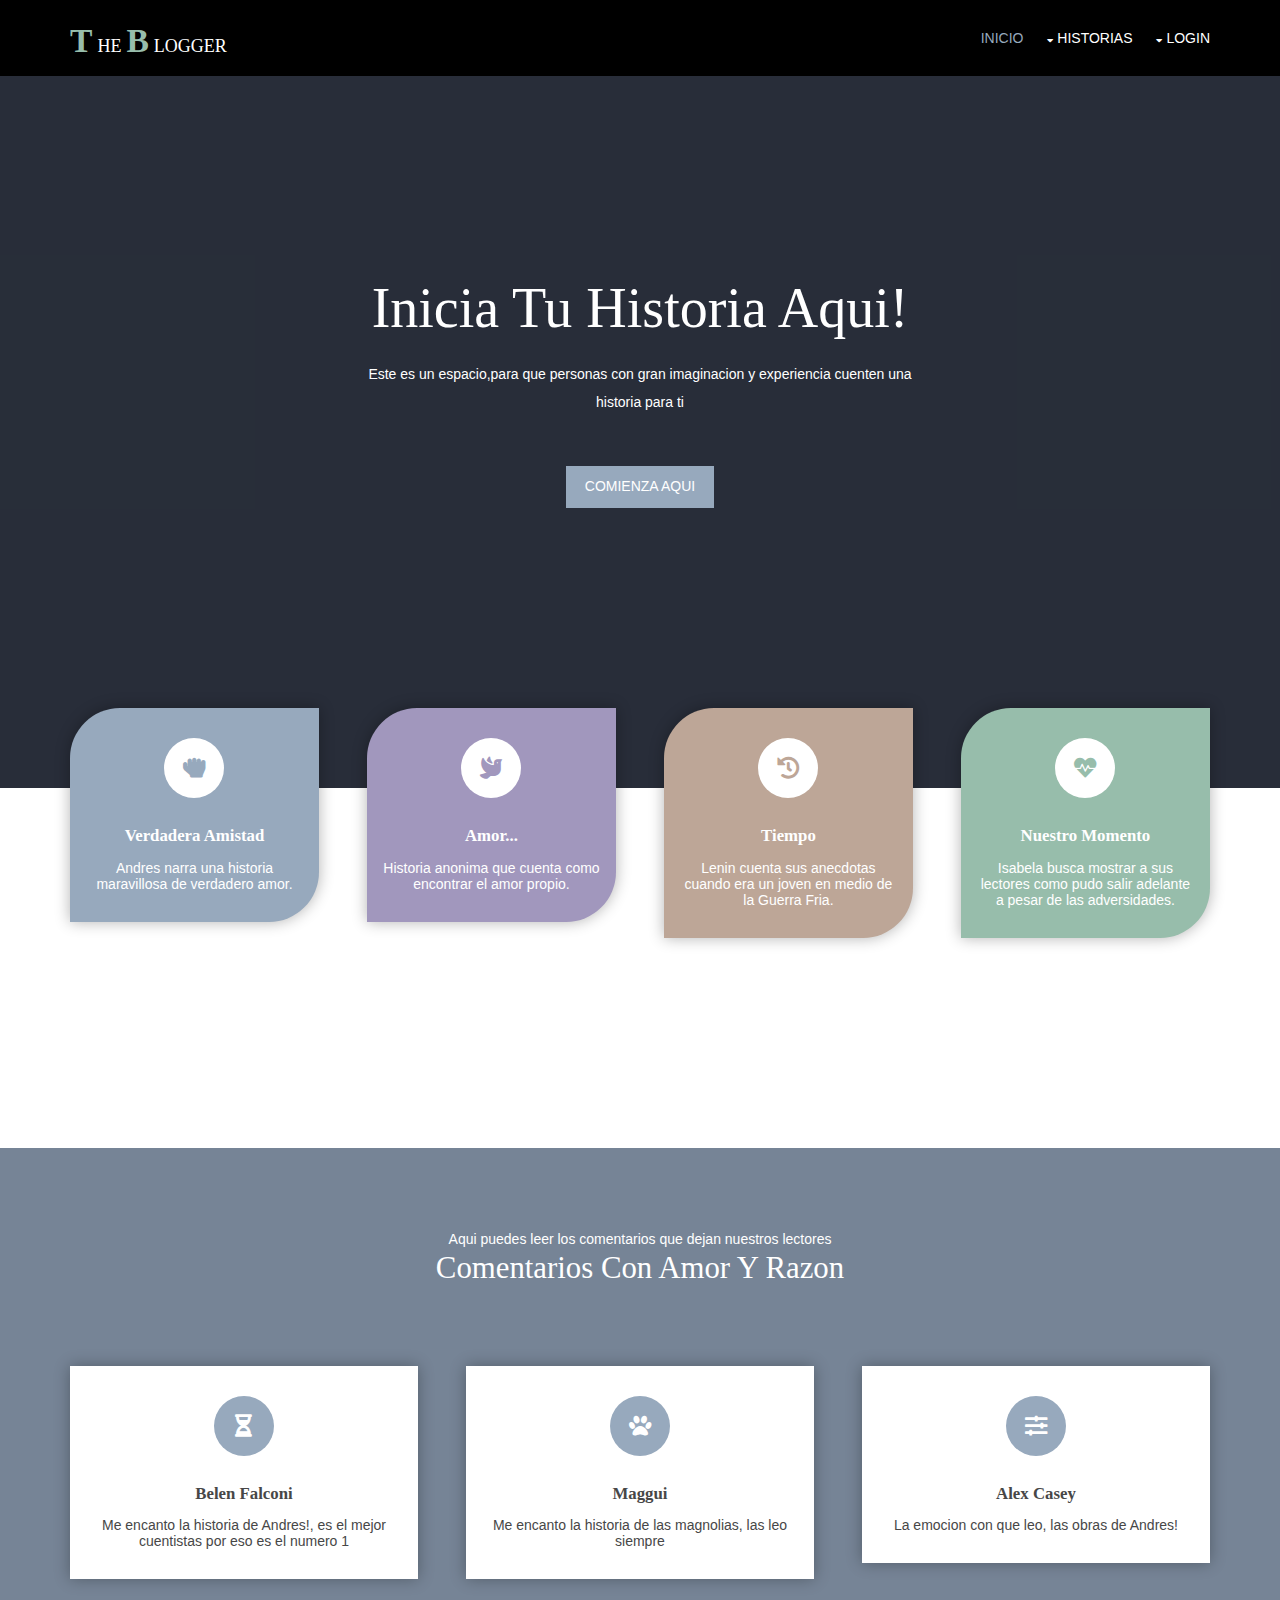
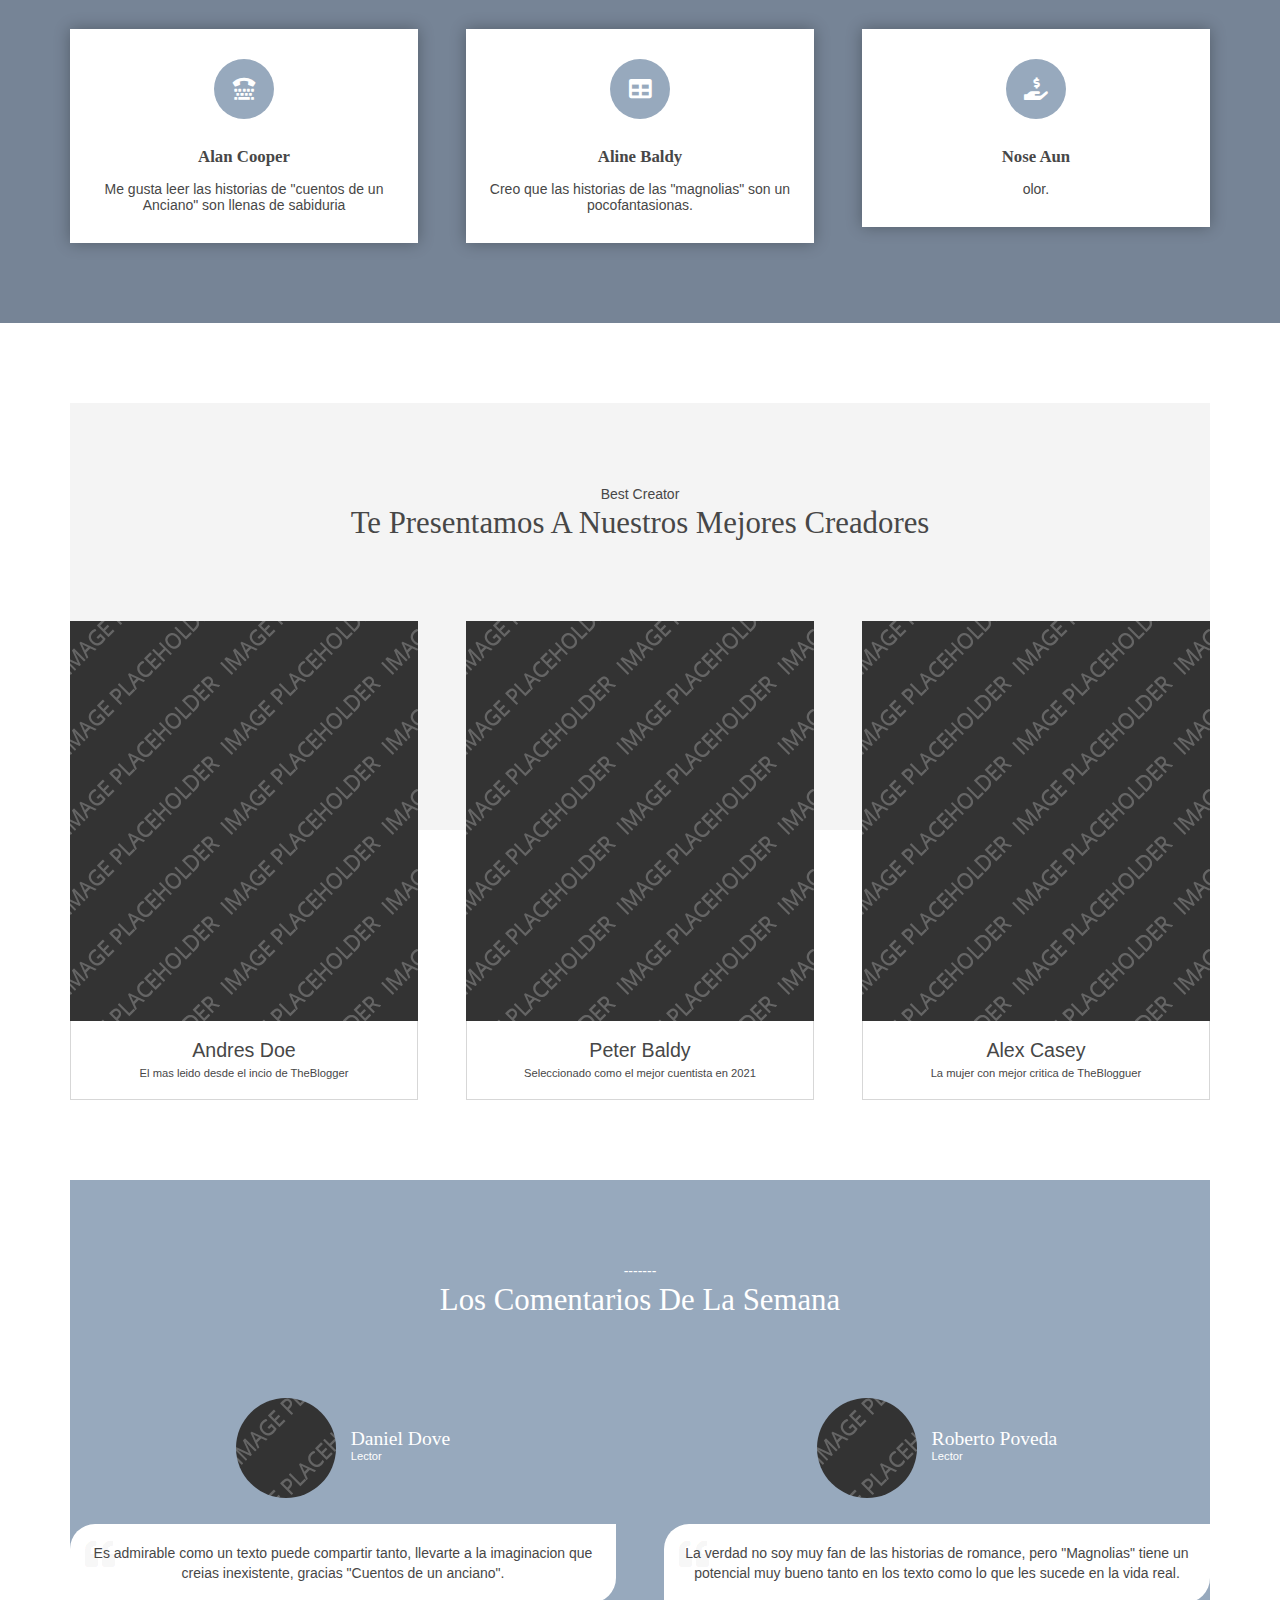
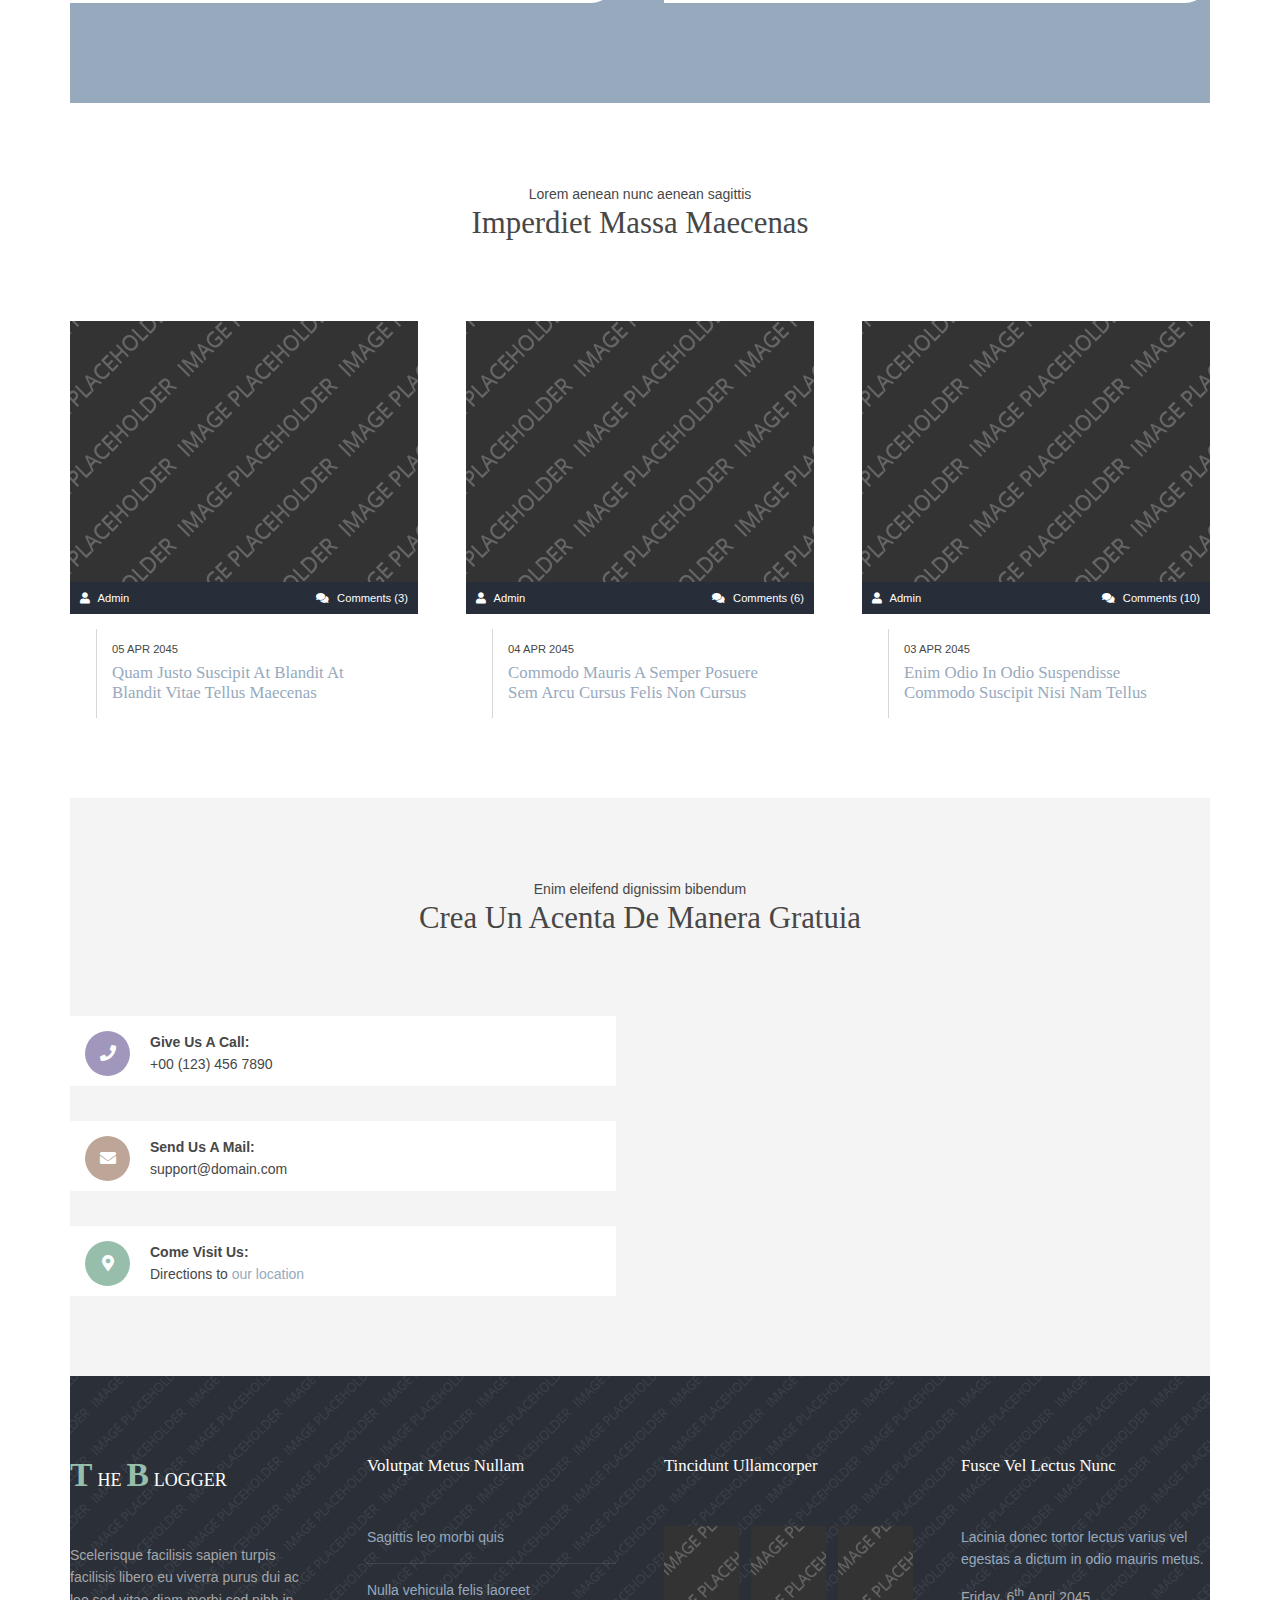
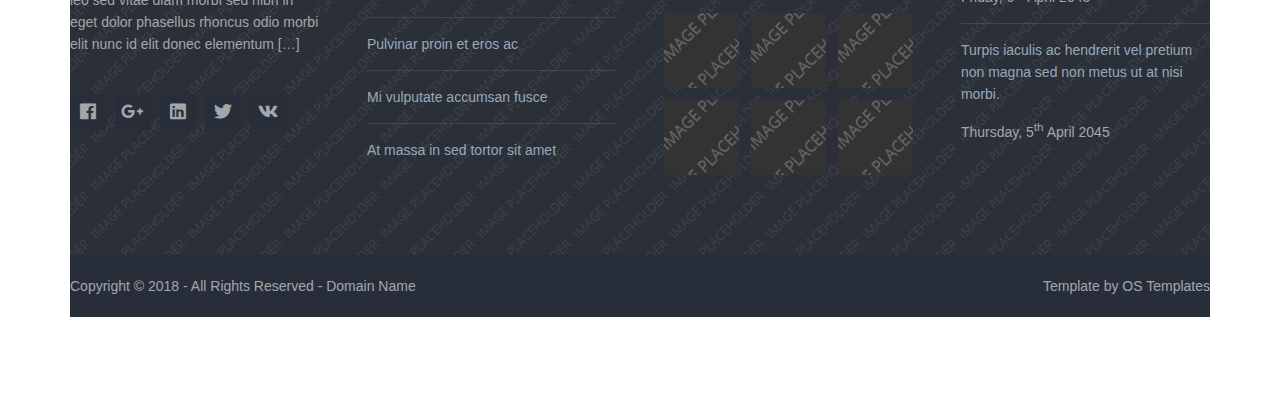
<file: WEB-PROYECTO-BLOG/WEB-FRONTEND-BLOG/chillaid/index.html>
<!DOCTYPE html>
<!--
Template Name: Chillaid
Author: <a href="https://www.os-templates.com/">OS Templates</a>
Author URI: https://www.os-templates.com/
Copyright: OS-Templates.com
Licence: Free to use under our free template licence terms
Licence URI: https://www.os-templates.com/template-terms
-->
<html lang="">
<!-- To declare your language - read more here: https://www.w3.org/International/questions/qa-html-language-declarations -->

<head>
  <title>TheBloger</title>
  <meta charset="utf-8">
  <meta name="viewport" content="width=device-width, initial-scale=1.0, maximum-scale=1.0, user-scalable=no">
  <link href="layout/styles/layout.css" rel="stylesheet" type="text/css" media="all">
</head>

<body id="top">
  <!-- ################################################################################################ -->
  <!-- ################################################################################################ -->
  <!-- ################################################################################################ -->
  <div class="wrapper row1">
    <header id="header" class="hoc clear">
      <div id="logo" class="fl_left">
        <!-- ################################################################################################ -->
        <h1 class="logoname"><a href="index.html">The<span>B</span>logger</a></h1>
        <!-- ################################################################################################ -->
      </div>
      <nav id="mainav" class="fl_right">
        <!-- ################################################################################################ -->
        <ul class="clear">
          <li class="active"><a href="index.html">Inicio</a></li>
          <li><a class="drop" href="#">Historias</a>
            <ul>
              <li><a href="pages/gallery.html">Terror</a></li>
              <li><a href="pages/full-width.html">Suspenso</a></li>
              <li><a href="pages/sidebar-left.html">Romance</a></li>
              <!-- <li><a href="pages/sidebar-right.html">Sidebar Right</a></li>
            <li><a href="pages/basic-grid.html">Basic Grid</a></li>
            <li><a href="pages/font-icons.html">Font Icons</a></li> -->
            </ul>
          </li>
          <li><a class="drop" href="#">Login</a>
            <ul>
              <li><a href="pages/creator-form.html">Creator</a></li>
              <li><a href="pages/user-form.html">Reader- user</a></li>
            </ul>
          </li>
      </nav>
    </header>
  </div>
  <!-- ################################################################################################ -->
  <div class="bgded overlay" style="background-image:url('https://images.unsplash.com/photo-1507842217343-583bb7270b66?ixid=MnwxMjA3fDB8MHxzZWFyY2h8NXx8Ym9va3NoZWxmfGVufDB8fDB8fA%3D%3D&ixlib=rb-1.2.1&w=1000&q=80');">
    <div id="pageintro" class="hoc clear">
      <!-- ################################################################################################ -->
      <article>
        <h3 class="heading">Inicia tu historia Aqui!</h3>
        <p>Este es un espacio,para que personas con gran imaginacion y experiencia cuenten una historia para ti</p>
        <footer><a class="btn" href="#">Comienza Aqui</a></footer>
      </article>
      <!-- ################################################################################################ -->
    </div>
  </div>
  <!-- ################################################################################################ -->
  <!-- ################################################################################################ -->
  <!-- ################################################################################################ -->
  <div class="wrapper row3">
    <main class="hoc container clear">
      <!-- main body -->
      <!-- ################################################################################################ -->
      <section id="introblocks">
        <ul class="nospace group btmspace-80 elements elements-four">
          <li class="one_quarter">
            <article><a href="#"><i class="fas fa-hand-rock"></i></a>
              <h6 class="heading">Verdadera Amistad</h6>
              <p>Andres narra una historia maravillosa de verdadero amor.</p>
            </article>
          </li>
          <li class="one_quarter">
            <article><a href="#"><i class="fas fa-dove"></i></a>
              <h6 class="heading">Amor...</h6>
              <p>Historia anonima que cuenta como encontrar el amor propio.</p>
            </article>
          </li>
          <li class="one_quarter">
            <article><a href="#"><i class="fas fa-history"></i></a>
              <h6 class="heading">Tiempo</h6>
              <p>Lenin cuenta sus anecdotas cuando era un joven en medio de la Guerra Fria.</p>
            </article>
          </li>
          <li class="one_quarter">
            <article><a href="#"><i class="fas fa-heartbeat"></i></a>
              <h6 class="heading">Nuestro momento</h6>
              <p>Isabela busca mostrar a sus lectores como pudo salir adelante a pesar de las adversidades.</p>
            </article>
          </li>
        </ul>
      </section>
      <!-- ################################################################################################ 
      <section class="group shout">
        <figure class="one_half first"><img src="images/demo/546x356.png" alt="">
          <figcaption class="heading"><a href="#">#1 Cuentos de un anciano</a></figcaption>
        </figure>
        <figure class="one_half"><img src="images/demo/546x356.png" alt="">
          <figcaption class="heading"><a href="#">#2 Para mis lectores</a></figcaption>
        </figure>
      </section>
      ################################################################################################ -->
      <!-- / main body -->
      <div class="clear"></div>
    </main>
  </div>
  <!-- ################################################################################################ -->
  <!-- ################################################################################################ -->
  <!-- ################################################################################################ -->
  <div class="bgded overlay light" style="background-image:url('https://i.pinimg.com/originals/74/42/df/7442df453f2197f67249ab1b49ebb44b.jpg');">
    <section id="services" class="hoc container clear">
      <!-- ################################################################################################ -->
      <div class="sectiontitle">
        <p class="nospace font-xs">Aqui puedes leer los comentarios que dejan nuestros lectores</p>
        <h6 class="heading font-x2">Comentarios con amor y razon</h6>
      </div>
      <ul class="nospace group elements elements-three">
        <li class="one_third">
          <article><a href="#"><i class="fas fa-hourglass-half"></i></a>
            <h6 class="heading">Belen Falconi</h6>
            <p>Me encanto la historia de Andres!, es el mejor cuentistas por eso es el numero 1</p>
          </article>
        </li>
        <li class="one_third">
          <article><a href="#"><i class="fas fa-paw"></i></a>
            <h6 class="heading">Maggui</h6>
            <p>Me encanto la historia de las magnolias, las leo siempre</p>
          </article>
        </li>
        <li class="one_third">
          <article><a href="#"><i class="fas fa-sliders-h"></i></a>
            <h6 class="heading">Alex Casey</h6>
            <p>La emocion con que leo, las obras de Andres!</p>
          </article>
        </li>
        <li class="one_third">
          <article><a href="#"><i class="fas fa-tty"></i></a>
            <h6 class="heading">Alan Cooper</h6>
            <p>Me gusta leer las historias de "cuentos de un Anciano" son llenas de sabiduria</p>
          </article>
        </li>
        <li class="one_third">
          <article><a href="#"><i class="fas fa-table"></i></a>
            <h6 class="heading">Aline Baldy</h6>
            <p>Creo que las historias de las "magnolias" son un pocofantasionas.</p>
          </article>
        </li>
        <li class="one_third">
          <article><a href="#"><i class="fas fa-hand-holding-usd"></i></a>
            <h6 class="heading">Nose aun</h6>
            <p>olor.</p>
          </article>
        </li>
      </ul>
      <!-- ################################################################################################ -->
    </section>
  </div>
  <!-- ################################################################################################ -->
  <!-- ################################################################################################ -->
  <!-- ################################################################################################ -->
  <div class="wrapper row3">
    <section class="hoc container clear">
      <!-- ################################################################################################ -->
      <!-- <div class="sectiontitle">
      <p class="nospace font-xs">Rutrum erat nec mollis augue mauris</p>
      <h6 class="heading font-x2">Ac pede phasellus commodo</h6>
    </div>
    <ul class="pr-charts nospace group center">
      <li class="pr-chart-ctrl" data-animate="false">
        <div class="pr-chart" data-percent="25"><i></i></div>
        <p>Porttitor</p>
      </li>
      <li class="pr-chart-ctrl" data-animate="false">
        <div class="pr-chart" data-percent="50"><i></i></div>
        <p>Condimentum</p>
      </li>
      <li class="pr-chart-ctrl" data-animate="false">
        <div class="pr-chart" data-percent="75"><i></i></div>
        <p>Sollicitudin</p>
      </li>
      <li class="pr-chart-ctrl" data-animate="false">
        <div class="pr-chart" data-percent="100"><i></i></div>
        <p>Venenatis</p>
      </li> 
    </ul>

  </section>
</div> -->
      <!-- ################################################################################################ -->
      <!-- ################################################################################################ -->
      <!-- CONTEINER -->
      <div class="wrapper gradient">
        <div class="hoc container clear"> 
          <!-- ################################################################################################ -->
          <div class="sectiontitle"> 
            <p class="nospace font-xs">Best Creator</p>
            <h6 class="heading font-x2">Te presentamos a nuestros mejores Creadores</h6>
          </div>
          <ul class="nospace group team">
            <li class="one_third first">
              <figure><a class="imgover" href="#"><img src="images/demo/348x400.png" alt=""></a>
                <figcaption><strong>Andres Doe</strong> <em>El mas leido desde el incio de TheBlogger</em></figcaption>
              </figure>
            </li>
            <li class="one_third">
              <figure><a class="imgover" href="#"><img src="images/demo/348x400.png" alt=""></a>
                <figcaption><strong>Peter Baldy</strong> <em>Seleccionado como el mejor cuentista en 2021</em>
                </figcaption>
              </figure>
            </li>
            <li class="one_third">
              <figure><a class="imgover" href="#"><img src="images/demo/348x400.png" alt=""></a>
                <figcaption><strong>Alex Casey</strong> <em>La mujer con mejor critica de TheBlogguer</em></figcaption>
              </figure>
            </li>
          </ul>
          <!-- ################################################################################################ -->
        </div>
      </div>
      <!-- ################################################################################################ -->
      <!-- ################################################################################################ -->
      <!-- ################################################################################################ -->
      <div class="wrapper coloured">
        <section id="testimonials" class="hoc container clear">
          <!-- ################################################################################################ -->
          <div class="sectiontitle">
            <p class="nospace font-xs">-------</p>
            <h6 class="heading font-x2">Los comentarios de la semana</h6>
          </div>
          <article class="one_half first">
            <figure class="clear"><img src="images/demo/100x100.png" alt="">
              <figcaption>
                <h6 class="heading">Daniel Dove</h6>
                <em>Lector</em>
              </figcaption>
            </figure>
            <blockquote>Es admirable como un texto puede compartir tanto, llevarte a la imaginacion que creias
              inexistente, gracias "Cuentos de un anciano".</blockquote>
          </article>
          <article class="one_half">
            <figure class="clear"><img src="images/demo/100x100.png" alt="">
              <figcaption>
                <h6 class="heading">Roberto Poveda</h6>
                <em>Lector</em>
              </figcaption>
            </figure>
            <blockquote>La verdad no soy muy fan de las historias de romance, pero "Magnolias" tiene un potencial muy
              bueno tanto en los texto como lo que les sucede en la vida real.</blockquote>
          </article>
          <!-- ################################################################################################ -->
        </section>
      </div>
      <!-- ################################################################################################ -->
      <!-- ################################################################################################ -->
      <!-- ################################################################################################ -->
      <div class="wrapper row3">
        <section class="hoc container clear">
          <!-- ################################################################################################ -->
          <div class="sectiontitle">
            <p class="nospace font-xs">Lorem aenean nunc aenean sagittis</p>
            <h6 class="heading font-x2">Imperdiet massa maecenas</h6>
          </div>
          <ul id="latest" class="nospace group">
            <li class="one_third first">
              <article><a class="imgover" href="#"><img src="images/demo/348x261.png" alt=""></a>
                <ul class="nospace meta clear">
                  <li><i class="fas fa-user"></i> <a href="#">Admin</a></li>
                  <li><i class="fas fa-comments"></i> <a href="#">Comments (3)</a></li>
                </ul>
                <div class="excerpt">
                  <time datetime="2045-04-05T08:15+00:00">05 Apr 2045</time>
                  <p class="heading"><a href="#">Quam justo suscipit at blandit at blandit vitae tellus maecenas</a></p>
                </div>
              </article>
            </li>
            <li class="one_third">
              <article><a class="imgover" href="#"><img src="images/demo/348x261.png" alt=""></a>
                <ul class="nospace meta clear">
                  <li><i class="fas fa-user"></i> <a href="#">Admin</a></li>
                  <li><i class="fas fa-comments"></i> <a href="#">Comments (6)</a></li>
                </ul>
                <div class="excerpt">
                  <time datetime="2045-04-04T08:15+00:00">04 Apr 2045</time>
                  <p class="heading"><a href="#">Commodo mauris a semper posuere sem arcu cursus felis non cursus</a>
                  </p>
                </div>
              </article>
            </li>
            <li class="one_third">
              <article><a class="imgover" href="#"><img src="images/demo/348x261.png" alt=""></a>
                <ul class="nospace meta clear">
                  <li><i class="fas fa-user"></i> <a href="#">Admin</a></li>
                  <li><i class="fas fa-comments"></i> <a href="#">Comments (10)</a></li>
                </ul>
                <div class="excerpt">
                  <time datetime="2045-04-03T08:15+00:00">03 Apr 2045</time>
                  <p class="heading"><a href="#">Enim odio in odio suspendisse commodo suscipit nisi nam tellus</a></p>
                </div>
              </article>
            </li>
          </ul>
          <!-- ################################################################################################ -->
        </section>
      </div>
      <!-- ################################################################################################ -->
      <!-- ################################################################################################ -->
      <!-- ################################################################################################ -->
      <div class="wrapper row2">
        <section id="ctdetails" class="hoc container clear">
          <!-- ################################################################################################ -->
          <div class="sectiontitle">
            <p class="nospace font-xs">Enim eleifend dignissim bibendum</p>
            <h6 class="heading font-x2">Crea un acenta de manera gratuia</h6>
          </div>
          <figure class="one_half first">
            <ul class="nospace clear">
              <li class="block clear"><a href="#"><i class="fas fa-phone"></i></a> <span><strong>Give us a
                    call:</strong> +00 (123) 456 7890</span></li>
              <li class="block clear"><a href="#"><i class="fas fa-envelope"></i></a> <span><strong>Send us a
                    mail:</strong> support@domain.com</span></li>
              <li class="block clear"><a href="#"><i class="fas fa-map-marker-alt"></i></a> <span><strong>Come visit
                    us:</strong> Directions to <a href="#">our location</a></span></li>
            </ul>
          </figure>
          <!-- <article class="one_half">
      <h6 class="heading">Put your information</h6>
      <p class="nospace btmspace-15">Create</p>
      <form action="#" method="post">
        <fieldset>
          <legend>Newsletter:</legend>
          <input type="text" value="" placeholder="Name" maxlength="15" minlength="3"required>
          <input type="text" value="" placeholder="Username" maxlength="15" minlength="2"required>
          <input type="text" value="" placeholder="Email" maxlength="30" minlength="7"required>
          <input type="password" value="" placeholder="Password" maxlength="30" required>
          <button type="submit" value="submit">Create Account</button>
        </fieldset>
      </form>
    </article> -->
          <!-- ################################################################################################ -->
        </section>
      </div>
      <!-- ################################################################################################ -->
      <!-- ################################################################################################ -->
      <!-- ################################################################################################ -->
      <div class="bgded overlay row4" style="background-image:url('images/demo/backgrounds/01.png');">
        <footer id="footer" class="hoc clear">
          <!-- ################################################################################################ -->
          <div class="one_quarter first">
            <h1 class="logoname"><a href="index.html">The<span>B</span>logger</a></h1>
            <p>Scelerisque facilisis sapien turpis facilisis libero eu viverra purus dui ac leo sed vitae diam morbi sed
              nibh in eget dolor phasellus rhoncus odio morbi elit nunc id elit donec elementum [<a
                href="#">&hellip;</a>]</p>
            <ul class="faico clear">
              <li><a class="faicon-facebook" href="#"><i class="fab fa-facebook"></i></a></li>
              <li><a class="faicon-google-plus" href="#"><i class="fab fa-google-plus-g"></i></a></li>
              <li><a class="faicon-linkedin" href="#"><i class="fab fa-linkedin"></i></a></li>
              <li><a class="faicon-twitter" href="#"><i class="fab fa-twitter"></i></a></li>
              <li><a class="faicon-vk" href="#"><i class="fab fa-vk"></i></a></li>
            </ul>
          </div>
          <div class="one_quarter">
            <h6 class="heading">Volutpat metus nullam</h6>
            <ul class="nospace linklist">
              <li><a href="#">Sagittis leo morbi quis</a></li>
              <li><a href="#">Nulla vehicula felis laoreet</a></li>
              <li><a href="#">Pulvinar proin et eros ac</a></li>
              <li><a href="#">Mi vulputate accumsan fusce</a></li>
              <li><a href="#">At massa in sed tortor sit amet</a></li>
            </ul>
          </div>
          <div class="one_quarter">
            <h6 class="heading">Tincidunt ullamcorper</h6>
            <ul class="nospace clear latestimg">
              <li><a class="imgover" href="#"><img src="images/demo/100x100.png" alt=""></a></li>
              <li><a class="imgover" href="#"><img src="images/demo/100x100.png" alt=""></a></li>
              <li><a class="imgover" href="#"><img src="images/demo/100x100.png" alt=""></a></li>
              <li><a class="imgover" href="#"><img src="images/demo/100x100.png" alt=""></a></li>
              <li><a class="imgover" href="#"><img src="images/demo/100x100.png" alt=""></a></li>
              <li><a class="imgover" href="#"><img src="images/demo/100x100.png" alt=""></a></li>
              <li><a class="imgover" href="#"><img src="images/demo/100x100.png" alt=""></a></li>
              <li><a class="imgover" href="#"><img src="images/demo/100x100.png" alt=""></a></li>
              <li><a class="imgover" href="#"><img src="images/demo/100x100.png" alt=""></a></li>
            </ul>
          </div>
          <div class="one_quarter">
            <h6 class="heading">Fusce vel lectus nunc</h6>
            <ul class="nospace linklist">
              <li>
                <article>
                  <p class="nospace btmspace-10"><a href="#">Lacinia donec tortor lectus varius vel egestas a dictum in
                      odio mauris metus.</a></p>
                  <time class="block font-xs" datetime="2045-04-06">Friday, 6<sup>th</sup> April 2045</time>
                </article>
              </li>
              <li>
                <article>
                  <p class="nospace btmspace-10"><a href="#">Turpis iaculis ac hendrerit vel pretium non magna sed non
                      metus ut at nisi morbi.</a></p>
                  <time class="block font-xs" datetime="2045-04-05">Thursday, 5<sup>th</sup> April 2045</time>
                </article>
              </li>
            </ul>
          </div>
          <!-- ################################################################################################ -->
        </footer>
      </div>
      <!-- ################################################################################################ -->
      <!-- ################################################################################################ -->
      <!-- ################################################################################################ -->
      <div class="wrapper row5">
        <div id="copyright" class="hoc clear">
          <!-- ################################################################################################ -->
          <p class="fl_left">Copyright &copy; 2018 - All Rights Reserved - <a href="#">Domain Name</a></p>
          <p class="fl_right">Template by <a target="_blank" href="https://www.os-templates.com/"
              title="Free Website Templates">OS Templates</a></p>
          <!-- ################################################################################################ -->
        </div>
      </div>
      <!-- ################################################################################################ -->
      <!-- ################################################################################################ -->
      <!-- ################################################################################################ -->
      <a id="backtotop" href="#top"><i class="fas fa-chevron-up"></i></a>
      <!-- JAVASCRIPTS -->
      <script src="layout/scripts/jquery.min.js"></script>
      <script src="layout/scripts/jquery.backtotop.js"></script>
      <script src="layout/scripts/jquery.mobilemenu.js"></script>
      <!-- Homepage specific -->
      <script src="layout/scripts/jquery.easypiechart.min.js"></script>
      <!-- / Homepage specific -->
</body>

</html>
</file>
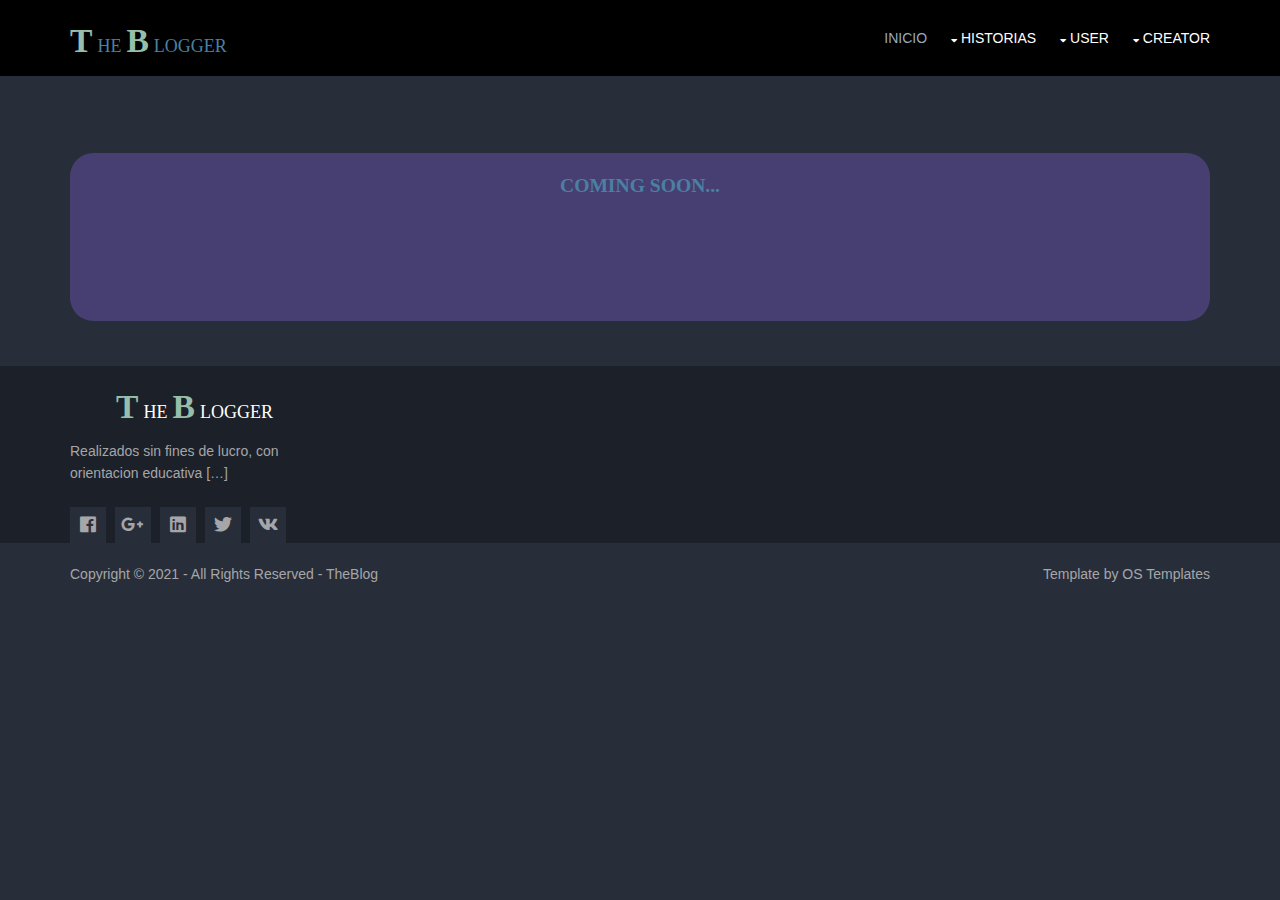
<file: WEB-FRONTEND-BLOG/chillaid/pages/action-story.html>
<!DOCTYPE html>
<html lang="en">

<head>
    <title>ACTION</title>
    <meta charset="utf-8">
    <meta name="viewport" content="width=device-width, initial-scale=1.0, maximum-scale=1.0, user-scalable=no">
    <link href="../layout/styles/layout.css" rel="stylesheet" type="text/css" media="all">
    <link href="../layout/styles/styles-creator.css" rel="stylesheet" type="text/css" media="all">
</head>

<body>
    <div class="wrapper row1">
        <header id="header" class="hoc clear">
            <div id="logo" class="fl_left">
                <!-- ################################################################################################ -->
                <h1 class="logoname"><a href="../index.html">The<span>B</span>logger</a></h1>
                <!-- ################################################################################################ -->
            </div>
            <nav id="mainav" class="fl_right">
                <!-- ################################################################################################ -->
                <ul class="clear">
                    <li class="active"><a href="../index.html">Inicio</a></li>
                    <li><a class="drop" href="#">Historias</a>
                        <ul>
                            <li><a href="../pages/horror-story.html">Horror</a></li>
                            <li><a href="#">Action</a></li>
                            <li><a href="../pages/romance-story.html">Romance</a></li>
                        </ul>
                    </li>
                    <li><a class="drop" href="#">User</a>
                        <ul>
                            <!-- <li><a href="pages/creator-form.html">Creator</a></li>-->
                            <li><a href="../pages/user-form.html">User Register</a></li>
                            <li><a href="../pages/user-login.html">Login</a></li>
                        </ul>
                    </li>
                    <li><a class="drop" href="#">Creator</a>
                        <ul>
                            <li><a href="../pages/creator-form.html">Creator Register</a></li>
                            <li><a href="../pages/creator-login.html">Login</a></li>
                        </ul>

                    </li>
            </nav>
        </header>
    </div>
    <div style="background-image:url('https://i.pinimg.com/originals/74/42/df/7442df453f2197f67249ab1b49ebb44b.jpg');">
        <section class="hoc container clear">
    </div><br><br>
    <div class="hoc clear"
        style="background: rgb(71, 63, 114);padding-left: 10ch;padding-right: 10ch;text-align: justify;border-radius: 3ch;">
        <br>
        <h1><b> COMING SOON...</b></h1>
        <p>
            <br>
        </p>
        <br><br><br>
    </div>
    </section>
    </div>
    <br><br>
</body>
<div class="bgded overlay row4"
    style="background-image:url('https://images.unsplash.com/photo-1507842217343-583bb7270b66?ixid=MnwxMjA3fDB8MHxzZWFyY2h8NXx8Ym9va3NoZWxmfGVufDB8fDB8fA%3D%3D&ixlib=rb-1.2.1&w=1000&q=80');"">
    <footer id=" footer" class="hoc clear">
    <!-- ################################################################################################ -->
    <div class="one_quarter first">
        <br>
        <h1 class="logoname"><a href="index.html">The<span>B</span>logger</a></h1>
        <p>Realizados sin fines de lucro, con orientacion educativa [<a href="#">&hellip;</a>]
        </p>
        <ul class="faico clear">
            <li><a class="faicon-facebook" href="#"><i class="fab fa-facebook"></i></a></li>
            <li><a class="faicon-google-plus" href="#"><i class="fab fa-google-plus-g"></i></a></li>
            <li><a class="faicon-linkedin" href="#"><i class="fab fa-linkedin"></i></a></li>
            <li><a class="faicon-twitter" href="#"><i class="fab fa-twitter"></i></a></li>
            <li><a class="faicon-vk" href="#"><i class="fab fa-vk"></i></a></li>
        </ul>
    </div>
    </footer>
</div>
<div class="wrapper row5">
    <div id="copyright" class="hoc clear">
        <!-- ################################################################################################ -->
        <p class="fl_left">Copyright &copy; 2021 - All Rights Reserved - <a href="#">TheBlog</a></p>
        <p class="fl_right">Template by <a target="_blank" href="https://www.os-templates.com/"
                title="Free Website Templates">OS Templates</a></p>
        <!-- ################################################################################################ -->
    </div>
</div>
<a id="backtotop" href="#top"><i class="fas fa-chevron-up"></i></a>
<!-- JAVASCRIPTS -->
<script src="../layout/scripts/jquery.min.js"></script>
<script src="../layout/scripts/jquery.backtotop.js"></script>
<script src="../layout/scripts/jquery.mobilemenu.js"></script>
<!-- Homepage specific -->
<script src="../layout/scripts/jquery.easypiechart.min.js"></script>

</html>
</file>
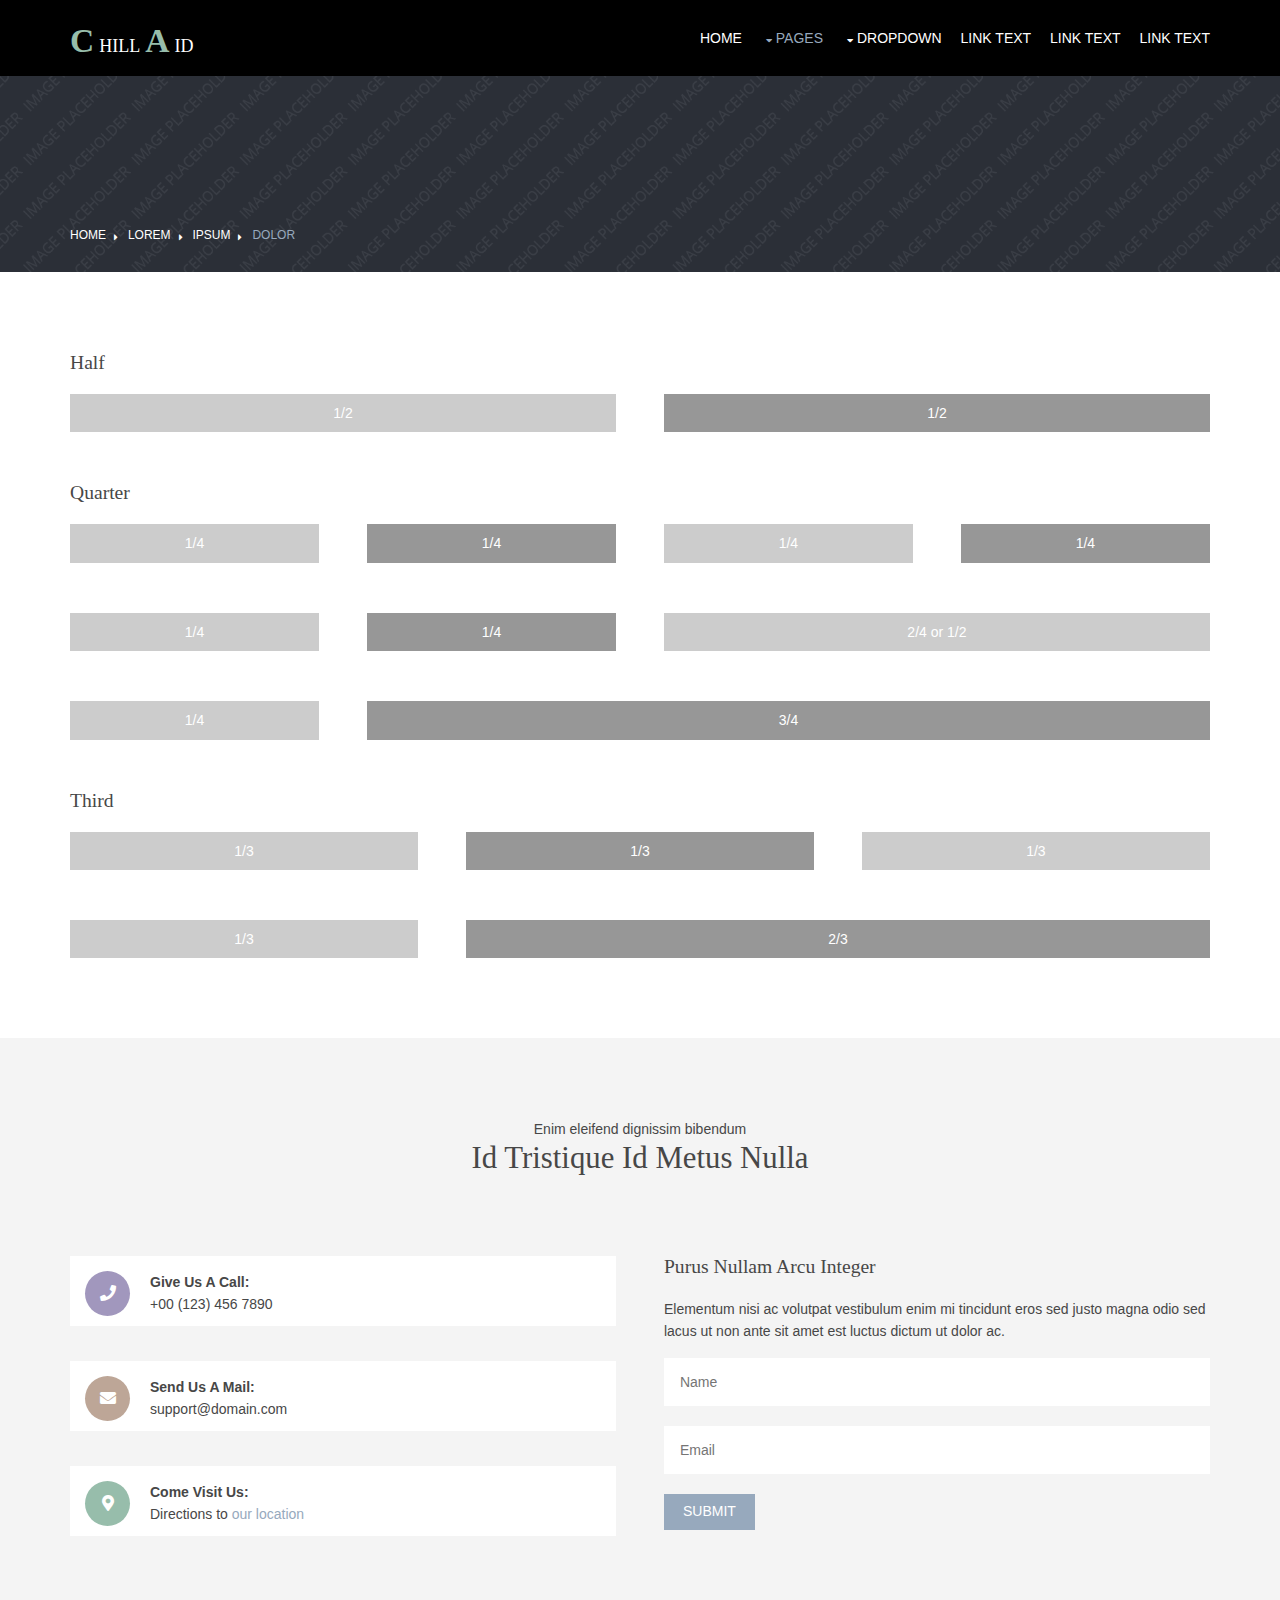
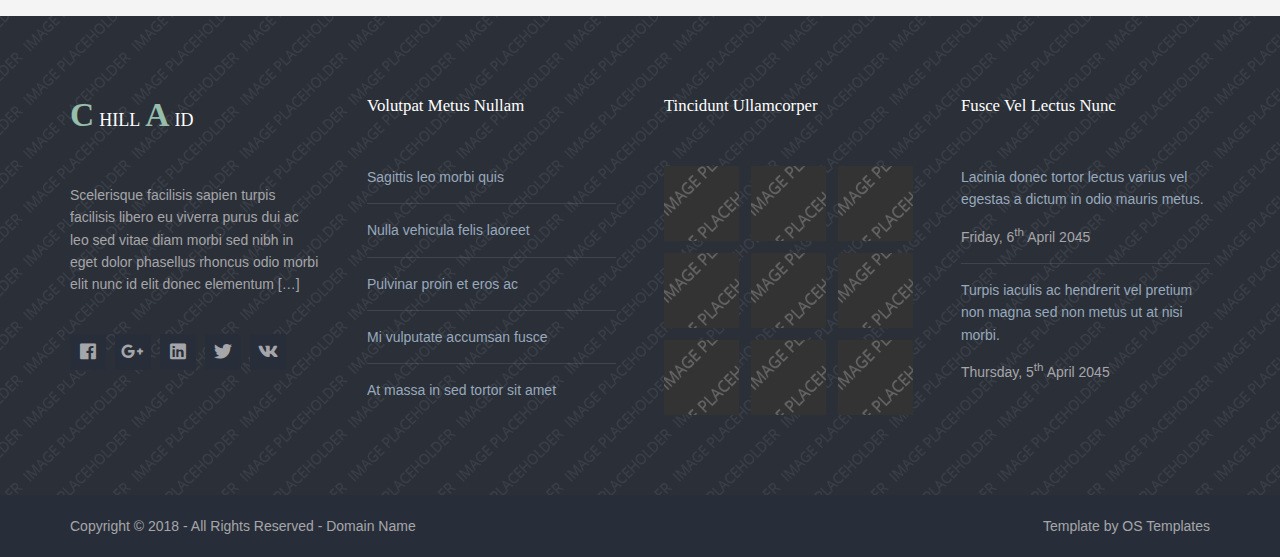
<file: WEB-FRONTEND-BLOG/chillaid/pages/basic-grid.html>
<!DOCTYPE html>
<!--
Template Name: Chillaid
Author: <a href="https://www.os-templates.com/">OS Templates</a>
Author URI: https://www.os-templates.com/
Copyright: OS-Templates.com
Licence: Free to use under our free template licence terms
Licence URI: https://www.os-templates.com/template-terms
-->
<html lang="">
<!-- To declare your language - read more here: https://www.w3.org/International/questions/qa-html-language-declarations -->
<head>
<title>Chillaid | Pages | Basic Grid</title>
<meta charset="utf-8">
<meta name="viewport" content="width=device-width, initial-scale=1.0, maximum-scale=1.0, user-scalable=no">
<link href="../layout/styles/layout.css" rel="stylesheet" type="text/css" media="all">
<style type="text/css">
/* DEMO ONLY */
.container .demo{text-align:center;}
.container .demo div{padding:8px 0;}
.container .demo div:nth-child(odd){color:#FFFFFF; background:#CCCCCC;}
.container .demo div:nth-child(even){color:#FFFFFF; background:#979797;}
@media screen and (max-width:900px){.container .demo div{margin-bottom:0;}}
/* DEMO ONLY */
</style>
</head>
<body id="top">
<!-- ################################################################################################ -->
<!-- ################################################################################################ -->
<!-- ################################################################################################ -->
<div class="wrapper row1">
  <header id="header" class="hoc clear">
    <div id="logo" class="fl_left"> 
      <!-- ################################################################################################ -->
      <h1 class="logoname"><a href="../index.html">Chill<span>a</span>id</a></h1>
      <!-- ################################################################################################ -->
    </div>
    <nav id="mainav" class="fl_right"> 
      <!-- ################################################################################################ -->
      <ul class="clear">
        <li><a href="../index.html">Home</a></li>
        <li class="active"><a class="drop" href="#">Pages</a>
          <ul>
            <li><a href="gallery.html">Gallery</a></li>
            <li><a href="full-width.html">Full Width</a></li>
            <li><a href="sidebar-left.html">Sidebar Left</a></li>
            <li><a href="sidebar-right.html">Sidebar Right</a></li>
            <li class="active"><a href="basic-grid.html">Basic Grid</a></li>
            <li><a href="font-icons.html">Font Icons</a></li>
          </ul>
        </li>
        <li><a class="drop" href="#">Dropdown</a>
          <ul>
            <li><a href="#">Level 2</a></li>
            <li><a class="drop" href="#">Level 2 + Drop</a>
              <ul>
                <li><a href="#">Level 3</a></li>
                <li><a href="#">Level 3</a></li>
                <li><a href="#">Level 3</a></li>
              </ul>
            </li>
            <li><a href="#">Level 2</a></li>
          </ul>
        </li>
        <li><a href="#">Link Text</a></li>
        <li><a href="#">Link Text</a></li>
        <li><a href="#">Link Text</a></li>
      </ul>
      <!-- ################################################################################################ -->
    </nav>
  </header>
</div>
<!-- ################################################################################################ -->
<!-- ################################################################################################ -->
<!-- ################################################################################################ -->
<div class="bgded overlay" style="background-image:url('../images/demo/backgrounds/01.png');">
  <div id="breadcrumb" class="hoc clear"> 
    <!-- ################################################################################################ -->
    <ul>
      <li><a href="#">Home</a></li>
      <li><a href="#">Lorem</a></li>
      <li><a href="#">Ipsum</a></li>
      <li><a href="#">Dolor</a></li>
    </ul>
    <!-- ################################################################################################ -->
  </div>
</div>
<!-- ################################################################################################ -->
<!-- ################################################################################################ -->
<!-- ################################################################################################ -->
<div class="wrapper row3">
  <main class="hoc container clear"> 
    <!-- main body -->
    <!-- ################################################################################################ -->
    <div class="content"> 
      <!-- ################################################################################################ -->
      <h2>Half</h2>
      <!-- ################################################################################################ -->
      <div class="group btmspace-50 demo">
        <div class="one_half first">1/2</div>
        <div class="one_half">1/2</div>
      </div>
      <!-- ################################################################################################ -->
      <h2>Quarter</h2>
      <!-- ################################################################################################ -->
      <div class="group btmspace-50 demo">
        <div class="one_quarter first">1/4</div>
        <div class="one_quarter">1/4</div>
        <div class="one_quarter">1/4</div>
        <div class="one_quarter">1/4</div>
      </div>
      <div class="group btmspace-50 demo">
        <div class="one_quarter first">1/4</div>
        <div class="one_quarter">1/4</div>
        <div class="two_quarter">2/4 or 1/2</div>
      </div>
      <div class="group btmspace-50 demo">
        <div class="one_quarter first">1/4</div>
        <div class="three_quarter">3/4</div>
      </div>
      <!-- ################################################################################################ -->
      <h2>Third</h2>
      <!-- ################################################################################################ -->
      <div class="group btmspace-50 demo">
        <div class="one_third first">1/3</div>
        <div class="one_third">1/3</div>
        <div class="one_third">1/3</div>
      </div>
      <div class="group demo">
        <div class="one_third first">1/3</div>
        <div class="two_third">2/3</div>
      </div>
      <!-- ################################################################################################ -->
    </div>
    <!-- ################################################################################################ -->
    <!-- / main body -->
    <div class="clear"></div>
  </main>
</div>
<!-- ################################################################################################ -->
<!-- ################################################################################################ -->
<!-- ################################################################################################ -->
<div class="wrapper row2">
  <section id="ctdetails" class="hoc container clear"> 
    <!-- ################################################################################################ -->
    <div class="sectiontitle">
      <p class="nospace font-xs">Enim eleifend dignissim bibendum</p>
      <h6 class="heading font-x2">Id tristique id metus nulla</h6>
    </div>
    <figure class="one_half first">
      <ul class="nospace clear">
        <li class="block clear"><a href="#"><i class="fas fa-phone"></i></a> <span><strong>Give us a call:</strong> +00 (123) 456 7890</span></li>
        <li class="block clear"><a href="#"><i class="fas fa-envelope"></i></a> <span><strong>Send us a mail:</strong> support@domain.com</span></li>
        <li class="block clear"><a href="#"><i class="fas fa-map-marker-alt"></i></a> <span><strong>Come visit us:</strong> Directions to <a href="#">our location</a></span></li>
      </ul>
    </figure>
    <article class="one_half">
      <h6 class="heading">Purus nullam arcu integer</h6>
      <p class="nospace btmspace-15">Elementum nisi ac volutpat vestibulum enim mi tincidunt eros sed justo magna odio sed lacus ut non ante sit amet est luctus dictum ut dolor ac.</p>
      <form action="#" method="post">
        <fieldset>
          <legend>Newsletter:</legend>
          <input type="text" value="" placeholder="Name">
          <input type="text" value="" placeholder="Email">
          <button type="submit" value="submit">Submit</button>
        </fieldset>
      </form>
    </article>
    <!-- ################################################################################################ -->
  </section>
</div>
<!-- ################################################################################################ -->
<!-- ################################################################################################ -->
<!-- ################################################################################################ -->
<div class="bgded overlay row4" style="background-image:url('../images/demo/backgrounds/01.png');">
  <footer id="footer" class="hoc clear"> 
    <!-- ################################################################################################ -->
    <div class="one_quarter first">
      <h1 class="logoname"><a href="../index.html">Chill<span>a</span>id</a></h1>
      <p>Scelerisque facilisis sapien turpis facilisis libero eu viverra purus dui ac leo sed vitae diam morbi sed nibh in eget dolor phasellus rhoncus odio morbi elit nunc id elit donec elementum [<a href="#">&hellip;</a>]</p>
      <ul class="faico clear">
        <li><a class="faicon-facebook" href="#"><i class="fab fa-facebook"></i></a></li>
        <li><a class="faicon-google-plus" href="#"><i class="fab fa-google-plus-g"></i></a></li>
        <li><a class="faicon-linkedin" href="#"><i class="fab fa-linkedin"></i></a></li>
        <li><a class="faicon-twitter" href="#"><i class="fab fa-twitter"></i></a></li>
        <li><a class="faicon-vk" href="#"><i class="fab fa-vk"></i></a></li>
      </ul>
    </div>
    <div class="one_quarter">
      <h6 class="heading">Volutpat metus nullam</h6>
      <ul class="nospace linklist">
        <li><a href="#">Sagittis leo morbi quis</a></li>
        <li><a href="#">Nulla vehicula felis laoreet</a></li>
        <li><a href="#">Pulvinar proin et eros ac</a></li>
        <li><a href="#">Mi vulputate accumsan fusce</a></li>
        <li><a href="#">At massa in sed tortor sit amet</a></li>
      </ul>
    </div>
    <div class="one_quarter">
      <h6 class="heading">Tincidunt ullamcorper</h6>
      <ul class="nospace clear latestimg">
        <li><a class="imgover" href="#"><img src="../images/demo/100x100.png" alt=""></a></li>
        <li><a class="imgover" href="#"><img src="../images/demo/100x100.png" alt=""></a></li>
        <li><a class="imgover" href="#"><img src="../images/demo/100x100.png" alt=""></a></li>
        <li><a class="imgover" href="#"><img src="../images/demo/100x100.png" alt=""></a></li>
        <li><a class="imgover" href="#"><img src="../images/demo/100x100.png" alt=""></a></li>
        <li><a class="imgover" href="#"><img src="../images/demo/100x100.png" alt=""></a></li>
        <li><a class="imgover" href="#"><img src="../images/demo/100x100.png" alt=""></a></li>
        <li><a class="imgover" href="#"><img src="../images/demo/100x100.png" alt=""></a></li>
        <li><a class="imgover" href="#"><img src="../images/demo/100x100.png" alt=""></a></li>
      </ul>
    </div>
    <div class="one_quarter">
      <h6 class="heading">Fusce vel lectus nunc</h6>
      <ul class="nospace linklist">
        <li>
          <article>
            <p class="nospace btmspace-10"><a href="#">Lacinia donec tortor lectus varius vel egestas a dictum in odio mauris metus.</a></p>
            <time class="block font-xs" datetime="2045-04-06">Friday, 6<sup>th</sup> April 2045</time>
          </article>
        </li>
        <li>
          <article>
            <p class="nospace btmspace-10"><a href="#">Turpis iaculis ac hendrerit vel pretium non magna sed non metus ut at nisi morbi.</a></p>
            <time class="block font-xs" datetime="2045-04-05">Thursday, 5<sup>th</sup> April 2045</time>
          </article>
        </li>
      </ul>
    </div>
    <!-- ################################################################################################ -->
  </footer>
</div>
<!-- ################################################################################################ -->
<!-- ################################################################################################ -->
<!-- ################################################################################################ -->
<div class="wrapper row5">
  <div id="copyright" class="hoc clear"> 
    <!-- ################################################################################################ -->
    <p class="fl_left">Copyright &copy; 2018 - All Rights Reserved - <a href="#">Domain Name</a></p>
    <p class="fl_right">Template by <a target="_blank" href="https://www.os-templates.com/" title="Free Website Templates">OS Templates</a></p>
    <!-- ################################################################################################ -->
  </div>
</div>
<!-- ################################################################################################ -->
<!-- ################################################################################################ -->
<!-- ################################################################################################ -->
<a id="backtotop" href="#top"><i class="fas fa-chevron-up"></i></a>
<!-- JAVASCRIPTS -->
<script src="../layout/scripts/jquery.min.js"></script>
<script src="../layout/scripts/jquery.backtotop.js"></script>
<script src="../layout/scripts/jquery.mobilemenu.js"></script>
</body>
</html>
</file>
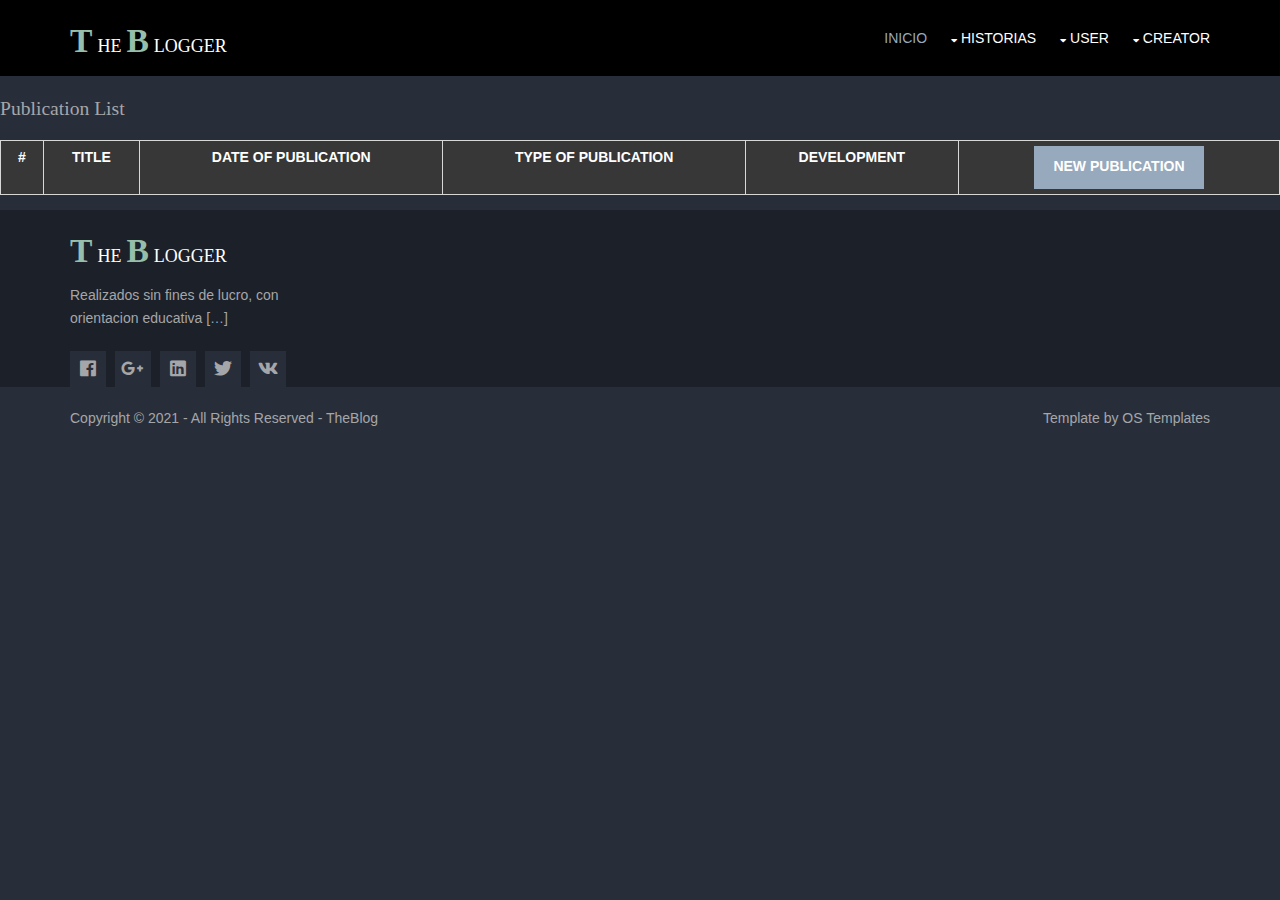
<file: WEB-FRONTEND-BLOG/chillaid/pages/creator-create-list.html>
<!DOCTYPE html>
<html lang="en">

<head>
    <meta charset="UTF-8">
    <meta name="viewport" content="width=device-width, initial-scale=1.0, maximum-scale=1.0, user-scalable=no">
    <link href="../layout/styles/layout.css" rel="stylesheet" type="text/css" media="all">
    <!--<link href="layout/styles/layout.css" rel="stylesheet" type="text/css" media="all">-->
    <title>User List</title>
</head>

<body>
    <main>
        <div class="wrapper row1">
            <header id="header" class="hoc clear">
              <div id="logo" class="fl_left">
                <!-- ################################################################################################ -->
                <h1 class="logoname"><a href="../index.html">The<span>B</span>logger</a></h1>
                <!-- ################################################################################################ -->
              </div>
              <nav id="mainav" class="fl_right">
                <!-- ################################################################################################ -->
                <ul class="clear">
                  <li class="active"><a href="../index.html">Inicio</a></li>
                  <li><a class="drop" href="#">Historias</a>
                    <ul>
                      <li><a href="../pages/horror-story.html">Horror</a></li>
                      <li><a href="../pages/action-story.html">Action</a></li>
                      <li><a href="../pages/romance-story.html">Romance</a></li>
                    </ul>
                  </li>
                  <li><a class="drop" href="#">User</a>
                    <ul>
                    <!-- <li><a href="pages/creator-form.html">Creator</a></li>--> 
                      <li><a href="../pages/user-form.html">User Register</a></li>
                      <li><a href="../pages/user-login.html">Login</a></li>
                    </ul>
                  </li>
                  <li><a class="drop" href="#">Creator</a>
                    <ul>
                      <li><a href="../pages/creator-form.html">Creator Register</a></li>
                      <!-- <li><a href="pages/user-form.html">Login</a></li>-->
                    </ul>
                   
                  </li>
              </nav>
            </header>
          </div>
        <section>
            <br>
            <h3>Publication list</h3>

            <table class="table table-hover">
                <thead>
                    <tr>
                        <th scope="col">#</th>
                        <th scope="col">TITLE</th>
                        <th scope="col">DATE OF PUBLICATION</th>
                        <th scope="col">TYPE OF PUBLICATION</th>
                        <th scope="col">DEVELOPMENT</th>
                        <th scope="col"><a href="creator-create.html" class="btn btn-success">NEW PUBLICATION</a></th>
                    </tr>
                </thead>
                <tbody id="tblPublications">
                </tbody>
            </table>
        </section>
    </main>
    <div class="bgded overlay row4"
    style="background-image:url('https://images.unsplash.com/photo-1507842217343-583bb7270b66?ixid=MnwxMjA3fDB8MHxzZWFyY2h8NXx8Ym9va3NoZWxmfGVufDB8fDB8fA%3D%3D&ixlib=rb-1.2.1&w=1000&q=80');"">
    <footer id=" footer" class="hoc clear">
    <!-- ################################################################################################ -->
    <div class="one_quarter first">
        <br>
        <h1 class="logoname"><a href="index.html">The<span>B</span>logger</a></h1>
        <p>Realizados sin fines de lucro, con orientacion educativa [<a href="#">&hellip;</a>]
        </p>
        <ul class="faico clear">
            <li><a class="faicon-facebook" href="#"><i class="fab fa-facebook"></i></a></li>
            <li><a class="faicon-google-plus" href="#"><i class="fab fa-google-plus-g"></i></a></li>
            <li><a class="faicon-linkedin" href="#"><i class="fab fa-linkedin"></i></a></li>
            <li><a class="faicon-twitter" href="#"><i class="fab fa-twitter"></i></a></li>
            <li><a class="faicon-vk" href="#"><i class="fab fa-vk"></i></a></li>
        </ul>
    </div>
    </footer>
</div>

<div class="wrapper row5">
    <div id="copyright" class="hoc clear">
        <!-- ################################################################################################ -->
        <p class="fl_left">Copyright &copy; 2021 - All Rights Reserved - <a href="#">TheBlog</a></p>
        <p class="fl_right">Template by <a target="_blank" href="https://www.os-templates.com/"
                title="Free Website Templates">OS Templates</a></p>
        <!-- ################################################################################################ -->
    </div>
</div>
<a id="backtotop" href="#top"><i class="fas fa-chevron-up"></i></a>

    <script src="../layout/scripts/jquery.min.js"></script>
    <script src="../layout/scripts/jquery.easypiechart.min.js"></script>
    <script src="../layout/scripts/script-creator-create-list.js"></script>
</body>

</html>
</file>
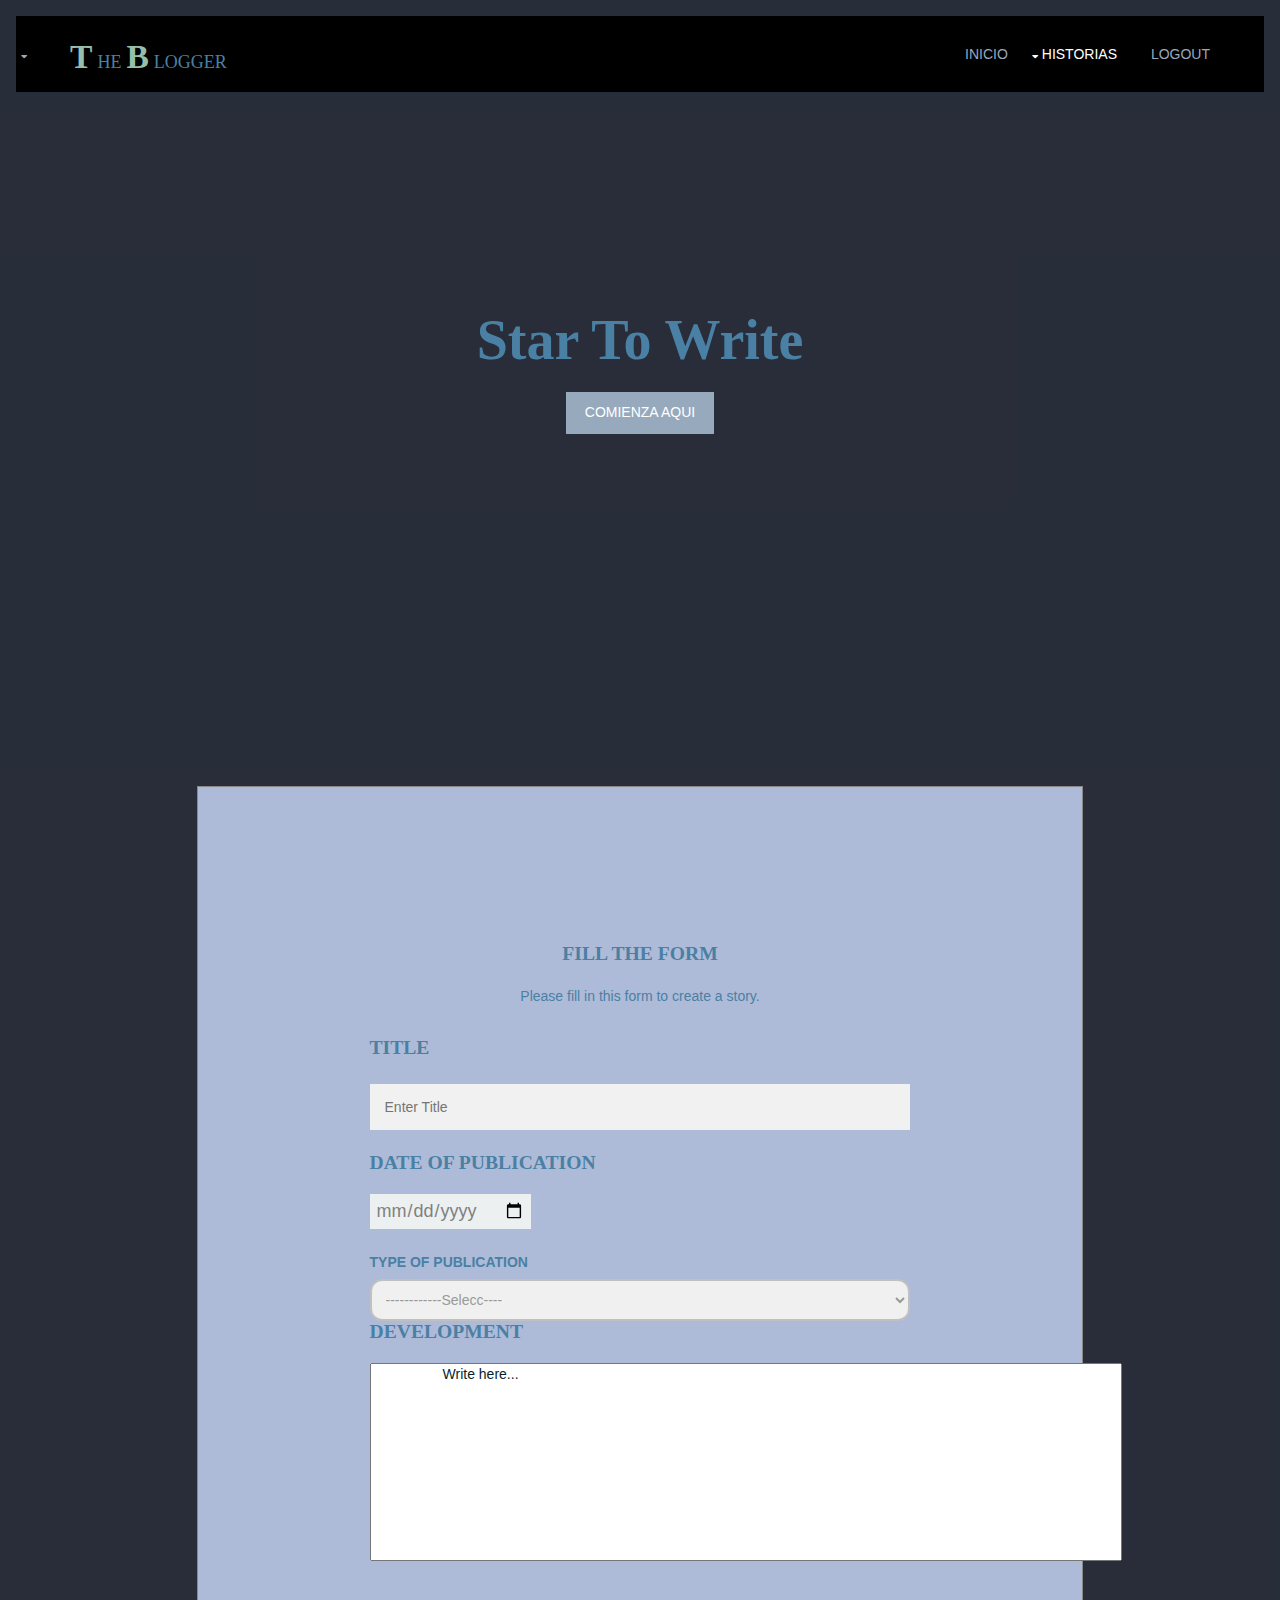
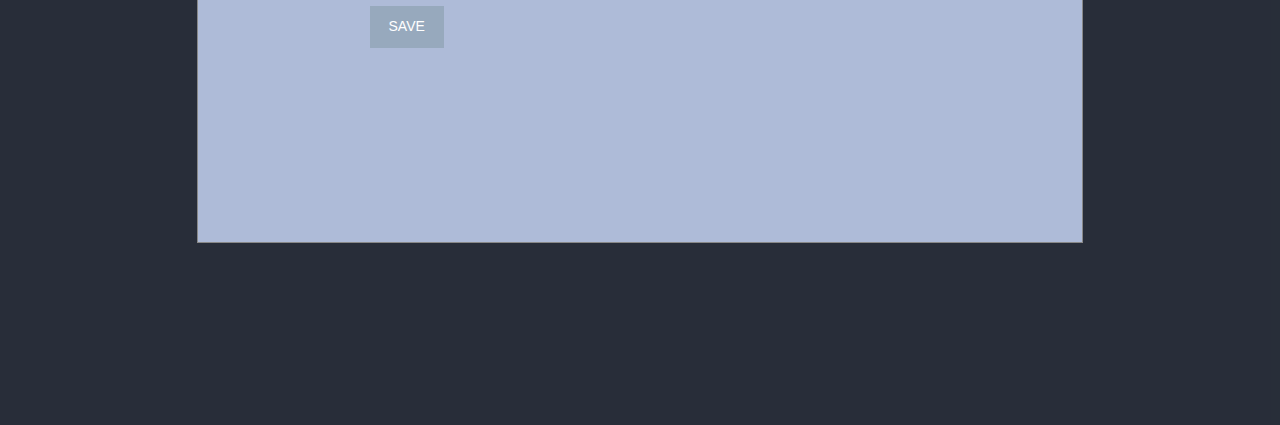
<file: WEB-FRONTEND-BLOG/chillaid/pages/creator-create.html>
<!DOCTYPE html>
<html lang="en">

<head>
  <meta charset="UTF-8">
  <meta name="viewport" content="width=device-width, initial-scale=1.0, maximum-scale=1.0, user-scalable=no">
  <link href="../layout/styles/layout.css" rel="stylesheet" type="text/css" media="all">
  <link href="../layout/styles/styles-creator.css" rel="stylesheet" type="text/css" media="all">
  <title>Creator</title>
</head>

<body>
  <main class="container w-75 bg-light mt-4 rounded shadow">
    <div class="wrapper row1">
      <header id="header" class="hoc clear">
        <div id="logo" class="fl_left">
          <!-- ################################################################################################ -->
          <h1 class="logoname"><a href="../index.html">The<span>B</span>logger</a></h1>
          <!-- ################################################################################################ -->
        </div>
        <nav id="mainav" class="fl_right">
          <!-- ################################################################################################ -->
          <ul class="clear">
            <li class="active"><a href="../index.html">Inicio</a></li>
            <li><a class="drop" href="#">Historias</a>
              <ul>
                <li><a href="../pages/horror-story.html">Horror</a></li>
                <li><a href="../pages/action-story.html">Action</a></li>
                <li><a href="../pages/romance-story.html">Romance</a></li>
              </ul>
            </li>
            <a class="drop" href="../index.html">Logout</a>

        </nav>
      </header>
    </div>
  </main>
  <div class="bgded overlay"
    style="background-image:url('https://images.unsplash.com/photo-1507842217343-583bb7270b66?ixid=MnwxMjA3fDB8MHxzZWFyY2h8NXx8Ym9va3NoZWxmfGVufDB8fDB8fA%3D%3D&ixlib=rb-1.2.1&w=1000&q=80');">
    <div id="pageintro" class="hoc clear">
      <h3 class="heading" align="center"><b>Star to write</b></h3>

      <article>
        <a class="btn" href="#">Comienza Aqui</a>
      </article>

    </div>

    <div style="background-image:url('https://i.pinimg.com/originals/74/42/df/7442df453f2197f67249ab1b49ebb44b.jpg');">
      <section id="services" class="hoc container clear">
        <!-- ################################################################################################ -->
        <div class="hoc clear">
          <form method="POST" id="frmPublication" class="modal-content" novalidate
            style="background-color: rgb(174, 187, 216); padding: 20ch;">
            <input type="hidden" id="txtId_Publication" value="0">
            <h1><b>FILL THE FORM</b></h1>
            <p style="color: rgb(74, 128, 163); text-align:center">Please fill in this form to create a story.</p>
            <div class="container">
              <div>
                <h2><b>TITLE</b></h2>
                <input style="color: gray" type="text" class="form-control" id="txt_Title" placeholder="Enter Title"
                  value="">
              </div>

              <div>
                <h2><b>DATE OF PUBLICATION</b></h2>
                <input class="form-control" style="color: gray" type="date" id="txtDate_Publication" placeholder="">
                <br><br>
              </div>

              <div>
                <label for="txtTypeP" style="color: rgb(74, 128, 163)"><b>TYPE OF PUBLICATION</b></label>
                <select id="txtTypeP" class="content-select" aria-label="Type of PUBLICATION">
                  <option value="0" selected>------------Selecc----</option>
                  <option value="Horror">Horror</option>
                  <option value="Love">Love</option>
                  <option value="Action">Action</option>
                </select>
              </div>
              <div>
                <h2><b>DEVELOPMENT</b></h2>
                <textarea style="color: rgb(8, 31, 46)" id="txtDevelopment" name="w3review" rows="12" cols="90">
                  Write here...
                 </textarea>
              </div>

              <br>
              <br>
              <a href="creator-create-list.html" class="btn btn-success  btn-lg">save</a>
             
            </div>
            <!--para llamar a la funcion dejs-->
            <br>
          </form>
        </div>

      </section>
    </div>
  </div>
</body>
<script src="../layout/scripts/jquery.min.js"></script>
<script src="../layout/scripts/form-validation.js"></script>
<script src="../layout/scripts/jquery.backtotop.js"></script>
<script src="../layout/scripts/jquery.mobilemenu.js"></script>
<script src="../layout/scripts/script-creator-create.js"></script>
<!-- Homepage specific -->
<script src="../layout/scripts/jquery.easypiechart.min.js"></script>

</html>
</file>
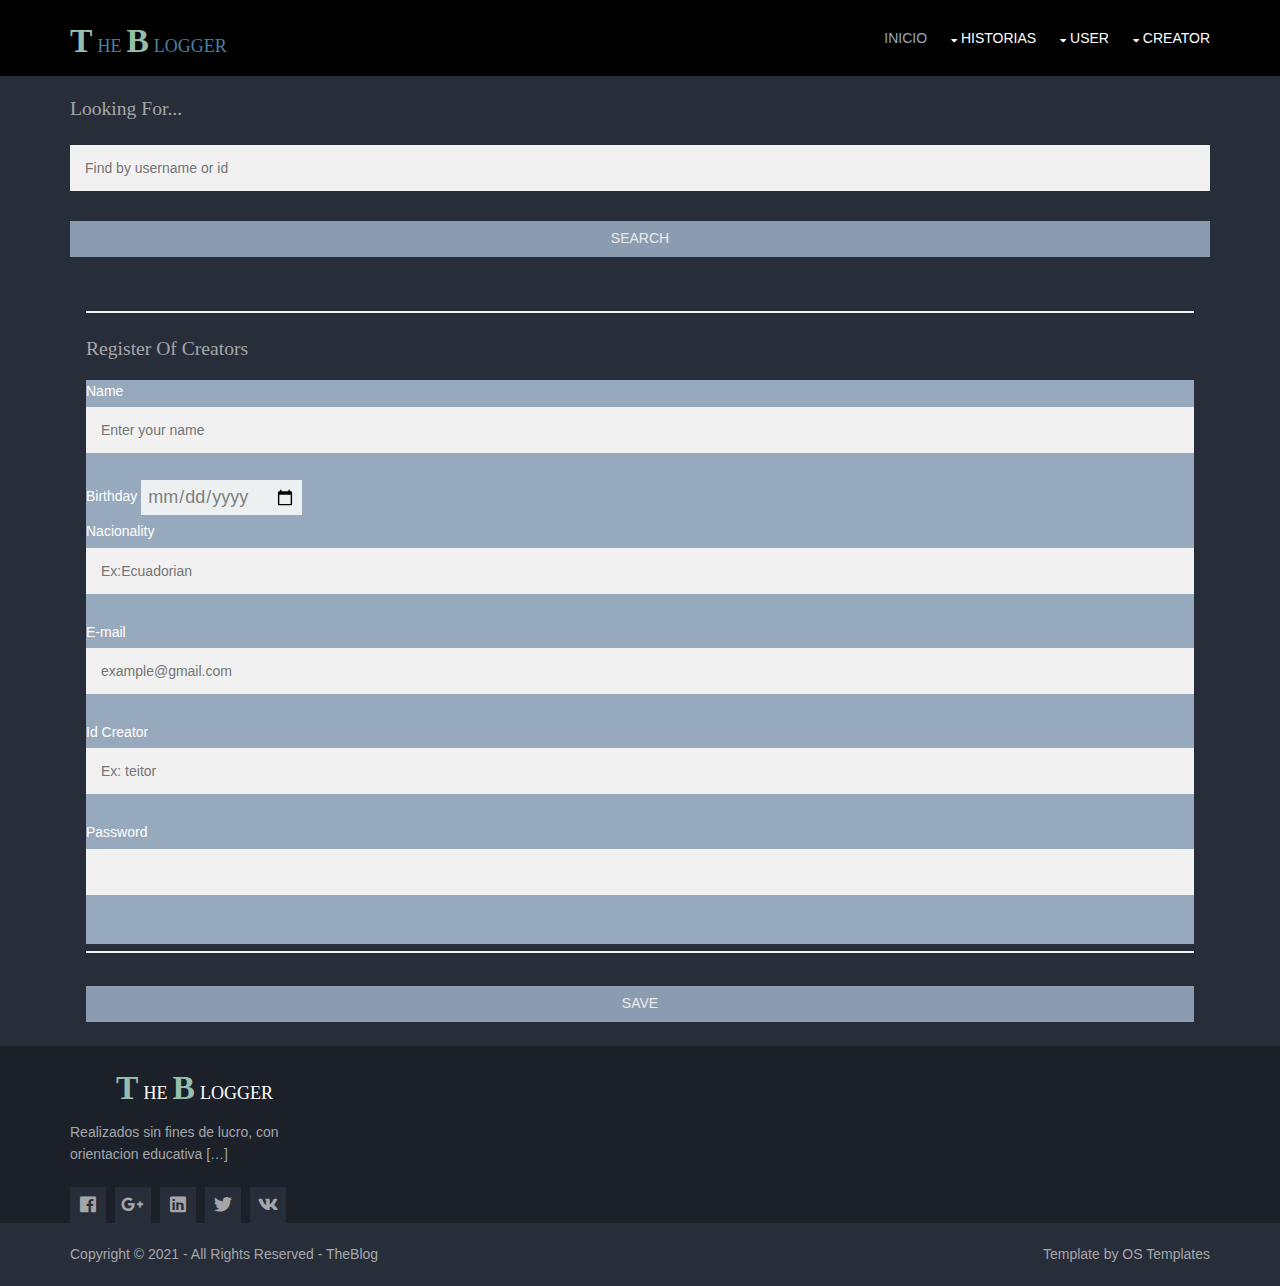
<file: WEB-FRONTEND-BLOG/chillaid/pages/creator-form.html>
<!DOCTYPE html>
<html lang="en">

<head>
    <meta charset="UTF-8">
    <meta http-equiv="X-UA-Compatible" content="IE=edge">
    <meta name="viewport" content="width=device-width, initial-scale=1.0, maximum-scale=1.0, user-scalable=no">
    <link href="../layout/styles/layout.css" rel="stylesheet" type="text/css" media="all">
    <link href="../layout/styles/styles-creator.css" rel="stylesheet" type="text/css" media="all">
    <title>Creator Registration</title>
</head>

<body>
    <main>
        <div class="wrapper row1">
            <header id="header" class="hoc clear">
              <div id="logo" class="fl_left">
                <!-- ################################################################################################ -->
                <h1 class="logoname"><a href="../index.html">The<span>B</span>logger</a></h1>
                <!-- ################################################################################################ -->
              </div>
              <nav id="mainav" class="fl_right">
                <!-- ################################################################################################ -->
                <ul class="clear">
                  <li class="active"><a href="../index.html">Inicio</a></li>
                  <li><a class="drop" href="#">Historias</a>
                    <ul>
                      <li><a href="../pages/horror-story.html">Horror</a></li>
                      <li><a href="../pages/action-story.html">Action</a></li>
                      <li><a href="../pages/romance-story.html">Romance</a></li>
                    </ul>
                  </li>
                  <li><a class="drop" href="#">User</a>
                    <ul>
                    <!-- <li><a href="pages/creator-form.html">Creator</a></li>--> 
                      <li><a href="../pages/user-form.html">User Register</a></li>
                    </ul>
                  </li>
                  <li><a class="drop" href="#">Creator</a>
                    <ul>
                      <li><a href="../pages/creator-form.html">Creator Register</a></li>
                      <li><a href="../pages/creator-login.html">Login</a></li>
                    </ul>
                   
                  </li>
              </nav>
            </header>
          </div>
        <br>

        <div class="hoc clear">
            <h4 class="mb-3">Looking for...</h4>
            <input id="txtFind" type="text" class="form-control" placeholder="Find by username or id"
                aria-label="Find by name or id" aria-describedby="button-addon2">
            <button id="btnFind" class="btn btn-outline-secondary" type="button" id="button-addon2">Search</button>
        </div>
        <br>
        <div class="hoc container clear">
            <hr class="my-4">
            <h4 class="mb-3">Register of Creators</h4>
            <form method="POST" action="creator-list.html" id="frmCreator" class="needs-validation" novalidate>
                <input type="hidden" id="txtid_Creator" value="1">
                <div class="wrapper coloured" class="row g-3">
                    <div class="col-12">
                        <label for="txtName" class="form-label">Name<input style="color: gray" type="text"
                                class="form-control" id="txtName" placeholder="Enter your name" required></label>
                        <div class="invalid-feedback"> </div>
                    </div>
                    <div class="col-sm-6">
                        <label for="txtDate_Birth" class="form-label">Birthday <input style="color: gray" type="date"
                                class="form-control" id="txtDate_Birth" placeholder="" required> <span
                                class="text-muted"></span></label>
                        <div class="invalid-feedback"> </div>
                    </div>
                    <div class="col-sm-6">
                        <label for="txtNacionality" class="form-label">Nacionality <input style="color: gray"
                                type="text" class="form-control" id="txtNacionality" placeholder="Ex:Ecuadorian"
                                value="" required></label>

                        <div class="invalid-feedback">
                        </div>
                    </div>

                    <div class="col-sm-6">
                        <label for="txtMail" class="form-label">E-mail<input style="color: gray" type="text"
                                class="form-control" id="txtMail" placeholder="example@gmail.com" value=""></label>

                    </div>

                    <div class="col-sm-4">
                        <label for="txtid_Creators" class="form-label">Id Creator<input style="color: gray" type="text"
                                class="form-control" id="txtid_Creators" placeholder="Ex: teitor" value=""></label>
                    </div>

                    <div class="col-sm-6">
                        <label for="txtPassword" class="form-label">Password <input style="color: gray" type="password"
                                min="1" max="20" class="form-control" id="txtPassword"> </label>
                    </div>
                    <br>
                </div>
                <hr class="my-4">
                <button type="submit" class="w-100 btn btn-success btn-lg">Save</button>
            </form>
        </div>

    </main>
    
</body>
<div class="bgded overlay row4"
    style="background-image:url('https://images.unsplash.com/photo-1507842217343-583bb7270b66?ixid=MnwxMjA3fDB8MHxzZWFyY2h8NXx8Ym9va3NoZWxmfGVufDB8fDB8fA%3D%3D&ixlib=rb-1.2.1&w=1000&q=80');"">
    <footer id=" footer" class="hoc clear">
    <!-- ################################################################################################ -->
    <div class="one_quarter first">
        <br>
        <h1 class="logoname"><a href="index.html">The<span>B</span>logger</a></h1>
        <p>Realizados sin fines de lucro, con orientacion educativa [<a href="#">&hellip;</a>]
        </p>
        <ul class="faico clear">
            <li><a class="faicon-facebook" href="#"><i class="fab fa-facebook"></i></a></li>
            <li><a class="faicon-google-plus" href="#"><i class="fab fa-google-plus-g"></i></a></li>
            <li><a class="faicon-linkedin" href="#"><i class="fab fa-linkedin"></i></a></li>
            <li><a class="faicon-twitter" href="#"><i class="fab fa-twitter"></i></a></li>
            <li><a class="faicon-vk" href="#"><i class="fab fa-vk"></i></a></li>
        </ul>
    </div>
    </footer>
</div>

<div class="wrapper row5">
    <div id="copyright" class="hoc clear">
        <!-- ################################################################################################ -->
        <p class="fl_left">Copyright &copy; 2021 - All Rights Reserved - <a href="#">TheBlog</a></p>
        <p class="fl_right">Template by <a target="_blank" href="https://www.os-templates.com/"
                title="Free Website Templates">OS Templates</a></p>
        <!-- ################################################################################################ -->
    </div>
</div>
<a id="backtotop" href="#top"><i class="fas fa-chevron-up"></i></a>
<footer></footer>
    <script src="../layout/scripts/jquery.min.js"></script>
    <script src="../layout/scripts/form-validation.js"></script>
    <script src="../layout/scripts/jquery.backtotop.js"></script>
    <script src="../layout/scripts/jquery.mobilemenu.js"></script>
    <script src="../layout/scripts/script-creator-form.js"></script>
    <!-- Homepage specific -->
    <script src="../layout/scripts/jquery.easypiechart.min.js"></script>
</html>
</file>
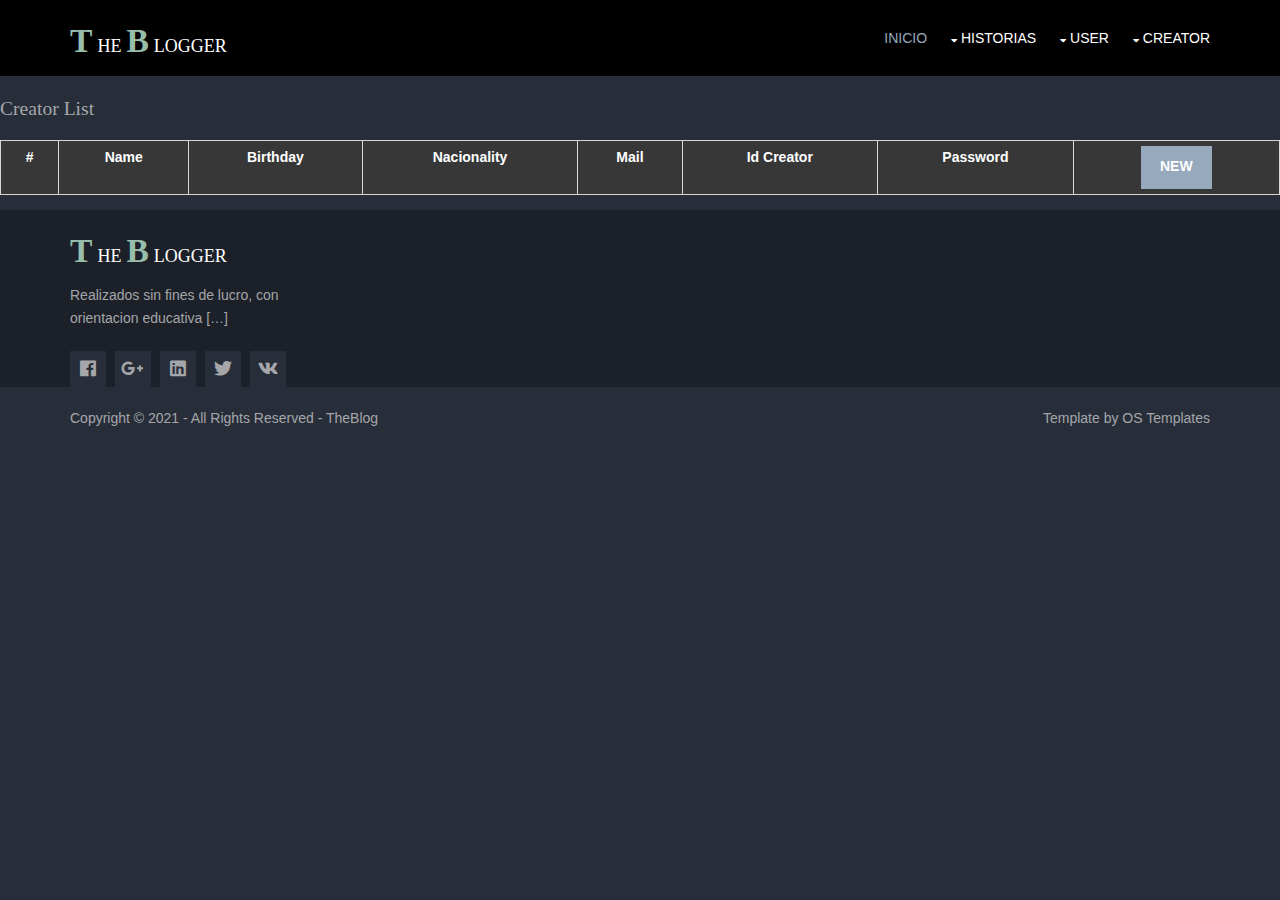
<file: WEB-FRONTEND-BLOG/chillaid/pages/creator-list.html>
<!DOCTYPE html>
<html lang="en">

<head>
    <meta charset="UTF-8">
    <meta name="viewport" content="width=device-width, initial-scale=1.0, maximum-scale=1.0, user-scalable=no">
    <link href="../layout/styles/layout.css" rel="stylesheet" type="text/css" media="all">
    <!--<link href="layout/styles/layout.css" rel="stylesheet" type="text/css" media="all">-->
    <title>Creator List</title>
</head>

<body>
    <main>
        <div class="wrapper row1">
            <header id="header" class="hoc clear">
              <div id="logo" class="fl_left">
                <!-- ################################################################################################ -->
                <h1 class="logoname"><a href="../index.html">The<span>B</span>logger</a></h1>
                <!-- ################################################################################################ -->
              </div>
              <nav id="mainav" class="fl_right">
                <!-- ################################################################################################ -->
                <ul class="clear">
                  <li class="active"><a href="../index.html">Inicio</a></li>
                  <li><a class="drop" href="#">Historias</a>
                    <ul>
                      <li><a href="../pages/horror-story.html">Horror</a></li>
                      <li><a href="../pages/action-story.html">Action</a></li>
                      <li><a href="../pages/romance-story.html">Romance</a></li>
                    </ul>
                  </li>
                  <li><a class="drop" href="#">User</a>
                    <ul>
                    <!-- <li><a href="pages/creator-form.html">Creator</a></li>--> 
                      <li><a href="../pages/user-form.html">User Register</a></li>
                    </ul>
                  </li>
                  <li><a class="drop" href="#">Creator</a>
                    <ul>
                      <li><a href="../pages/creator-form.html">Creator Register</a></li>
                       <li><a href="../pages/creator-login.html">Login</a>>
                    </ul>
                   
                  </li>
              </nav>
            </header>
          </div>
        <section>
            <br>
            <h3>Creator list</h3>

            <table class="table table-hover">
                <thead>
                    <tr>
                        <th scope="col">#</th>
                        <th scope="col">Name</th>
                        <th scope="col">Birthday</th>
                        <th scope="col">Nacionality</th>
                        <th scope="col">Mail</th>
                        <th scope="col">Id Creator</th>
                        <th scope="col">Password</th>
                        <th scope="col"><a href="creator-form.html" class="btn btn-success">New</a></th>
                    </tr>
                </thead>
                <tbody id="tblCreators">
                </tbody>
            </table>
        </section>
    </main>
   
</body>
<div class="bgded overlay row4"
    style="background-image:url('https://images.unsplash.com/photo-1507842217343-583bb7270b66?ixid=MnwxMjA3fDB8MHxzZWFyY2h8NXx8Ym9va3NoZWxmfGVufDB8fDB8fA%3D%3D&ixlib=rb-1.2.1&w=1000&q=80');"">
    <footer id=" footer" class="hoc clear">
    <!-- ################################################################################################ -->
    <div class="one_quarter first">
        <br>
        <h1 class="logoname"><a href="index.html">The<span>B</span>logger</a></h1>
        <p>Realizados sin fines de lucro, con orientacion educativa [<a href="#">&hellip;</a>]
        </p>
        <ul class="faico clear">
            <li><a class="faicon-facebook" href="#"><i class="fab fa-facebook"></i></a></li>
            <li><a class="faicon-google-plus" href="#"><i class="fab fa-google-plus-g"></i></a></li>
            <li><a class="faicon-linkedin" href="#"><i class="fab fa-linkedin"></i></a></li>
            <li><a class="faicon-twitter" href="#"><i class="fab fa-twitter"></i></a></li>
            <li><a class="faicon-vk" href="#"><i class="fab fa-vk"></i></a></li>
        </ul>
    </div>
    </footer>
</div>

<div class="wrapper row5">
    <div id="copyright" class="hoc clear">
        <!-- ################################################################################################ -->
        <p class="fl_left">Copyright &copy; 2021 - All Rights Reserved - <a href="#">TheBlog</a></p>
        <p class="fl_right">Template by <a target="_blank" href="https://www.os-templates.com/"
                title="Free Website Templates">OS Templates</a></p>
        <!-- ################################################################################################ -->
    </div>
</div>
<a id="backtotop" href="#top"><i class="fas fa-chevron-up"></i></a>
<footer></footer>
<script src="../layout/scripts/jquery.min.js"></script>
<script src="../layout/scripts/jquery.easypiechart.min.js"></script>
<script src="../layout/scripts/script-creator-list.js"></script>
</html>
</file>
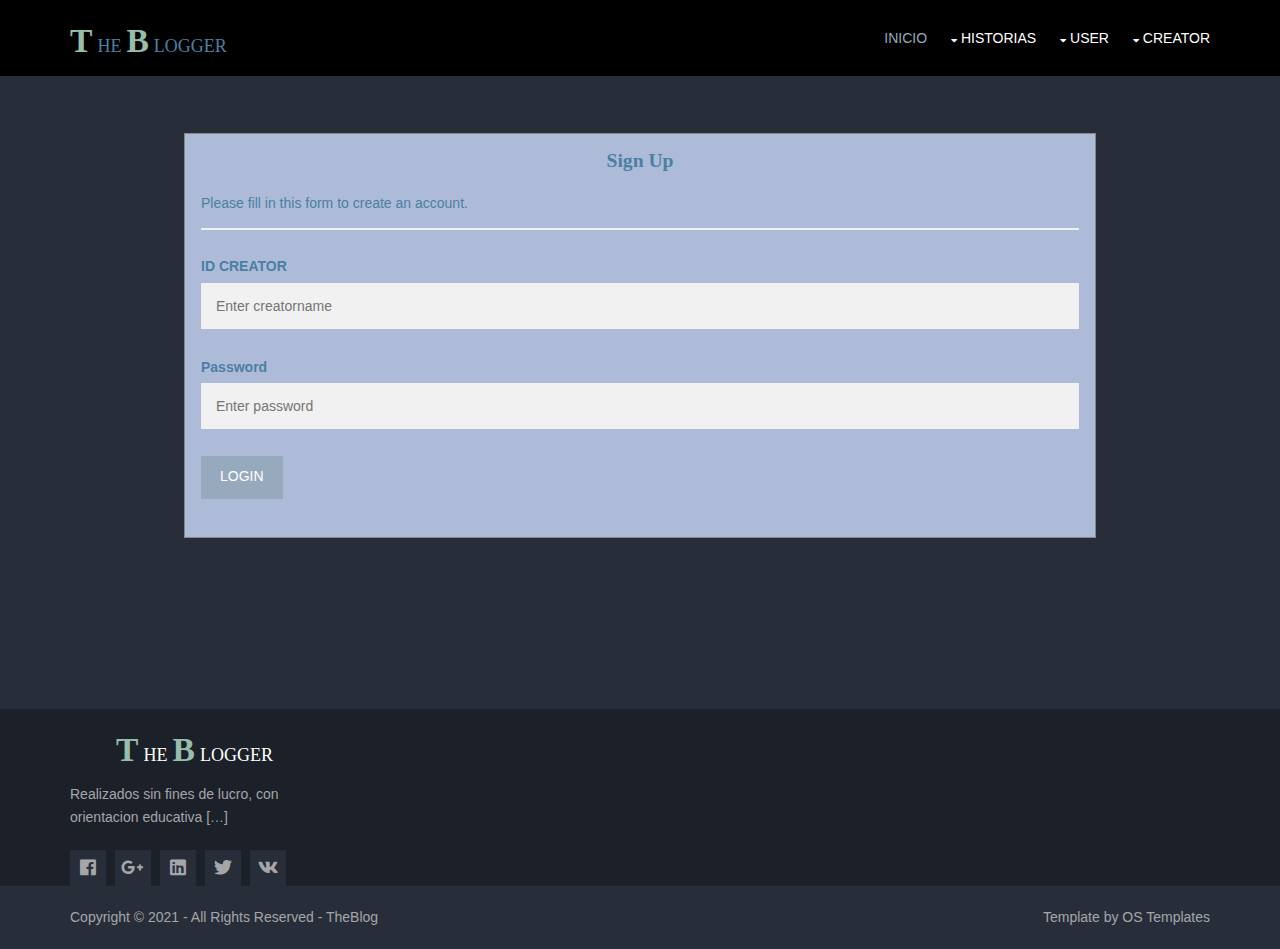
<file: WEB-FRONTEND-BLOG/chillaid/pages/creator-login.html>
<!DOCTYPE html>
<html lang="en">

<head>
  <meta charset="UTF-8">
  <meta name="viewport" content="width=device-width, initial-scale=1.0, maximum-scale=1.0, user-scalable=no">
  <link href="../layout/styles/layout.css" rel="stylesheet" type="text/css" media="all">
  <link href="../layout/styles/styles-creator.css" rel="stylesheet" type="text/css" media="all">
  <title>Login creator</title>
</head>


<body>

  <main>
    <div class="wrapper row1">
      <header id="header" class="hoc clear">
        <div id="logo" class="fl_left">
          <!-- ################################################################################################ -->
          <h1 class="logoname"><a href="../index.html">The<span>B</span>logger</a></h1>
          <!-- ################################################################################################ -->
        </div>
        <nav id="mainav" class="fl_right">
          <!-- ################################################################################################ -->
          <ul class="clear">
            <li class="active"><a href="../index.html">Inicio</a></li>
            <li><a class="drop" href="#">Historias</a>
              <ul>
                <li><a href="../pages/horror-story.html">Horror</a></li>
                <li><a href="../pages/action-story.html">Action</a></li>
                <li><a href="../pages/romance-story.html">Romance</a></li>
              </ul>
            </li>
            <li><a class="drop" href="#">User</a>
              <ul>
                <!-- <li><a href="pages/creator-form.html">Creator</a></li>-->
                <li><a href="../pages/user-form.html">User Register</a></li>
                <li><a href="../pages/user-login.html">Login</a></li>
              </ul>
            </li>
            <li><a class="drop" href="#">Creator</a>
              <ul>
                <li><a href="../pages/creator-form.html">Creator Register</a></li>
                <li><a href="../pages/creator-login.html">Login</a></li>
              </ul>
            </li>
        </nav>
      </header>
    </div>
    <div class="hoc clear">
      <form method="POST" id="frmCreatorLogin" class="modal-content" style="background-color: rgb(174, 187, 216);" novalidate >
        <input type="hidden" id="txtId_Creator" value="0">
        <div class="container" class="row g-3">
          <h1 style="color: rgb(74, 128, 163)"><b>Sign Up</b></h1>
          <p style="color: rgb(74, 128, 163)">Please fill in this form to create an account.</p>
          <hr>
          <label for="txtid_Creators" class="form-label" style="color: rgb(74, 128, 163)" ><b>ID CREATOR</b><input style="color: gray" type="text"
              class="form-control" id="txtid_Creators" placeholder="Enter creatorname" value=""></label>

          <label for="txtPassword" class="form-label" style="color: rgb(74, 128, 163)"><b>Password</b> <input style="color: gray" type="password" min="1"
              max="20" class="form-control" id="txtPassword"placeholder="Enter password"> </label>

          <a class="btn " onclick="login()">Login</a>
        </div>
       
        <!--para llamar a la funcion dejs-->

        <br>
      </form>
    </div>
  </main>
</body>
<div class="bgded overlay row4"
    style="background-image:url('https://images.unsplash.com/photo-1507842217343-583bb7270b66?ixid=MnwxMjA3fDB8MHxzZWFyY2h8NXx8Ym9va3NoZWxmfGVufDB8fDB8fA%3D%3D&ixlib=rb-1.2.1&w=1000&q=80');"">
    <footer id=" footer" class="hoc clear">
    <!-- ################################################################################################ -->
    <div class="one_quarter first">
        <br>
        <h1 class="logoname"><a href="index.html">The<span>B</span>logger</a></h1>
        <p>Realizados sin fines de lucro, con orientacion educativa [<a href="#">&hellip;</a>]
        </p>
        <ul class="faico clear">
            <li><a class="faicon-facebook" href="#"><i class="fab fa-facebook"></i></a></li>
            <li><a class="faicon-google-plus" href="#"><i class="fab fa-google-plus-g"></i></a></li>
            <li><a class="faicon-linkedin" href="#"><i class="fab fa-linkedin"></i></a></li>
            <li><a class="faicon-twitter" href="#"><i class="fab fa-twitter"></i></a></li>
            <li><a class="faicon-vk" href="#"><i class="fab fa-vk"></i></a></li>
        </ul>
    </div>
    </footer>
</div>

<div class="wrapper row5">
    <div id="copyright" class="hoc clear">
        <!-- ################################################################################################ -->
        <p class="fl_left">Copyright &copy; 2021 - All Rights Reserved - <a href="#">TheBlog</a></p>
        <p class="fl_right">Template by <a target="_blank" href="https://www.os-templates.com/"
                title="Free Website Templates">OS Templates</a></p>
        <!-- ################################################################################################ -->
    </div>
</div>
<a id="backtotop" href="#top"><i class="fas fa-chevron-up"></i></a>
<script src="../layout/scripts/jquery.min.js"></script>
<script src="../layout/scripts/jquery.easypiechart.min.js"></script>
<script src="../layout/scripts/script-creator-login.js"></script>

</html>
</file>
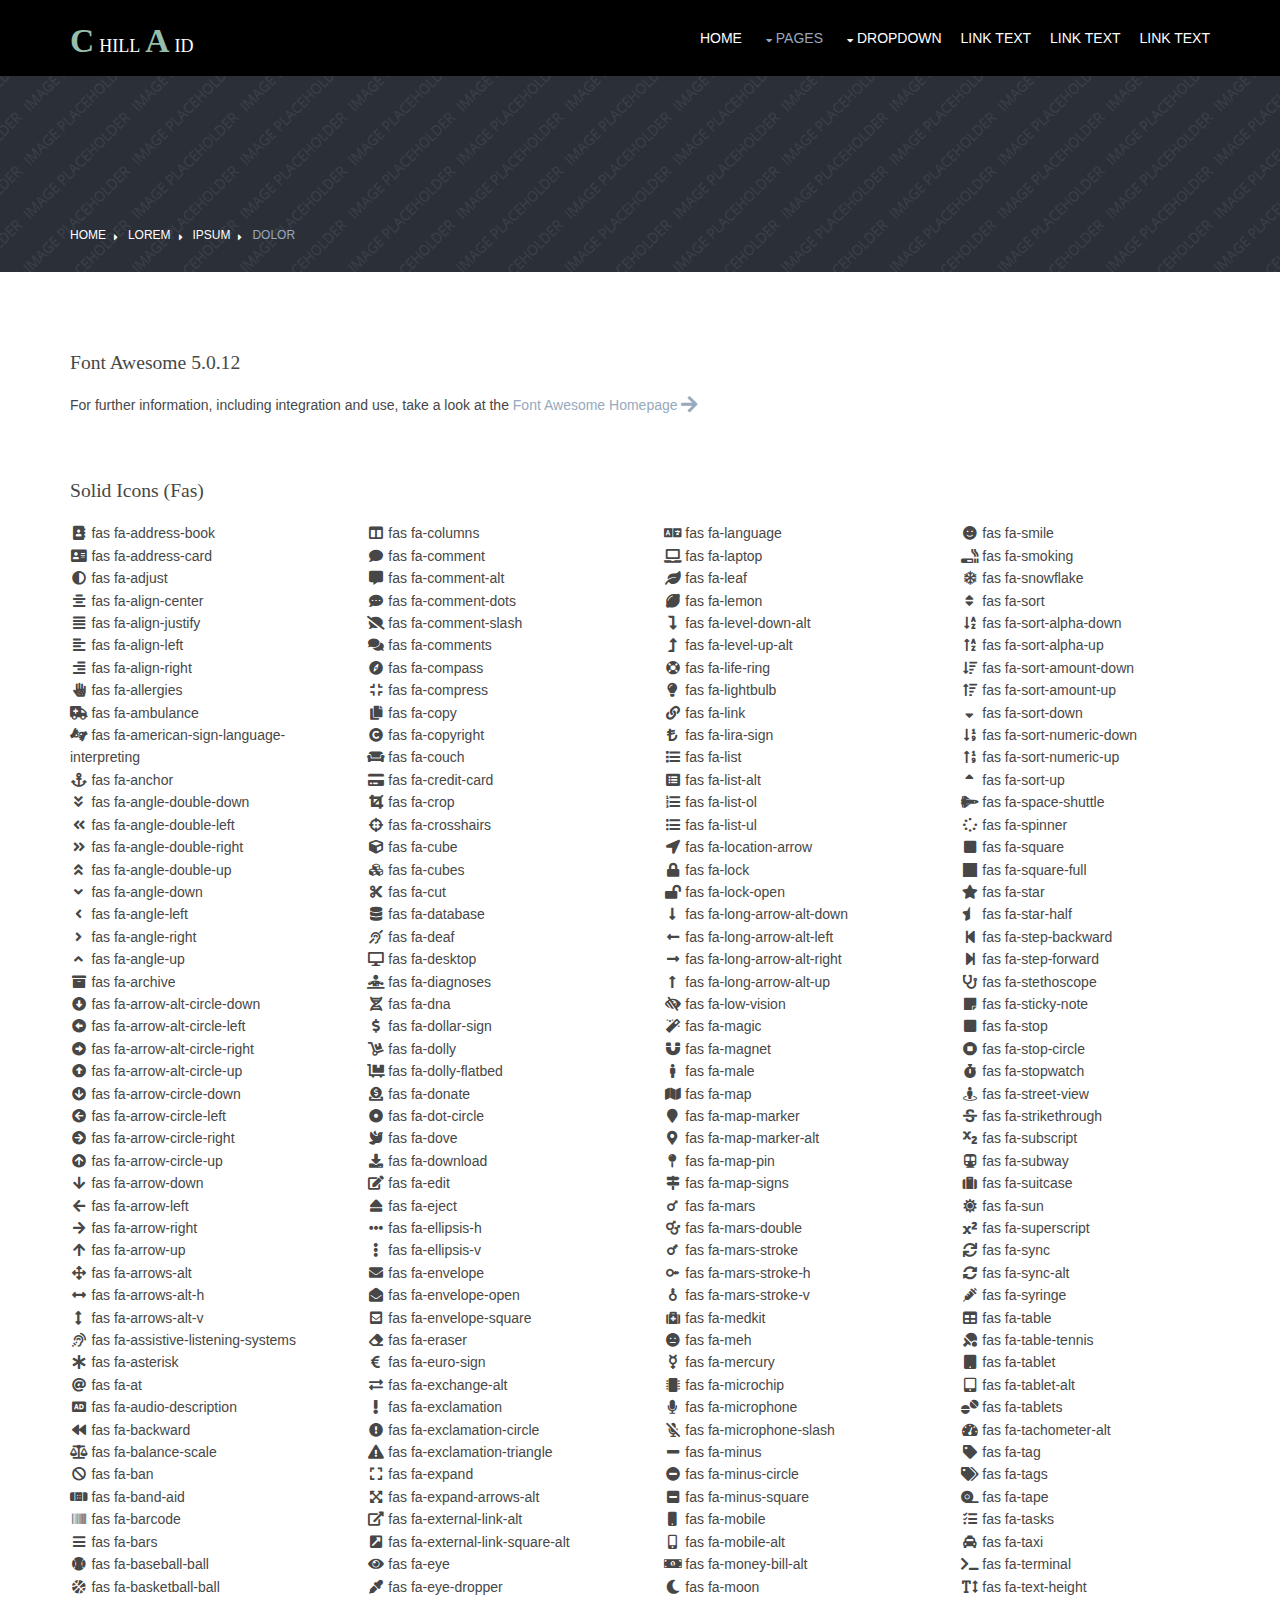
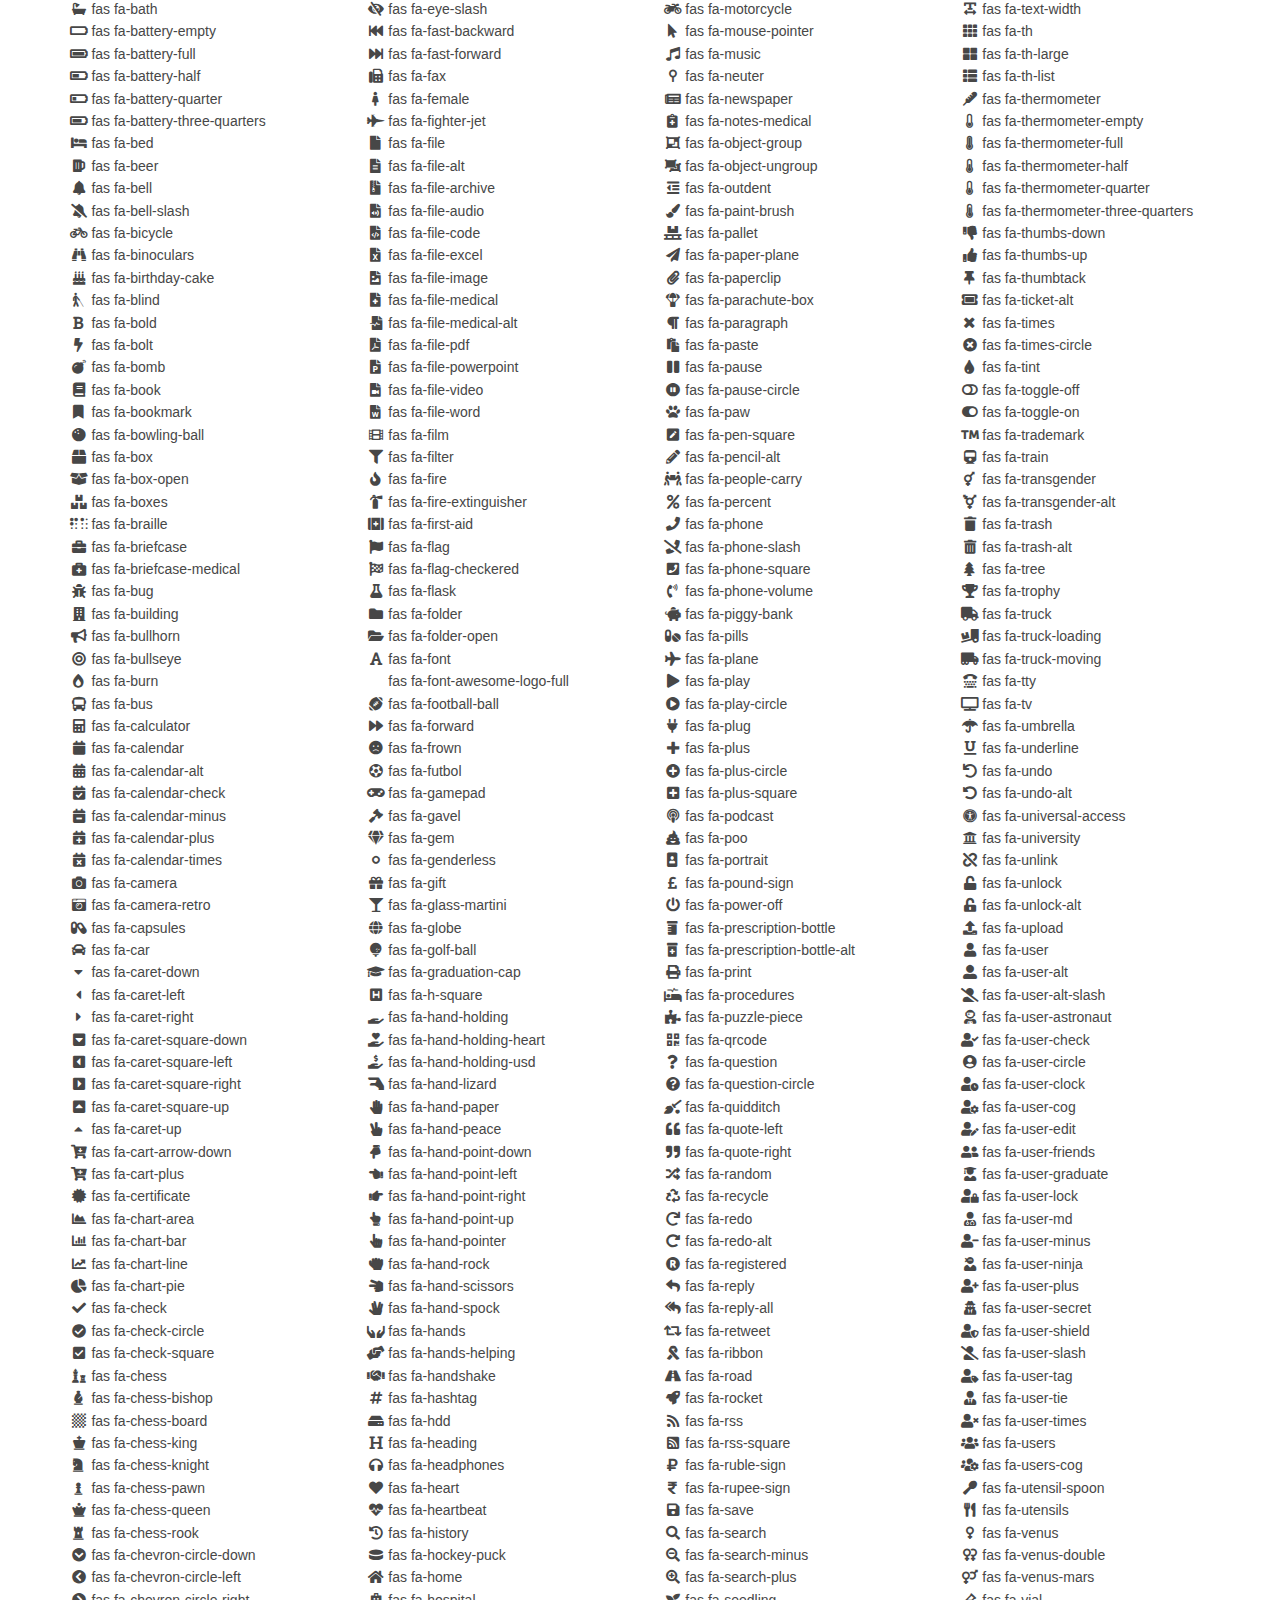
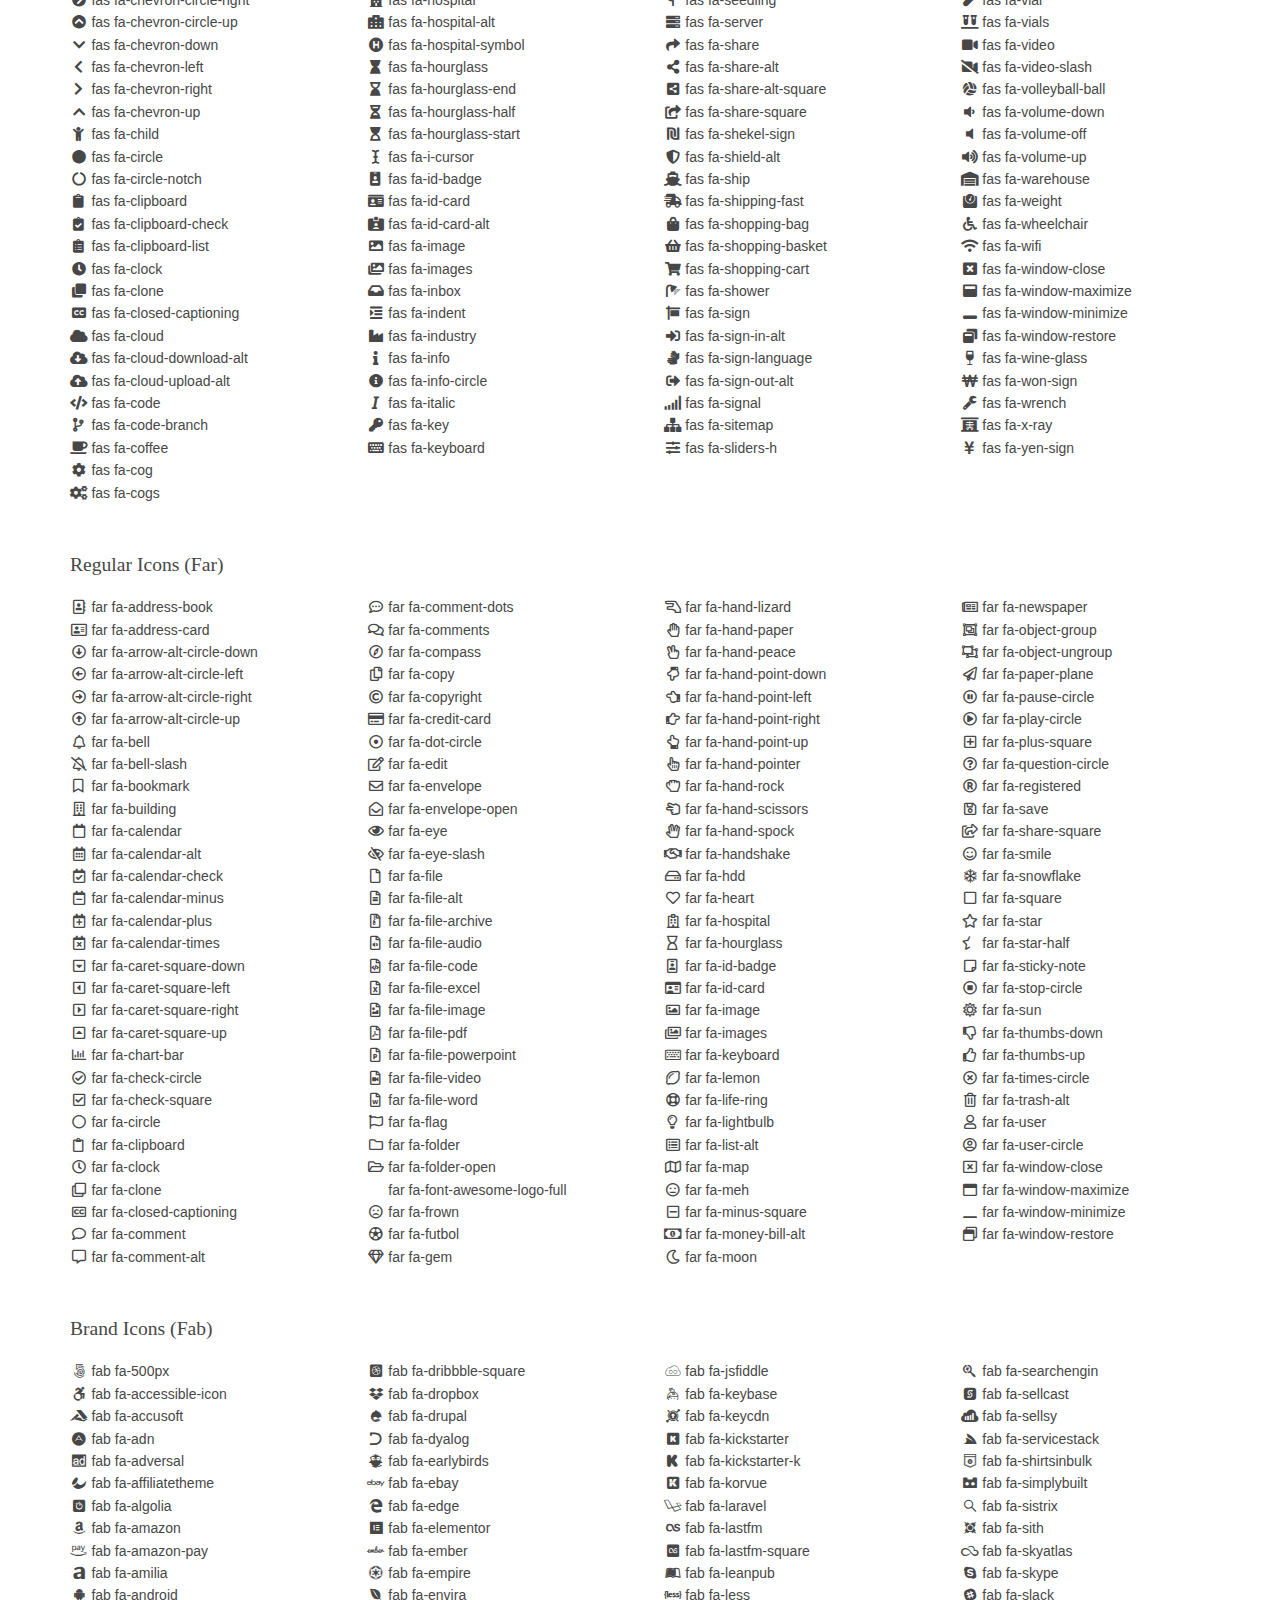
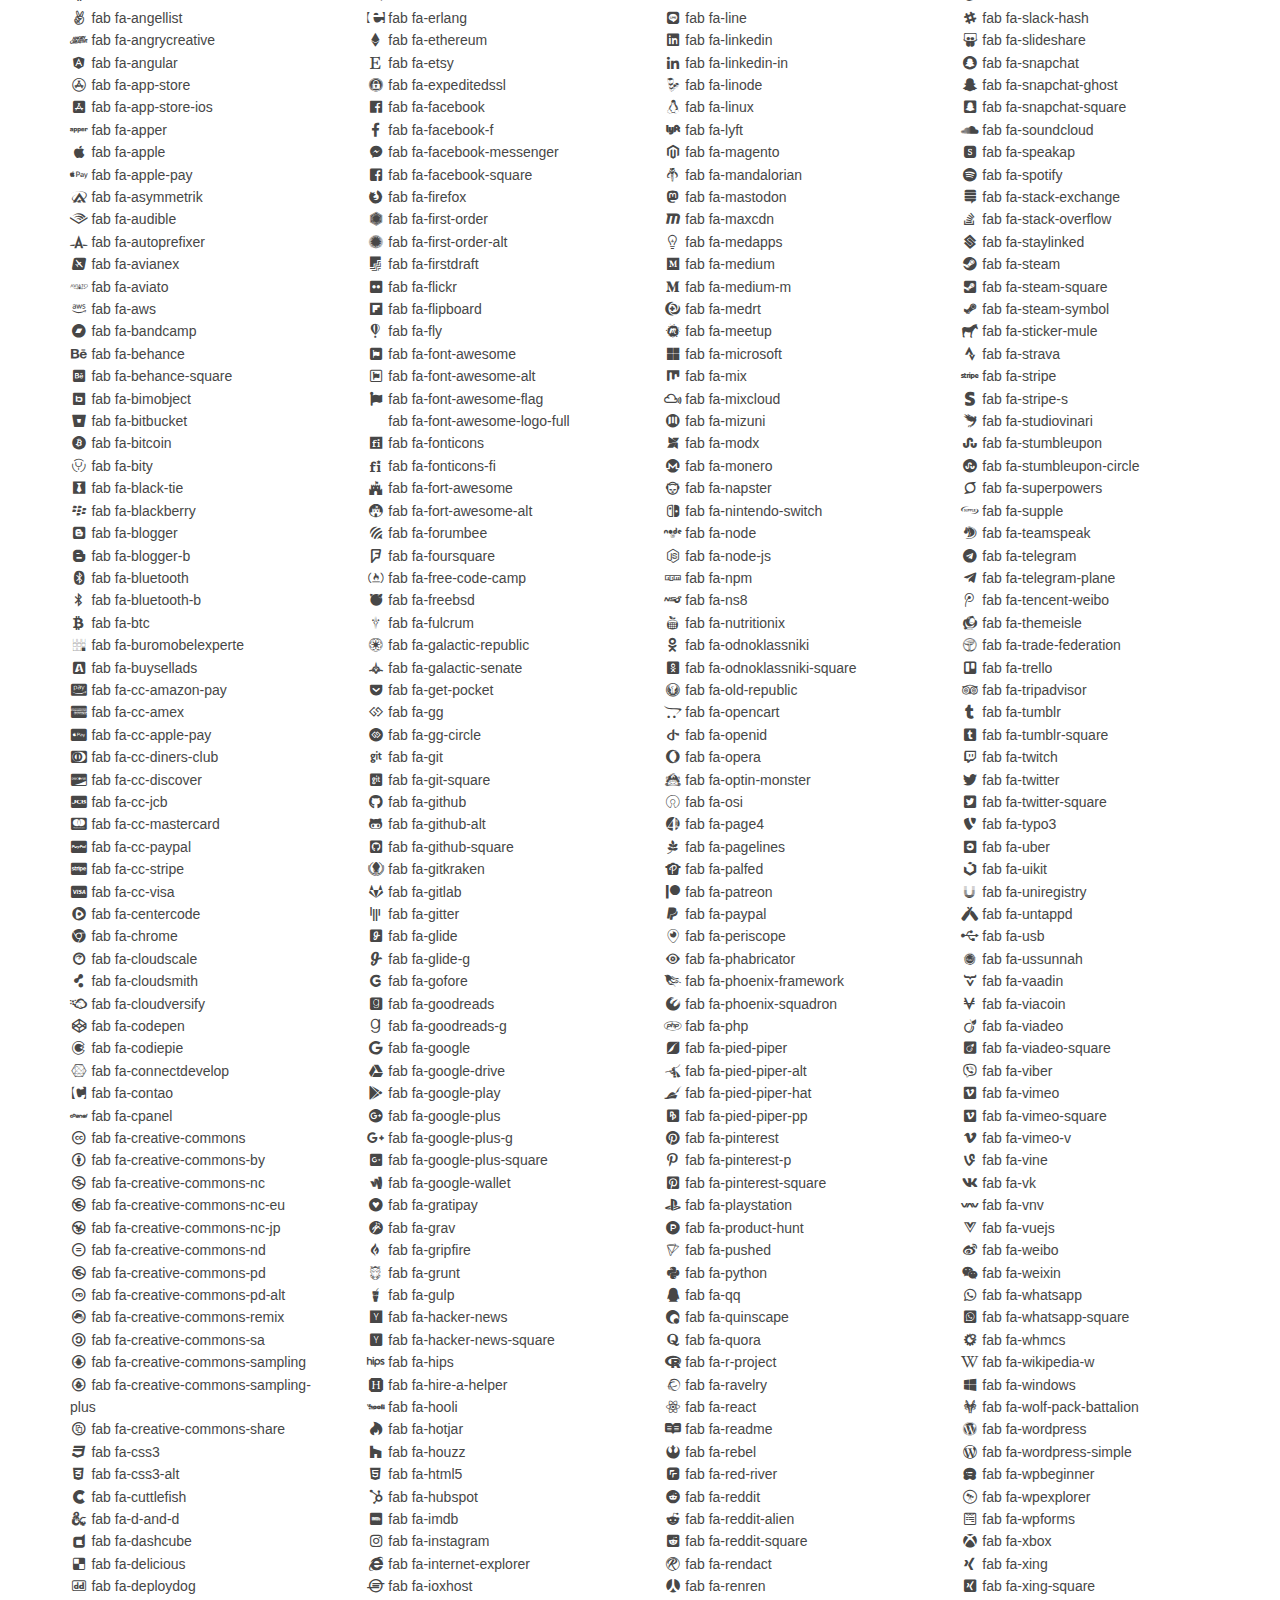
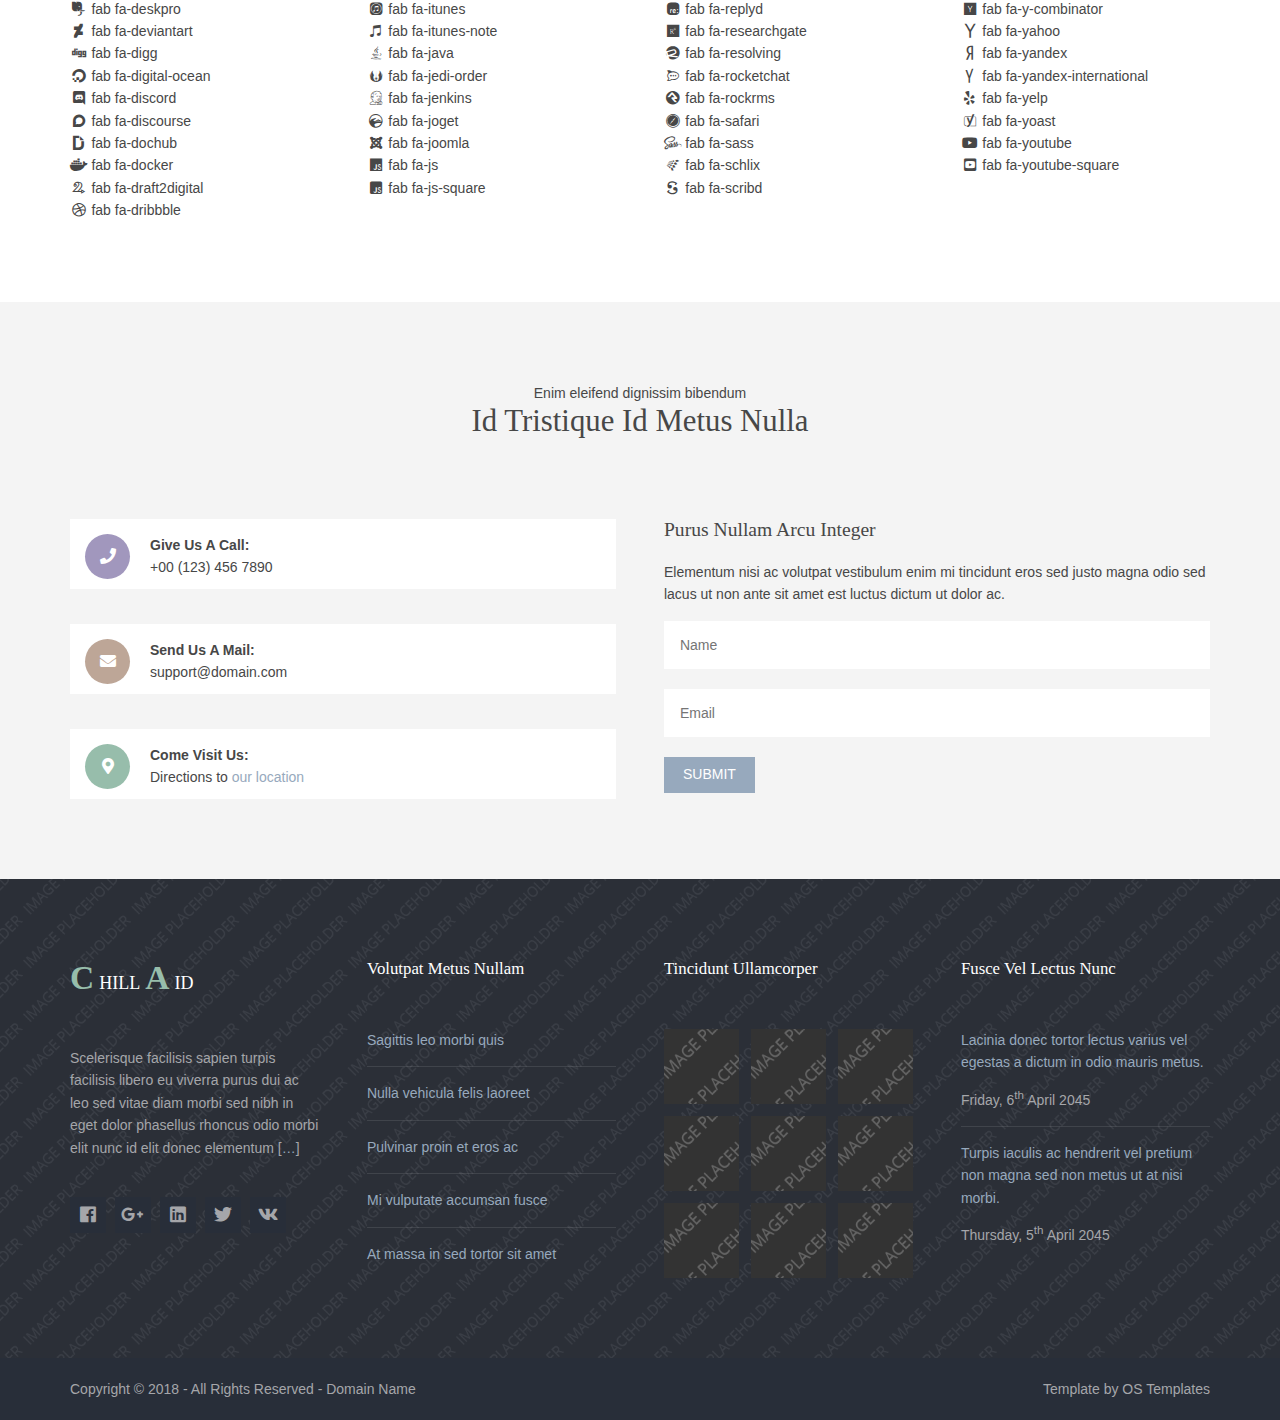
<file: WEB-FRONTEND-BLOG/chillaid/pages/font-icons.html>
<!DOCTYPE html>
<!--
Template Name: Chillaid
Author: <a href="https://www.os-templates.com/">OS Templates</a>
Author URI: https://www.os-templates.com/
Copyright: OS-Templates.com
Licence: Free to use under our free template licence terms
Licence URI: https://www.os-templates.com/template-terms
-->
<html lang="">
<!-- To declare your language - read more here: https://www.w3.org/International/questions/qa-html-language-declarations -->
<head>
<title>Chillaid | Pages | Font Icons</title>
<meta charset="utf-8">
<meta name="viewport" content="width=device-width, initial-scale=1.0, maximum-scale=1.0, user-scalable=no">
<link href="../layout/styles/layout.css" rel="stylesheet" type="text/css" media="all">
</head>
<body id="top">
<!-- ################################################################################################ -->
<!-- ################################################################################################ -->
<!-- ################################################################################################ -->
<div class="wrapper row1">
  <header id="header" class="hoc clear">
    <div id="logo" class="fl_left"> 
      <!-- ################################################################################################ -->
      <h1 class="logoname"><a href="../index.html">Chill<span>a</span>id</a></h1>
      <!-- ################################################################################################ -->
    </div>
    <nav id="mainav" class="fl_right"> 
      <!-- ################################################################################################ -->
      <ul class="clear">
        <li><a href="../index.html">Home</a></li>
        <li class="active"><a class="drop" href="#">Pages</a>
          <ul>
            <li><a href="gallery.html">Gallery</a></li>
            <li><a href="full-width.html">Full Width</a></li>
            <li><a href="sidebar-left.html">Sidebar Left</a></li>
            <li><a href="sidebar-right.html">Sidebar Right</a></li>
            <li><a href="basic-grid.html">Basic Grid</a></li>
            <li class="active"><a href="font-icons.html">Font Icons</a></li>
          </ul>
        </li>
        <li><a class="drop" href="#">Dropdown</a>
          <ul>
            <li><a href="#">Level 2</a></li>
            <li><a class="drop" href="#">Level 2 + Drop</a>
              <ul>
                <li><a href="#">Level 3</a></li>
                <li><a href="#">Level 3</a></li>
                <li><a href="#">Level 3</a></li>
              </ul>
            </li>
            <li><a href="#">Level 2</a></li>
          </ul>
        </li>
        <li><a href="#">Link Text</a></li>
        <li><a href="#">Link Text</a></li>
        <li><a href="#">Link Text</a></li>
      </ul>
      <!-- ################################################################################################ -->
    </nav>
  </header>
</div>
<!-- ################################################################################################ -->
<!-- ################################################################################################ -->
<!-- ################################################################################################ -->
<div class="bgded overlay" style="background-image:url('../images/demo/backgrounds/01.png');">
  <div id="breadcrumb" class="hoc clear"> 
    <!-- ################################################################################################ -->
    <ul>
      <li><a href="#">Home</a></li>
      <li><a href="#">Lorem</a></li>
      <li><a href="#">Ipsum</a></li>
      <li><a href="#">Dolor</a></li>
    </ul>
    <!-- ################################################################################################ -->
  </div>
</div>
<!-- ################################################################################################ -->
<!-- ################################################################################################ -->
<!-- ################################################################################################ -->
<div class="wrapper row3">
  <main class="hoc container clear"> 
    <!-- main body -->
    <!-- ################################################################################################ -->
    <div class="content"> 
      <!-- ################################################################################################ -->
      <div class="clear btmspace-50">
        <h2>Font Awesome 5.0.12</h2>
        <p class="clear">For further information, including integration and use, take a look at the <a target="_blank" rel="nofollow noopener" href="https://fontawesome.com/">Font Awesome Homepage <i class="fas fa-arrow-right fa-lg"></i></a></p>
      </div>
      <!-- ################################################################################################ -->
      <!-- ################################################################################################ -->
      <!-- ################################################################################################ -->
      <div class="clear btmspace-50">
        <h2>Solid Icons (fas)</h2>
        <div class="one_quarter first">
          <ul class="nospace">
            <li><i class="fa-address-book fa-fw fas"></i> fas fa-address-book</li>
            <li><i class="fa-address-card fa-fw fas"></i> fas fa-address-card</li>
            <li><i class="fa-adjust fa-fw fas"></i> fas fa-adjust</li>
            <li><i class="fa-align-center fa-fw fas"></i> fas fa-align-center</li>
            <li><i class="fa-align-justify fa-fw fas"></i> fas fa-align-justify</li>
            <li><i class="fa-align-left fa-fw fas"></i> fas fa-align-left</li>
            <li><i class="fa-align-right fa-fw fas"></i> fas fa-align-right</li>
            <li><i class="fa-allergies fa-fw fas"></i> fas fa-allergies</li>
            <li><i class="fa-ambulance fa-fw fas"></i> fas fa-ambulance</li>
            <li><i class="fa-american-sign-language-interpreting fa-fw fas"></i> fas fa-american-sign-language-interpreting</li>
            <li><i class="fa-anchor fa-fw fas"></i> fas fa-anchor</li>
            <li><i class="fa-angle-double-down fa-fw fas"></i> fas fa-angle-double-down</li>
            <li><i class="fa-angle-double-left fa-fw fas"></i> fas fa-angle-double-left</li>
            <li><i class="fa-angle-double-right fa-fw fas"></i> fas fa-angle-double-right</li>
            <li><i class="fa-angle-double-up fa-fw fas"></i> fas fa-angle-double-up</li>
            <li><i class="fa-angle-down fa-fw fas"></i> fas fa-angle-down</li>
            <li><i class="fa-angle-left fa-fw fas"></i> fas fa-angle-left</li>
            <li><i class="fa-angle-right fa-fw fas"></i> fas fa-angle-right</li>
            <li><i class="fa-angle-up fa-fw fas"></i> fas fa-angle-up</li>
            <li><i class="fa-archive fa-fw fas"></i> fas fa-archive</li>
            <li><i class="fa-arrow-alt-circle-down fa-fw fas"></i> fas fa-arrow-alt-circle-down</li>
            <li><i class="fa-arrow-alt-circle-left fa-fw fas"></i> fas fa-arrow-alt-circle-left</li>
            <li><i class="fa-arrow-alt-circle-right fa-fw fas"></i> fas fa-arrow-alt-circle-right</li>
            <li><i class="fa-arrow-alt-circle-up fa-fw fas"></i> fas fa-arrow-alt-circle-up</li>
            <li><i class="fa-arrow-circle-down fa-fw fas"></i> fas fa-arrow-circle-down</li>
            <li><i class="fa-arrow-circle-left fa-fw fas"></i> fas fa-arrow-circle-left</li>
            <li><i class="fa-arrow-circle-right fa-fw fas"></i> fas fa-arrow-circle-right</li>
            <li><i class="fa-arrow-circle-up fa-fw fas"></i> fas fa-arrow-circle-up</li>
            <li><i class="fa-arrow-down fa-fw fas"></i> fas fa-arrow-down</li>
            <li><i class="fa-arrow-left fa-fw fas"></i> fas fa-arrow-left</li>
            <li><i class="fa-arrow-right fa-fw fas"></i> fas fa-arrow-right</li>
            <li><i class="fa-arrow-up fa-fw fas"></i> fas fa-arrow-up</li>
            <li><i class="fa-arrows-alt fa-fw fas"></i> fas fa-arrows-alt</li>
            <li><i class="fa-arrows-alt-h fa-fw fas"></i> fas fa-arrows-alt-h</li>
            <li><i class="fa-arrows-alt-v fa-fw fas"></i> fas fa-arrows-alt-v</li>
            <li><i class="fa-assistive-listening-systems fa-fw fas"></i> fas fa-assistive-listening-systems</li>
            <li><i class="fa-asterisk fa-fw fas"></i> fas fa-asterisk</li>
            <li><i class="fa-at fa-fw fas"></i> fas fa-at</li>
            <li><i class="fa-audio-description fa-fw fas"></i> fas fa-audio-description</li>
            <li><i class="fa-backward fa-fw fas"></i> fas fa-backward</li>
            <li><i class="fa-balance-scale fa-fw fas"></i> fas fa-balance-scale</li>
            <li><i class="fa-ban fa-fw fas"></i> fas fa-ban</li>
            <li><i class="fa-band-aid fa-fw fas"></i> fas fa-band-aid</li>
            <li><i class="fa-barcode fa-fw fas"></i> fas fa-barcode</li>
            <li><i class="fa-bars fa-fw fas"></i> fas fa-bars</li>
            <li><i class="fa-baseball-ball fa-fw fas"></i> fas fa-baseball-ball</li>
            <li><i class="fa-basketball-ball fa-fw fas"></i> fas fa-basketball-ball</li>
            <li><i class="fa-bath fa-fw fas"></i> fas fa-bath</li>
            <li><i class="fa-battery-empty fa-fw fas"></i> fas fa-battery-empty</li>
            <li><i class="fa-battery-full fa-fw fas"></i> fas fa-battery-full</li>
            <li><i class="fa-battery-half fa-fw fas"></i> fas fa-battery-half</li>
            <li><i class="fa-battery-quarter fa-fw fas"></i> fas fa-battery-quarter</li>
            <li><i class="fa-battery-three-quarters fa-fw fas"></i> fas fa-battery-three-quarters</li>
            <li><i class="fa-bed fa-fw fas"></i> fas fa-bed</li>
            <li><i class="fa-beer fa-fw fas"></i> fas fa-beer</li>
            <li><i class="fa-bell fa-fw fas"></i> fas fa-bell</li>
            <li><i class="fa-bell-slash fa-fw fas"></i> fas fa-bell-slash</li>
            <li><i class="fa-bicycle fa-fw fas"></i> fas fa-bicycle</li>
            <li><i class="fa-binoculars fa-fw fas"></i> fas fa-binoculars</li>
            <li><i class="fa-birthday-cake fa-fw fas"></i> fas fa-birthday-cake</li>
            <li><i class="fa-blind fa-fw fas"></i> fas fa-blind</li>
            <li><i class="fa-bold fa-fw fas"></i> fas fa-bold</li>
            <li><i class="fa-bolt fa-fw fas"></i> fas fa-bolt</li>
            <li><i class="fa-bomb fa-fw fas"></i> fas fa-bomb</li>
            <li><i class="fa-book fa-fw fas"></i> fas fa-book</li>
            <li><i class="fa-bookmark fa-fw fas"></i> fas fa-bookmark</li>
            <li><i class="fa-bowling-ball fa-fw fas"></i> fas fa-bowling-ball</li>
            <li><i class="fa-box fa-fw fas"></i> fas fa-box</li>
            <li><i class="fa-box-open fa-fw fas"></i> fas fa-box-open</li>
            <li><i class="fa-boxes fa-fw fas"></i> fas fa-boxes</li>
            <li><i class="fa-braille fa-fw fas"></i> fas fa-braille</li>
            <li><i class="fa-briefcase fa-fw fas"></i> fas fa-briefcase</li>
            <li><i class="fa-briefcase-medical fa-fw fas"></i> fas fa-briefcase-medical</li>
            <li><i class="fa-bug fa-fw fas"></i> fas fa-bug</li>
            <li><i class="fa-building fa-fw fas"></i> fas fa-building</li>
            <li><i class="fa-bullhorn fa-fw fas"></i> fas fa-bullhorn</li>
            <li><i class="fa-bullseye fa-fw fas"></i> fas fa-bullseye</li>
            <li><i class="fa-burn fa-fw fas"></i> fas fa-burn</li>
            <li><i class="fa-bus fa-fw fas"></i> fas fa-bus</li>
            <li><i class="fa-calculator fa-fw fas"></i> fas fa-calculator</li>
            <li><i class="fa-calendar fa-fw fas"></i> fas fa-calendar</li>
            <li><i class="fa-calendar-alt fa-fw fas"></i> fas fa-calendar-alt</li>
            <li><i class="fa-calendar-check fa-fw fas"></i> fas fa-calendar-check</li>
            <li><i class="fa-calendar-minus fa-fw fas"></i> fas fa-calendar-minus</li>
            <li><i class="fa-calendar-plus fa-fw fas"></i> fas fa-calendar-plus</li>
            <li><i class="fa-calendar-times fa-fw fas"></i> fas fa-calendar-times</li>
            <li><i class="fa-camera fa-fw fas"></i> fas fa-camera</li>
            <li><i class="fa-camera-retro fa-fw fas"></i> fas fa-camera-retro</li>
            <li><i class="fa-capsules fa-fw fas"></i> fas fa-capsules</li>
            <li><i class="fa-car fa-fw fas"></i> fas fa-car</li>
            <li><i class="fa-caret-down fa-fw fas"></i> fas fa-caret-down</li>
            <li><i class="fa-caret-left fa-fw fas"></i> fas fa-caret-left</li>
            <li><i class="fa-caret-right fa-fw fas"></i> fas fa-caret-right</li>
            <li><i class="fa-caret-square-down fa-fw fas"></i> fas fa-caret-square-down</li>
            <li><i class="fa-caret-square-left fa-fw fas"></i> fas fa-caret-square-left</li>
            <li><i class="fa-caret-square-right fa-fw fas"></i> fas fa-caret-square-right</li>
            <li><i class="fa-caret-square-up fa-fw fas"></i> fas fa-caret-square-up</li>
            <li><i class="fa-caret-up fa-fw fas"></i> fas fa-caret-up</li>
            <li><i class="fa-cart-arrow-down fa-fw fas"></i> fas fa-cart-arrow-down</li>
            <li><i class="fa-cart-plus fa-fw fas"></i> fas fa-cart-plus</li>
            <li><i class="fa-certificate fa-fw fas"></i> fas fa-certificate</li>
            <li><i class="fa-chart-area fa-fw fas"></i> fas fa-chart-area</li>
            <li><i class="fa-chart-bar fa-fw fas"></i> fas fa-chart-bar</li>
            <li><i class="fa-chart-line fa-fw fas"></i> fas fa-chart-line</li>
            <li><i class="fa-chart-pie fa-fw fas"></i> fas fa-chart-pie</li>
            <li><i class="fa-check fa-fw fas"></i> fas fa-check</li>
            <li><i class="fa-check-circle fa-fw fas"></i> fas fa-check-circle</li>
            <li><i class="fa-check-square fa-fw fas"></i> fas fa-check-square</li>
            <li><i class="fa-chess fa-fw fas"></i> fas fa-chess</li>
            <li><i class="fa-chess-bishop fa-fw fas"></i> fas fa-chess-bishop</li>
            <li><i class="fa-chess-board fa-fw fas"></i> fas fa-chess-board</li>
            <li><i class="fa-chess-king fa-fw fas"></i> fas fa-chess-king</li>
            <li><i class="fa-chess-knight fa-fw fas"></i> fas fa-chess-knight</li>
            <li><i class="fa-chess-pawn fa-fw fas"></i> fas fa-chess-pawn</li>
            <li><i class="fa-chess-queen fa-fw fas"></i> fas fa-chess-queen</li>
            <li><i class="fa-chess-rook fa-fw fas"></i> fas fa-chess-rook</li>
            <li><i class="fa-chevron-circle-down fa-fw fas"></i> fas fa-chevron-circle-down</li>
            <li><i class="fa-chevron-circle-left fa-fw fas"></i> fas fa-chevron-circle-left</li>
            <li><i class="fa-chevron-circle-right fa-fw fas"></i> fas fa-chevron-circle-right</li>
            <li><i class="fa-chevron-circle-up fa-fw fas"></i> fas fa-chevron-circle-up</li>
            <li><i class="fa-chevron-down fa-fw fas"></i> fas fa-chevron-down</li>
            <li><i class="fa-chevron-left fa-fw fas"></i> fas fa-chevron-left</li>
            <li><i class="fa-chevron-right fa-fw fas"></i> fas fa-chevron-right</li>
            <li><i class="fa-chevron-up fa-fw fas"></i> fas fa-chevron-up</li>
            <li><i class="fa-child fa-fw fas"></i> fas fa-child</li>
            <li><i class="fa-circle fa-fw fas"></i> fas fa-circle</li>
            <li><i class="fa-circle-notch fa-fw fas"></i> fas fa-circle-notch</li>
            <li><i class="fa-clipboard fa-fw fas"></i> fas fa-clipboard</li>
            <li><i class="fa-clipboard-check fa-fw fas"></i> fas fa-clipboard-check</li>
            <li><i class="fa-clipboard-list fa-fw fas"></i> fas fa-clipboard-list</li>
            <li><i class="fa-clock fa-fw fas"></i> fas fa-clock</li>
            <li><i class="fa-clone fa-fw fas"></i> fas fa-clone</li>
            <li><i class="fa-closed-captioning fa-fw fas"></i> fas fa-closed-captioning</li>
            <li><i class="fa-cloud fa-fw fas"></i> fas fa-cloud</li>
            <li><i class="fa-cloud-download-alt fa-fw fas"></i> fas fa-cloud-download-alt</li>
            <li><i class="fa-cloud-upload-alt fa-fw fas"></i> fas fa-cloud-upload-alt</li>
            <li><i class="fa-code fa-fw fas"></i> fas fa-code</li>
            <li><i class="fa-code-branch fa-fw fas"></i> fas fa-code-branch</li>
            <li><i class="fa-coffee fa-fw fas"></i> fas fa-coffee</li>
            <li><i class="fa-cog fa-fw fas"></i> fas fa-cog</li>
            <li><i class="fa-cogs fa-fw fas"></i> fas fa-cogs</li>
          </ul>
        </div>
        <div class="one_quarter">
          <ul class="nospace">
            <li><i class="fa-columns fa-fw fas"></i> fas fa-columns</li>
            <li><i class="fa-comment fa-fw fas"></i> fas fa-comment</li>
            <li><i class="fa-comment-alt fa-fw fas"></i> fas fa-comment-alt</li>
            <li><i class="fa-comment-dots fa-fw fas"></i> fas fa-comment-dots</li>
            <li><i class="fa-comment-slash fa-fw fas"></i> fas fa-comment-slash</li>
            <li><i class="fa-comments fa-fw fas"></i> fas fa-comments</li>
            <li><i class="fa-compass fa-fw fas"></i> fas fa-compass</li>
            <li><i class="fa-compress fa-fw fas"></i> fas fa-compress</li>
            <li><i class="fa-copy fa-fw fas"></i> fas fa-copy</li>
            <li><i class="fa-copyright fa-fw fas"></i> fas fa-copyright</li>
            <li><i class="fa-couch fa-fw fas"></i> fas fa-couch</li>
            <li><i class="fa-credit-card fa-fw fas"></i> fas fa-credit-card</li>
            <li><i class="fa-crop fa-fw fas"></i> fas fa-crop</li>
            <li><i class="fa-crosshairs fa-fw fas"></i> fas fa-crosshairs</li>
            <li><i class="fa-cube fa-fw fas"></i> fas fa-cube</li>
            <li><i class="fa-cubes fa-fw fas"></i> fas fa-cubes</li>
            <li><i class="fa-cut fa-fw fas"></i> fas fa-cut</li>
            <li><i class="fa-database fa-fw fas"></i> fas fa-database</li>
            <li><i class="fa-deaf fa-fw fas"></i> fas fa-deaf</li>
            <li><i class="fa-desktop fa-fw fas"></i> fas fa-desktop</li>
            <li><i class="fa-diagnoses fa-fw fas"></i> fas fa-diagnoses</li>
            <li><i class="fa-dna fa-fw fas"></i> fas fa-dna</li>
            <li><i class="fa-dollar-sign fa-fw fas"></i> fas fa-dollar-sign</li>
            <li><i class="fa-dolly fa-fw fas"></i> fas fa-dolly</li>
            <li><i class="fa-dolly-flatbed fa-fw fas"></i> fas fa-dolly-flatbed</li>
            <li><i class="fa-donate fa-fw fas"></i> fas fa-donate</li>
            <li><i class="fa-dot-circle fa-fw fas"></i> fas fa-dot-circle</li>
            <li><i class="fa-dove fa-fw fas"></i> fas fa-dove</li>
            <li><i class="fa-download fa-fw fas"></i> fas fa-download</li>
            <li><i class="fa-edit fa-fw fas"></i> fas fa-edit</li>
            <li><i class="fa-eject fa-fw fas"></i> fas fa-eject</li>
            <li><i class="fa-ellipsis-h fa-fw fas"></i> fas fa-ellipsis-h</li>
            <li><i class="fa-ellipsis-v fa-fw fas"></i> fas fa-ellipsis-v</li>
            <li><i class="fa-envelope fa-fw fas"></i> fas fa-envelope</li>
            <li><i class="fa-envelope-open fa-fw fas"></i> fas fa-envelope-open</li>
            <li><i class="fa-envelope-square fa-fw fas"></i> fas fa-envelope-square</li>
            <li><i class="fa-eraser fa-fw fas"></i> fas fa-eraser</li>
            <li><i class="fa-euro-sign fa-fw fas"></i> fas fa-euro-sign</li>
            <li><i class="fa-exchange-alt fa-fw fas"></i> fas fa-exchange-alt</li>
            <li><i class="fa-exclamation fa-fw fas"></i> fas fa-exclamation</li>
            <li><i class="fa-exclamation-circle fa-fw fas"></i> fas fa-exclamation-circle</li>
            <li><i class="fa-exclamation-triangle fa-fw fas"></i> fas fa-exclamation-triangle</li>
            <li><i class="fa-expand fa-fw fas"></i> fas fa-expand</li>
            <li><i class="fa-expand-arrows-alt fa-fw fas"></i> fas fa-expand-arrows-alt</li>
            <li><i class="fa-external-link-alt fa-fw fas"></i> fas fa-external-link-alt</li>
            <li><i class="fa-external-link-square-alt fa-fw fas"></i> fas fa-external-link-square-alt</li>
            <li><i class="fa-eye fa-fw fas"></i> fas fa-eye</li>
            <li><i class="fa-eye-dropper fa-fw fas"></i> fas fa-eye-dropper</li>
            <li><i class="fa-eye-slash fa-fw fas"></i> fas fa-eye-slash</li>
            <li><i class="fa-fast-backward fa-fw fas"></i> fas fa-fast-backward</li>
            <li><i class="fa-fast-forward fa-fw fas"></i> fas fa-fast-forward</li>
            <li><i class="fa-fax fa-fw fas"></i> fas fa-fax</li>
            <li><i class="fa-female fa-fw fas"></i> fas fa-female</li>
            <li><i class="fa-fighter-jet fa-fw fas"></i> fas fa-fighter-jet</li>
            <li><i class="fa-file fa-fw fas"></i> fas fa-file</li>
            <li><i class="fa-file-alt fa-fw fas"></i> fas fa-file-alt</li>
            <li><i class="fa-file-archive fa-fw fas"></i> fas fa-file-archive</li>
            <li><i class="fa-file-audio fa-fw fas"></i> fas fa-file-audio</li>
            <li><i class="fa-file-code fa-fw fas"></i> fas fa-file-code</li>
            <li><i class="fa-file-excel fa-fw fas"></i> fas fa-file-excel</li>
            <li><i class="fa-file-image fa-fw fas"></i> fas fa-file-image</li>
            <li><i class="fa-file-medical fa-fw fas"></i> fas fa-file-medical</li>
            <li><i class="fa-file-medical-alt fa-fw fas"></i> fas fa-file-medical-alt</li>
            <li><i class="fa-file-pdf fa-fw fas"></i> fas fa-file-pdf</li>
            <li><i class="fa-file-powerpoint fa-fw fas"></i> fas fa-file-powerpoint</li>
            <li><i class="fa-file-video fa-fw fas"></i> fas fa-file-video</li>
            <li><i class="fa-file-word fa-fw fas"></i> fas fa-file-word</li>
            <li><i class="fa-film fa-fw fas"></i> fas fa-film</li>
            <li><i class="fa-filter fa-fw fas"></i> fas fa-filter</li>
            <li><i class="fa-fire fa-fw fas"></i> fas fa-fire</li>
            <li><i class="fa-fire-extinguisher fa-fw fas"></i> fas fa-fire-extinguisher</li>
            <li><i class="fa-first-aid fa-fw fas"></i> fas fa-first-aid</li>
            <li><i class="fa-flag fa-fw fas"></i> fas fa-flag</li>
            <li><i class="fa-flag-checkered fa-fw fas"></i> fas fa-flag-checkered</li>
            <li><i class="fa-flask fa-fw fas"></i> fas fa-flask</li>
            <li><i class="fa-folder fa-fw fas"></i> fas fa-folder</li>
            <li><i class="fa-folder-open fa-fw fas"></i> fas fa-folder-open</li>
            <li><i class="fa-font fa-fw fas"></i> fas fa-font</li>
            <li><i class="fa-font-awesome-logo-full fa-fw fas"></i> fas fa-font-awesome-logo-full</li>
            <li><i class="fa-football-ball fa-fw fas"></i> fas fa-football-ball</li>
            <li><i class="fa-forward fa-fw fas"></i> fas fa-forward</li>
            <li><i class="fa-frown fa-fw fas"></i> fas fa-frown</li>
            <li><i class="fa-futbol fa-fw fas"></i> fas fa-futbol</li>
            <li><i class="fa-gamepad fa-fw fas"></i> fas fa-gamepad</li>
            <li><i class="fa-gavel fa-fw fas"></i> fas fa-gavel</li>
            <li><i class="fa-gem fa-fw fas"></i> fas fa-gem</li>
            <li><i class="fa-genderless fa-fw fas"></i> fas fa-genderless</li>
            <li><i class="fa-gift fa-fw fas"></i> fas fa-gift</li>
            <li><i class="fa-glass-martini fa-fw fas"></i> fas fa-glass-martini</li>
            <li><i class="fa-globe fa-fw fas"></i> fas fa-globe</li>
            <li><i class="fa-golf-ball fa-fw fas"></i> fas fa-golf-ball</li>
            <li><i class="fa-graduation-cap fa-fw fas"></i> fas fa-graduation-cap</li>
            <li><i class="fa-h-square fa-fw fas"></i> fas fa-h-square</li>
            <li><i class="fa-hand-holding fa-fw fas"></i> fas fa-hand-holding</li>
            <li><i class="fa-hand-holding-heart fa-fw fas"></i> fas fa-hand-holding-heart</li>
            <li><i class="fa-hand-holding-usd fa-fw fas"></i> fas fa-hand-holding-usd</li>
            <li><i class="fa-hand-lizard fa-fw fas"></i> fas fa-hand-lizard</li>
            <li><i class="fa-hand-paper fa-fw fas"></i> fas fa-hand-paper</li>
            <li><i class="fa-hand-peace fa-fw fas"></i> fas fa-hand-peace</li>
            <li><i class="fa-hand-point-down fa-fw fas"></i> fas fa-hand-point-down</li>
            <li><i class="fa-hand-point-left fa-fw fas"></i> fas fa-hand-point-left</li>
            <li><i class="fa-hand-point-right fa-fw fas"></i> fas fa-hand-point-right</li>
            <li><i class="fa-hand-point-up fa-fw fas"></i> fas fa-hand-point-up</li>
            <li><i class="fa-hand-pointer fa-fw fas"></i> fas fa-hand-pointer</li>
            <li><i class="fa-hand-rock fa-fw fas"></i> fas fa-hand-rock</li>
            <li><i class="fa-hand-scissors fa-fw fas"></i> fas fa-hand-scissors</li>
            <li><i class="fa-hand-spock fa-fw fas"></i> fas fa-hand-spock</li>
            <li><i class="fa-hands fa-fw fas"></i> fas fa-hands</li>
            <li><i class="fa-hands-helping fa-fw fas"></i> fas fa-hands-helping</li>
            <li><i class="fa-handshake fa-fw fas"></i> fas fa-handshake</li>
            <li><i class="fa-hashtag fa-fw fas"></i> fas fa-hashtag</li>
            <li><i class="fa-hdd fa-fw fas"></i> fas fa-hdd</li>
            <li><i class="fa-heading fa-fw fas"></i> fas fa-heading</li>
            <li><i class="fa-headphones fa-fw fas"></i> fas fa-headphones</li>
            <li><i class="fa-heart fa-fw fas"></i> fas fa-heart</li>
            <li><i class="fa-heartbeat fa-fw fas"></i> fas fa-heartbeat</li>
            <li><i class="fa-history fa-fw fas"></i> fas fa-history</li>
            <li><i class="fa-hockey-puck fa-fw fas"></i> fas fa-hockey-puck</li>
            <li><i class="fa-home fa-fw fas"></i> fas fa-home</li>
            <li><i class="fa-hospital fa-fw fas"></i> fas fa-hospital</li>
            <li><i class="fa-hospital-alt fa-fw fas"></i> fas fa-hospital-alt</li>
            <li><i class="fa-hospital-symbol fa-fw fas"></i> fas fa-hospital-symbol</li>
            <li><i class="fa-hourglass fa-fw fas"></i> fas fa-hourglass</li>
            <li><i class="fa-hourglass-end fa-fw fas"></i> fas fa-hourglass-end</li>
            <li><i class="fa-hourglass-half fa-fw fas"></i> fas fa-hourglass-half</li>
            <li><i class="fa-hourglass-start fa-fw fas"></i> fas fa-hourglass-start</li>
            <li><i class="fa-i-cursor fa-fw fas"></i> fas fa-i-cursor</li>
            <li><i class="fa-id-badge fa-fw fas"></i> fas fa-id-badge</li>
            <li><i class="fa-id-card fa-fw fas"></i> fas fa-id-card</li>
            <li><i class="fa-id-card-alt fa-fw fas"></i> fas fa-id-card-alt</li>
            <li><i class="fa-image fa-fw fas"></i> fas fa-image</li>
            <li><i class="fa-images fa-fw fas"></i> fas fa-images</li>
            <li><i class="fa-inbox fa-fw fas"></i> fas fa-inbox</li>
            <li><i class="fa-indent fa-fw fas"></i> fas fa-indent</li>
            <li><i class="fa-industry fa-fw fas"></i> fas fa-industry</li>
            <li><i class="fa-info fa-fw fas"></i> fas fa-info</li>
            <li><i class="fa-info-circle fa-fw fas"></i> fas fa-info-circle</li>
            <li><i class="fa-italic fa-fw fas"></i> fas fa-italic</li>
            <li><i class="fa-key fa-fw fas"></i> fas fa-key</li>
            <li><i class="fa-keyboard fa-fw fas"></i> fas fa-keyboard</li>
          </ul>
        </div>
        <div class="one_quarter">
          <ul class="nospace">
            <li><i class="fa-language fa-fw fas"></i> fas fa-language</li>
            <li><i class="fa-laptop fa-fw fas"></i> fas fa-laptop</li>
            <li><i class="fa-leaf fa-fw fas"></i> fas fa-leaf</li>
            <li><i class="fa-lemon fa-fw fas"></i> fas fa-lemon</li>
            <li><i class="fa-level-down-alt fa-fw fas"></i> fas fa-level-down-alt</li>
            <li><i class="fa-level-up-alt fa-fw fas"></i> fas fa-level-up-alt</li>
            <li><i class="fa-life-ring fa-fw fas"></i> fas fa-life-ring</li>
            <li><i class="fa-lightbulb fa-fw fas"></i> fas fa-lightbulb</li>
            <li><i class="fa-link fa-fw fas"></i> fas fa-link</li>
            <li><i class="fa-lira-sign fa-fw fas"></i> fas fa-lira-sign</li>
            <li><i class="fa-list fa-fw fas"></i> fas fa-list</li>
            <li><i class="fa-list-alt fa-fw fas"></i> fas fa-list-alt</li>
            <li><i class="fa-list-ol fa-fw fas"></i> fas fa-list-ol</li>
            <li><i class="fa-list-ul fa-fw fas"></i> fas fa-list-ul</li>
            <li><i class="fa-location-arrow fa-fw fas"></i> fas fa-location-arrow</li>
            <li><i class="fa-lock fa-fw fas"></i> fas fa-lock</li>
            <li><i class="fa-lock-open fa-fw fas"></i> fas fa-lock-open</li>
            <li><i class="fa-long-arrow-alt-down fa-fw fas"></i> fas fa-long-arrow-alt-down</li>
            <li><i class="fa-long-arrow-alt-left fa-fw fas"></i> fas fa-long-arrow-alt-left</li>
            <li><i class="fa-long-arrow-alt-right fa-fw fas"></i> fas fa-long-arrow-alt-right</li>
            <li><i class="fa-long-arrow-alt-up fa-fw fas"></i> fas fa-long-arrow-alt-up</li>
            <li><i class="fa-low-vision fa-fw fas"></i> fas fa-low-vision</li>
            <li><i class="fa-magic fa-fw fas"></i> fas fa-magic</li>
            <li><i class="fa-magnet fa-fw fas"></i> fas fa-magnet</li>
            <li><i class="fa-male fa-fw fas"></i> fas fa-male</li>
            <li><i class="fa-map fa-fw fas"></i> fas fa-map</li>
            <li><i class="fa-map-marker fa-fw fas"></i> fas fa-map-marker</li>
            <li><i class="fa-map-marker-alt fa-fw fas"></i> fas fa-map-marker-alt</li>
            <li><i class="fa-map-pin fa-fw fas"></i> fas fa-map-pin</li>
            <li><i class="fa-map-signs fa-fw fas"></i> fas fa-map-signs</li>
            <li><i class="fa-mars fa-fw fas"></i> fas fa-mars</li>
            <li><i class="fa-mars-double fa-fw fas"></i> fas fa-mars-double</li>
            <li><i class="fa-mars-stroke fa-fw fas"></i> fas fa-mars-stroke</li>
            <li><i class="fa-mars-stroke-h fa-fw fas"></i> fas fa-mars-stroke-h</li>
            <li><i class="fa-mars-stroke-v fa-fw fas"></i> fas fa-mars-stroke-v</li>
            <li><i class="fa-medkit fa-fw fas"></i> fas fa-medkit</li>
            <li><i class="fa-meh fa-fw fas"></i> fas fa-meh</li>
            <li><i class="fa-mercury fa-fw fas"></i> fas fa-mercury</li>
            <li><i class="fa-microchip fa-fw fas"></i> fas fa-microchip</li>
            <li><i class="fa-microphone fa-fw fas"></i> fas fa-microphone</li>
            <li><i class="fa-microphone-slash fa-fw fas"></i> fas fa-microphone-slash</li>
            <li><i class="fa-minus fa-fw fas"></i> fas fa-minus</li>
            <li><i class="fa-minus-circle fa-fw fas"></i> fas fa-minus-circle</li>
            <li><i class="fa-minus-square fa-fw fas"></i> fas fa-minus-square</li>
            <li><i class="fa-mobile fa-fw fas"></i> fas fa-mobile</li>
            <li><i class="fa-mobile-alt fa-fw fas"></i> fas fa-mobile-alt</li>
            <li><i class="fa-money-bill-alt fa-fw fas"></i> fas fa-money-bill-alt</li>
            <li><i class="fa-moon fa-fw fas"></i> fas fa-moon</li>
            <li><i class="fa-motorcycle fa-fw fas"></i> fas fa-motorcycle</li>
            <li><i class="fa-mouse-pointer fa-fw fas"></i> fas fa-mouse-pointer</li>
            <li><i class="fa-music fa-fw fas"></i> fas fa-music</li>
            <li><i class="fa-neuter fa-fw fas"></i> fas fa-neuter</li>
            <li><i class="fa-newspaper fa-fw fas"></i> fas fa-newspaper</li>
            <li><i class="fa-notes-medical fa-fw fas"></i> fas fa-notes-medical</li>
            <li><i class="fa-object-group fa-fw fas"></i> fas fa-object-group</li>
            <li><i class="fa-object-ungroup fa-fw fas"></i> fas fa-object-ungroup</li>
            <li><i class="fa-outdent fa-fw fas"></i> fas fa-outdent</li>
            <li><i class="fa-paint-brush fa-fw fas"></i> fas fa-paint-brush</li>
            <li><i class="fa-pallet fa-fw fas"></i> fas fa-pallet</li>
            <li><i class="fa-paper-plane fa-fw fas"></i> fas fa-paper-plane</li>
            <li><i class="fa-paperclip fa-fw fas"></i> fas fa-paperclip</li>
            <li><i class="fa-parachute-box fa-fw fas"></i> fas fa-parachute-box</li>
            <li><i class="fa-paragraph fa-fw fas"></i> fas fa-paragraph</li>
            <li><i class="fa-paste fa-fw fas"></i> fas fa-paste</li>
            <li><i class="fa-pause fa-fw fas"></i> fas fa-pause</li>
            <li><i class="fa-pause-circle fa-fw fas"></i> fas fa-pause-circle</li>
            <li><i class="fa-paw fa-fw fas"></i> fas fa-paw</li>
            <li><i class="fa-pen-square fa-fw fas"></i> fas fa-pen-square</li>
            <li><i class="fa-pencil-alt fa-fw fas"></i> fas fa-pencil-alt</li>
            <li><i class="fa-people-carry fa-fw fas"></i> fas fa-people-carry</li>
            <li><i class="fa-percent fa-fw fas"></i> fas fa-percent</li>
            <li><i class="fa-phone fa-fw fas"></i> fas fa-phone</li>
            <li><i class="fa-phone-slash fa-fw fas"></i> fas fa-phone-slash</li>
            <li><i class="fa-phone-square fa-fw fas"></i> fas fa-phone-square</li>
            <li><i class="fa-phone-volume fa-fw fas"></i> fas fa-phone-volume</li>
            <li><i class="fa-piggy-bank fa-fw fas"></i> fas fa-piggy-bank</li>
            <li><i class="fa-pills fa-fw fas"></i> fas fa-pills</li>
            <li><i class="fa-plane fa-fw fas"></i> fas fa-plane</li>
            <li><i class="fa-play fa-fw fas"></i> fas fa-play</li>
            <li><i class="fa-play-circle fa-fw fas"></i> fas fa-play-circle</li>
            <li><i class="fa-plug fa-fw fas"></i> fas fa-plug</li>
            <li><i class="fa-plus fa-fw fas"></i> fas fa-plus</li>
            <li><i class="fa-plus-circle fa-fw fas"></i> fas fa-plus-circle</li>
            <li><i class="fa-plus-square fa-fw fas"></i> fas fa-plus-square</li>
            <li><i class="fa-podcast fa-fw fas"></i> fas fa-podcast</li>
            <li><i class="fa-poo fa-fw fas"></i> fas fa-poo</li>
            <li><i class="fa-portrait fa-fw fas"></i> fas fa-portrait</li>
            <li><i class="fa-pound-sign fa-fw fas"></i> fas fa-pound-sign</li>
            <li><i class="fa-power-off fa-fw fas"></i> fas fa-power-off</li>
            <li><i class="fa-prescription-bottle fa-fw fas"></i> fas fa-prescription-bottle</li>
            <li><i class="fa-prescription-bottle-alt fa-fw fas"></i> fas fa-prescription-bottle-alt</li>
            <li><i class="fa-print fa-fw fas"></i> fas fa-print</li>
            <li><i class="fa-procedures fa-fw fas"></i> fas fa-procedures</li>
            <li><i class="fa-puzzle-piece fa-fw fas"></i> fas fa-puzzle-piece</li>
            <li><i class="fa-qrcode fa-fw fas"></i> fas fa-qrcode</li>
            <li><i class="fa-question fa-fw fas"></i> fas fa-question</li>
            <li><i class="fa-question-circle fa-fw fas"></i> fas fa-question-circle</li>
            <li><i class="fa-quidditch fa-fw fas"></i> fas fa-quidditch</li>
            <li><i class="fa-quote-left fa-fw fas"></i> fas fa-quote-left</li>
            <li><i class="fa-quote-right fa-fw fas"></i> fas fa-quote-right</li>
            <li><i class="fa-random fa-fw fas"></i> fas fa-random</li>
            <li><i class="fa-recycle fa-fw fas"></i> fas fa-recycle</li>
            <li><i class="fa-redo fa-fw fas"></i> fas fa-redo</li>
            <li><i class="fa-redo-alt fa-fw fas"></i> fas fa-redo-alt</li>
            <li><i class="fa-registered fa-fw fas"></i> fas fa-registered</li>
            <li><i class="fa-reply fa-fw fas"></i> fas fa-reply</li>
            <li><i class="fa-reply-all fa-fw fas"></i> fas fa-reply-all</li>
            <li><i class="fa-retweet fa-fw fas"></i> fas fa-retweet</li>
            <li><i class="fa-ribbon fa-fw fas"></i> fas fa-ribbon</li>
            <li><i class="fa-road fa-fw fas"></i> fas fa-road</li>
            <li><i class="fa-rocket fa-fw fas"></i> fas fa-rocket</li>
            <li><i class="fa-rss fa-fw fas"></i> fas fa-rss</li>
            <li><i class="fa-rss-square fa-fw fas"></i> fas fa-rss-square</li>
            <li><i class="fa-ruble-sign fa-fw fas"></i> fas fa-ruble-sign</li>
            <li><i class="fa-rupee-sign fa-fw fas"></i> fas fa-rupee-sign</li>
            <li><i class="fa-save fa-fw fas"></i> fas fa-save</li>
            <li><i class="fa-search fa-fw fas"></i> fas fa-search</li>
            <li><i class="fa-search-minus fa-fw fas"></i> fas fa-search-minus</li>
            <li><i class="fa-search-plus fa-fw fas"></i> fas fa-search-plus</li>
            <li><i class="fa-seedling fa-fw fas"></i> fas fa-seedling</li>
            <li><i class="fa-server fa-fw fas"></i> fas fa-server</li>
            <li><i class="fa-share fa-fw fas"></i> fas fa-share</li>
            <li><i class="fa-share-alt fa-fw fas"></i> fas fa-share-alt</li>
            <li><i class="fa-share-alt-square fa-fw fas"></i> fas fa-share-alt-square</li>
            <li><i class="fa-share-square fa-fw fas"></i> fas fa-share-square</li>
            <li><i class="fa-shekel-sign fa-fw fas"></i> fas fa-shekel-sign</li>
            <li><i class="fa-shield-alt fa-fw fas"></i> fas fa-shield-alt</li>
            <li><i class="fa-ship fa-fw fas"></i> fas fa-ship</li>
            <li><i class="fa-shipping-fast fa-fw fas"></i> fas fa-shipping-fast</li>
            <li><i class="fa-shopping-bag fa-fw fas"></i> fas fa-shopping-bag</li>
            <li><i class="fa-shopping-basket fa-fw fas"></i> fas fa-shopping-basket</li>
            <li><i class="fa-shopping-cart fa-fw fas"></i> fas fa-shopping-cart</li>
            <li><i class="fa-shower fa-fw fas"></i> fas fa-shower</li>
            <li><i class="fa-sign fa-fw fas"></i> fas fa-sign</li>
            <li><i class="fa-sign-in-alt fa-fw fas"></i> fas fa-sign-in-alt</li>
            <li><i class="fa-sign-language fa-fw fas"></i> fas fa-sign-language</li>
            <li><i class="fa-sign-out-alt fa-fw fas"></i> fas fa-sign-out-alt</li>
            <li><i class="fa-signal fa-fw fas"></i> fas fa-signal</li>
            <li><i class="fa-sitemap fa-fw fas"></i> fas fa-sitemap</li>
            <li><i class="fa-sliders-h fa-fw fas"></i> fas fa-sliders-h</li>
          </ul>
        </div>
        <div class="one_quarter">
          <ul class="nospace">
            <li><i class="fa-smile fa-fw fas"></i> fas fa-smile</li>
            <li><i class="fa-smoking fa-fw fas"></i> fas fa-smoking</li>
            <li><i class="fa-snowflake fa-fw fas"></i> fas fa-snowflake</li>
            <li><i class="fa-sort fa-fw fas"></i> fas fa-sort</li>
            <li><i class="fa-sort-alpha-down fa-fw fas"></i> fas fa-sort-alpha-down</li>
            <li><i class="fa-sort-alpha-up fa-fw fas"></i> fas fa-sort-alpha-up</li>
            <li><i class="fa-sort-amount-down fa-fw fas"></i> fas fa-sort-amount-down</li>
            <li><i class="fa-sort-amount-up fa-fw fas"></i> fas fa-sort-amount-up</li>
            <li><i class="fa-sort-down fa-fw fas"></i> fas fa-sort-down</li>
            <li><i class="fa-sort-numeric-down fa-fw fas"></i> fas fa-sort-numeric-down</li>
            <li><i class="fa-sort-numeric-up fa-fw fas"></i> fas fa-sort-numeric-up</li>
            <li><i class="fa-sort-up fa-fw fas"></i> fas fa-sort-up</li>
            <li><i class="fa-space-shuttle fa-fw fas"></i> fas fa-space-shuttle</li>
            <li><i class="fa-spinner fa-fw fas"></i> fas fa-spinner</li>
            <li><i class="fa-square fa-fw fas"></i> fas fa-square</li>
            <li><i class="fa-square-full fa-fw fas"></i> fas fa-square-full</li>
            <li><i class="fa-star fa-fw fas"></i> fas fa-star</li>
            <li><i class="fa-star-half fa-fw fas"></i> fas fa-star-half</li>
            <li><i class="fa-step-backward fa-fw fas"></i> fas fa-step-backward</li>
            <li><i class="fa-step-forward fa-fw fas"></i> fas fa-step-forward</li>
            <li><i class="fa-stethoscope fa-fw fas"></i> fas fa-stethoscope</li>
            <li><i class="fa-sticky-note fa-fw fas"></i> fas fa-sticky-note</li>
            <li><i class="fa-stop fa-fw fas"></i> fas fa-stop</li>
            <li><i class="fa-stop-circle fa-fw fas"></i> fas fa-stop-circle</li>
            <li><i class="fa-stopwatch fa-fw fas"></i> fas fa-stopwatch</li>
            <li><i class="fa-street-view fa-fw fas"></i> fas fa-street-view</li>
            <li><i class="fa-strikethrough fa-fw fas"></i> fas fa-strikethrough</li>
            <li><i class="fa-subscript fa-fw fas"></i> fas fa-subscript</li>
            <li><i class="fa-subway fa-fw fas"></i> fas fa-subway</li>
            <li><i class="fa-suitcase fa-fw fas"></i> fas fa-suitcase</li>
            <li><i class="fa-sun fa-fw fas"></i> fas fa-sun</li>
            <li><i class="fa-superscript fa-fw fas"></i> fas fa-superscript</li>
            <li><i class="fa-sync fa-fw fas"></i> fas fa-sync</li>
            <li><i class="fa-sync-alt fa-fw fas"></i> fas fa-sync-alt</li>
            <li><i class="fa-syringe fa-fw fas"></i> fas fa-syringe</li>
            <li><i class="fa-table fa-fw fas"></i> fas fa-table</li>
            <li><i class="fa-table-tennis fa-fw fas"></i> fas fa-table-tennis</li>
            <li><i class="fa-tablet fa-fw fas"></i> fas fa-tablet</li>
            <li><i class="fa-tablet-alt fa-fw fas"></i> fas fa-tablet-alt</li>
            <li><i class="fa-tablets fa-fw fas"></i> fas fa-tablets</li>
            <li><i class="fa-tachometer-alt fa-fw fas"></i> fas fa-tachometer-alt</li>
            <li><i class="fa-tag fa-fw fas"></i> fas fa-tag</li>
            <li><i class="fa-tags fa-fw fas"></i> fas fa-tags</li>
            <li><i class="fa-tape fa-fw fas"></i> fas fa-tape</li>
            <li><i class="fa-tasks fa-fw fas"></i> fas fa-tasks</li>
            <li><i class="fa-taxi fa-fw fas"></i> fas fa-taxi</li>
            <li><i class="fa-terminal fa-fw fas"></i> fas fa-terminal</li>
            <li><i class="fa-text-height fa-fw fas"></i> fas fa-text-height</li>
            <li><i class="fa-text-width fa-fw fas"></i> fas fa-text-width</li>
            <li><i class="fa-th fa-fw fas"></i> fas fa-th</li>
            <li><i class="fa-th-large fa-fw fas"></i> fas fa-th-large</li>
            <li><i class="fa-th-list fa-fw fas"></i> fas fa-th-list</li>
            <li><i class="fa-thermometer fa-fw fas"></i> fas fa-thermometer</li>
            <li><i class="fa-thermometer-empty fa-fw fas"></i> fas fa-thermometer-empty</li>
            <li><i class="fa-thermometer-full fa-fw fas"></i> fas fa-thermometer-full</li>
            <li><i class="fa-thermometer-half fa-fw fas"></i> fas fa-thermometer-half</li>
            <li><i class="fa-thermometer-quarter fa-fw fas"></i> fas fa-thermometer-quarter</li>
            <li><i class="fa-thermometer-three-quarters fa-fw fas"></i> fas fa-thermometer-three-quarters</li>
            <li><i class="fa-thumbs-down fa-fw fas"></i> fas fa-thumbs-down</li>
            <li><i class="fa-thumbs-up fa-fw fas"></i> fas fa-thumbs-up</li>
            <li><i class="fa-thumbtack fa-fw fas"></i> fas fa-thumbtack</li>
            <li><i class="fa-ticket-alt fa-fw fas"></i> fas fa-ticket-alt</li>
            <li><i class="fa-times fa-fw fas"></i> fas fa-times</li>
            <li><i class="fa-times-circle fa-fw fas"></i> fas fa-times-circle</li>
            <li><i class="fa-tint fa-fw fas"></i> fas fa-tint</li>
            <li><i class="fa-toggle-off fa-fw fas"></i> fas fa-toggle-off</li>
            <li><i class="fa-toggle-on fa-fw fas"></i> fas fa-toggle-on</li>
            <li><i class="fa-trademark fa-fw fas"></i> fas fa-trademark</li>
            <li><i class="fa-train fa-fw fas"></i> fas fa-train</li>
            <li><i class="fa-transgender fa-fw fas"></i> fas fa-transgender</li>
            <li><i class="fa-transgender-alt fa-fw fas"></i> fas fa-transgender-alt</li>
            <li><i class="fa-trash fa-fw fas"></i> fas fa-trash</li>
            <li><i class="fa-trash-alt fa-fw fas"></i> fas fa-trash-alt</li>
            <li><i class="fa-tree fa-fw fas"></i> fas fa-tree</li>
            <li><i class="fa-trophy fa-fw fas"></i> fas fa-trophy</li>
            <li><i class="fa-truck fa-fw fas"></i> fas fa-truck</li>
            <li><i class="fa-truck-loading fa-fw fas"></i> fas fa-truck-loading</li>
            <li><i class="fa-truck-moving fa-fw fas"></i> fas fa-truck-moving</li>
            <li><i class="fa-tty fa-fw fas"></i> fas fa-tty</li>
            <li><i class="fa-tv fa-fw fas"></i> fas fa-tv</li>
            <li><i class="fa-umbrella fa-fw fas"></i> fas fa-umbrella</li>
            <li><i class="fa-underline fa-fw fas"></i> fas fa-underline</li>
            <li><i class="fa-undo fa-fw fas"></i> fas fa-undo</li>
            <li><i class="fa-undo-alt fa-fw fas"></i> fas fa-undo-alt</li>
            <li><i class="fa-universal-access fa-fw fas"></i> fas fa-universal-access</li>
            <li><i class="fa-university fa-fw fas"></i> fas fa-university</li>
            <li><i class="fa-unlink fa-fw fas"></i> fas fa-unlink</li>
            <li><i class="fa-unlock fa-fw fas"></i> fas fa-unlock</li>
            <li><i class="fa-unlock-alt fa-fw fas"></i> fas fa-unlock-alt</li>
            <li><i class="fa-upload fa-fw fas"></i> fas fa-upload</li>
            <li><i class="fa-user fa-fw fas"></i> fas fa-user</li>
            <li><i class="fa-user-alt fa-fw fas"></i> fas fa-user-alt</li>
            <li><i class="fa-user-alt-slash fa-fw fas"></i> fas fa-user-alt-slash</li>
            <li><i class="fa-user-astronaut fa-fw fas"></i> fas fa-user-astronaut</li>
            <li><i class="fa-user-check fa-fw fas"></i> fas fa-user-check</li>
            <li><i class="fa-user-circle fa-fw fas"></i> fas fa-user-circle</li>
            <li><i class="fa-user-clock fa-fw fas"></i> fas fa-user-clock</li>
            <li><i class="fa-user-cog fa-fw fas"></i> fas fa-user-cog</li>
            <li><i class="fa-user-edit fa-fw fas"></i> fas fa-user-edit</li>
            <li><i class="fa-user-friends fa-fw fas"></i> fas fa-user-friends</li>
            <li><i class="fa-user-graduate fa-fw fas"></i> fas fa-user-graduate</li>
            <li><i class="fa-user-lock fa-fw fas"></i> fas fa-user-lock</li>
            <li><i class="fa-user-md fa-fw fas"></i> fas fa-user-md</li>
            <li><i class="fa-user-minus fa-fw fas"></i> fas fa-user-minus</li>
            <li><i class="fa-user-ninja fa-fw fas"></i> fas fa-user-ninja</li>
            <li><i class="fa-user-plus fa-fw fas"></i> fas fa-user-plus</li>
            <li><i class="fa-user-secret fa-fw fas"></i> fas fa-user-secret</li>
            <li><i class="fa-user-shield fa-fw fas"></i> fas fa-user-shield</li>
            <li><i class="fa-user-slash fa-fw fas"></i> fas fa-user-slash</li>
            <li><i class="fa-user-tag fa-fw fas"></i> fas fa-user-tag</li>
            <li><i class="fa-user-tie fa-fw fas"></i> fas fa-user-tie</li>
            <li><i class="fa-user-times fa-fw fas"></i> fas fa-user-times</li>
            <li><i class="fa-users fa-fw fas"></i> fas fa-users</li>
            <li><i class="fa-users-cog fa-fw fas"></i> fas fa-users-cog</li>
            <li><i class="fa-utensil-spoon fa-fw fas"></i> fas fa-utensil-spoon</li>
            <li><i class="fa-utensils fa-fw fas"></i> fas fa-utensils</li>
            <li><i class="fa-venus fa-fw fas"></i> fas fa-venus</li>
            <li><i class="fa-venus-double fa-fw fas"></i> fas fa-venus-double</li>
            <li><i class="fa-venus-mars fa-fw fas"></i> fas fa-venus-mars</li>
            <li><i class="fa-vial fa-fw fas"></i> fas fa-vial</li>
            <li><i class="fa-vials fa-fw fas"></i> fas fa-vials</li>
            <li><i class="fa-video fa-fw fas"></i> fas fa-video</li>
            <li><i class="fa-video-slash fa-fw fas"></i> fas fa-video-slash</li>
            <li><i class="fa-volleyball-ball fa-fw fas"></i> fas fa-volleyball-ball</li>
            <li><i class="fa-volume-down fa-fw fas"></i> fas fa-volume-down</li>
            <li><i class="fa-volume-off fa-fw fas"></i> fas fa-volume-off</li>
            <li><i class="fa-volume-up fa-fw fas"></i> fas fa-volume-up</li>
            <li><i class="fa-warehouse fa-fw fas"></i> fas fa-warehouse</li>
            <li><i class="fa-weight fa-fw fas"></i> fas fa-weight</li>
            <li><i class="fa-wheelchair fa-fw fas"></i> fas fa-wheelchair</li>
            <li><i class="fa-wifi fa-fw fas"></i> fas fa-wifi</li>
            <li><i class="fa-window-close fa-fw fas"></i> fas fa-window-close</li>
            <li><i class="fa-window-maximize fa-fw fas"></i> fas fa-window-maximize</li>
            <li><i class="fa-window-minimize fa-fw fas"></i> fas fa-window-minimize</li>
            <li><i class="fa-window-restore fa-fw fas"></i> fas fa-window-restore</li>
            <li><i class="fa-wine-glass fa-fw fas"></i> fas fa-wine-glass</li>
            <li><i class="fa-won-sign fa-fw fas"></i> fas fa-won-sign</li>
            <li><i class="fa-wrench fa-fw fas"></i> fas fa-wrench</li>
            <li><i class="fa-x-ray fa-fw fas"></i> fas fa-x-ray</li>
            <li><i class="fa-yen-sign fa-fw fas"></i> fas fa-yen-sign</li>
          </ul>
        </div>
      </div>
      <div class="clear btmspace-50">
        <h2>Regular Icons (far)</h2>
        <div class="one_quarter first">
          <ul class="nospace">
            <li><i class="fa-address-book fa-fw far"></i> far fa-address-book</li>
            <li><i class="fa-address-card fa-fw far"></i> far fa-address-card</li>
            <li><i class="fa-arrow-alt-circle-down fa-fw far"></i> far fa-arrow-alt-circle-down</li>
            <li><i class="fa-arrow-alt-circle-left fa-fw far"></i> far fa-arrow-alt-circle-left</li>
            <li><i class="fa-arrow-alt-circle-right fa-fw far"></i> far fa-arrow-alt-circle-right</li>
            <li><i class="fa-arrow-alt-circle-up fa-fw far"></i> far fa-arrow-alt-circle-up</li>
            <li><i class="fa-bell fa-fw far"></i> far fa-bell</li>
            <li><i class="fa-bell-slash fa-fw far"></i> far fa-bell-slash</li>
            <li><i class="fa-bookmark fa-fw far"></i> far fa-bookmark</li>
            <li><i class="fa-building fa-fw far"></i> far fa-building</li>
            <li><i class="fa-calendar fa-fw far"></i> far fa-calendar</li>
            <li><i class="fa-calendar-alt fa-fw far"></i> far fa-calendar-alt</li>
            <li><i class="fa-calendar-check fa-fw far"></i> far fa-calendar-check</li>
            <li><i class="fa-calendar-minus fa-fw far"></i> far fa-calendar-minus</li>
            <li><i class="fa-calendar-plus fa-fw far"></i> far fa-calendar-plus</li>
            <li><i class="fa-calendar-times fa-fw far"></i> far fa-calendar-times</li>
            <li><i class="fa-caret-square-down fa-fw far"></i> far fa-caret-square-down</li>
            <li><i class="fa-caret-square-left fa-fw far"></i> far fa-caret-square-left</li>
            <li><i class="fa-caret-square-right fa-fw far"></i> far fa-caret-square-right</li>
            <li><i class="fa-caret-square-up fa-fw far"></i> far fa-caret-square-up</li>
            <li><i class="fa-chart-bar fa-fw far"></i> far fa-chart-bar</li>
            <li><i class="fa-check-circle fa-fw far"></i> far fa-check-circle</li>
            <li><i class="fa-check-square fa-fw far"></i> far fa-check-square</li>
            <li><i class="fa-circle fa-fw far"></i> far fa-circle</li>
            <li><i class="fa-clipboard fa-fw far"></i> far fa-clipboard</li>
            <li><i class="fa-clock fa-fw far"></i> far fa-clock</li>
            <li><i class="fa-clone fa-fw far"></i> far fa-clone</li>
            <li><i class="fa-closed-captioning fa-fw far"></i> far fa-closed-captioning</li>
            <li><i class="fa-comment fa-fw far"></i> far fa-comment</li>
            <li><i class="fa-comment-alt fa-fw far"></i> far fa-comment-alt</li>
          </ul>
        </div>
        <div class="one_quarter">
          <ul class="nospace">
            <li><i class="fa-comment-dots fa-fw far"></i> far fa-comment-dots</li>
            <li><i class="fa-comments fa-fw far"></i> far fa-comments</li>
            <li><i class="fa-compass fa-fw far"></i> far fa-compass</li>
            <li><i class="fa-copy fa-fw far"></i> far fa-copy</li>
            <li><i class="fa-copyright fa-fw far"></i> far fa-copyright</li>
            <li><i class="fa-credit-card fa-fw far"></i> far fa-credit-card</li>
            <li><i class="fa-dot-circle fa-fw far"></i> far fa-dot-circle</li>
            <li><i class="fa-edit fa-fw far"></i> far fa-edit</li>
            <li><i class="fa-envelope fa-fw far"></i> far fa-envelope</li>
            <li><i class="fa-envelope-open fa-fw far"></i> far fa-envelope-open</li>
            <li><i class="fa-eye fa-fw far"></i> far fa-eye</li>
            <li><i class="fa-eye-slash fa-fw far"></i> far fa-eye-slash</li>
            <li><i class="fa-file fa-fw far"></i> far fa-file</li>
            <li><i class="fa-file-alt fa-fw far"></i> far fa-file-alt</li>
            <li><i class="fa-file-archive fa-fw far"></i> far fa-file-archive</li>
            <li><i class="fa-file-audio fa-fw far"></i> far fa-file-audio</li>
            <li><i class="fa-file-code fa-fw far"></i> far fa-file-code</li>
            <li><i class="fa-file-excel fa-fw far"></i> far fa-file-excel</li>
            <li><i class="fa-file-image fa-fw far"></i> far fa-file-image</li>
            <li><i class="fa-file-pdf fa-fw far"></i> far fa-file-pdf</li>
            <li><i class="fa-file-powerpoint fa-fw far"></i> far fa-file-powerpoint</li>
            <li><i class="fa-file-video fa-fw far"></i> far fa-file-video</li>
            <li><i class="fa-file-word fa-fw far"></i> far fa-file-word</li>
            <li><i class="fa-flag fa-fw far"></i> far fa-flag</li>
            <li><i class="fa-folder fa-fw far"></i> far fa-folder</li>
            <li><i class="fa-folder-open fa-fw far"></i> far fa-folder-open</li>
            <li><i class="fa-font-awesome-logo-full fa-fw far"></i> far fa-font-awesome-logo-full</li>
            <li><i class="fa-frown fa-fw far"></i> far fa-frown</li>
            <li><i class="fa-futbol fa-fw far"></i> far fa-futbol</li>
            <li><i class="fa-gem fa-fw far"></i> far fa-gem</li>
          </ul>
        </div>
        <div class="one_quarter">
          <ul class="nospace">
            <li><i class="fa-hand-lizard fa-fw far"></i> far fa-hand-lizard</li>
            <li><i class="fa-hand-paper fa-fw far"></i> far fa-hand-paper</li>
            <li><i class="fa-hand-peace fa-fw far"></i> far fa-hand-peace</li>
            <li><i class="fa-hand-point-down fa-fw far"></i> far fa-hand-point-down</li>
            <li><i class="fa-hand-point-left fa-fw far"></i> far fa-hand-point-left</li>
            <li><i class="fa-hand-point-right fa-fw far"></i> far fa-hand-point-right</li>
            <li><i class="fa-hand-point-up fa-fw far"></i> far fa-hand-point-up</li>
            <li><i class="fa-hand-pointer fa-fw far"></i> far fa-hand-pointer</li>
            <li><i class="fa-hand-rock fa-fw far"></i> far fa-hand-rock</li>
            <li><i class="fa-hand-scissors fa-fw far"></i> far fa-hand-scissors</li>
            <li><i class="fa-hand-spock fa-fw far"></i> far fa-hand-spock</li>
            <li><i class="fa-handshake fa-fw far"></i> far fa-handshake</li>
            <li><i class="fa-hdd fa-fw far"></i> far fa-hdd</li>
            <li><i class="fa-heart fa-fw far"></i> far fa-heart</li>
            <li><i class="fa-hospital fa-fw far"></i> far fa-hospital</li>
            <li><i class="fa-hourglass fa-fw far"></i> far fa-hourglass</li>
            <li><i class="fa-id-badge fa-fw far"></i> far fa-id-badge</li>
            <li><i class="fa-id-card fa-fw far"></i> far fa-id-card</li>
            <li><i class="fa-image fa-fw far"></i> far fa-image</li>
            <li><i class="fa-images fa-fw far"></i> far fa-images</li>
            <li><i class="fa-keyboard fa-fw far"></i> far fa-keyboard</li>
            <li><i class="fa-lemon fa-fw far"></i> far fa-lemon</li>
            <li><i class="fa-life-ring fa-fw far"></i> far fa-life-ring</li>
            <li><i class="fa-lightbulb fa-fw far"></i> far fa-lightbulb</li>
            <li><i class="fa-list-alt fa-fw far"></i> far fa-list-alt</li>
            <li><i class="fa-map fa-fw far"></i> far fa-map</li>
            <li><i class="fa-meh fa-fw far"></i> far fa-meh</li>
            <li><i class="fa-minus-square fa-fw far"></i> far fa-minus-square</li>
            <li><i class="fa-money-bill-alt fa-fw far"></i> far fa-money-bill-alt</li>
            <li><i class="fa-moon fa-fw far"></i> far fa-moon</li>
          </ul>
        </div>
        <div class="one_quarter">
          <ul class="nospace">
            <li><i class="fa-newspaper fa-fw far"></i> far fa-newspaper</li>
            <li><i class="fa-object-group fa-fw far"></i> far fa-object-group</li>
            <li><i class="fa-object-ungroup fa-fw far"></i> far fa-object-ungroup</li>
            <li><i class="fa-paper-plane fa-fw far"></i> far fa-paper-plane</li>
            <li><i class="fa-pause-circle fa-fw far"></i> far fa-pause-circle</li>
            <li><i class="fa-play-circle fa-fw far"></i> far fa-play-circle</li>
            <li><i class="fa-plus-square fa-fw far"></i> far fa-plus-square</li>
            <li><i class="fa-question-circle fa-fw far"></i> far fa-question-circle</li>
            <li><i class="fa-registered fa-fw far"></i> far fa-registered</li>
            <li><i class="fa-save fa-fw far"></i> far fa-save</li>
            <li><i class="fa-share-square fa-fw far"></i> far fa-share-square</li>
            <li><i class="fa-smile fa-fw far"></i> far fa-smile</li>
            <li><i class="fa-snowflake fa-fw far"></i> far fa-snowflake</li>
            <li><i class="fa-square fa-fw far"></i> far fa-square</li>
            <li><i class="fa-star fa-fw far"></i> far fa-star</li>
            <li><i class="fa-star-half fa-fw far"></i> far fa-star-half</li>
            <li><i class="fa-sticky-note fa-fw far"></i> far fa-sticky-note</li>
            <li><i class="fa-stop-circle fa-fw far"></i> far fa-stop-circle</li>
            <li><i class="fa-sun fa-fw far"></i> far fa-sun</li>
            <li><i class="fa-thumbs-down fa-fw far"></i> far fa-thumbs-down</li>
            <li><i class="fa-thumbs-up fa-fw far"></i> far fa-thumbs-up</li>
            <li><i class="fa-times-circle fa-fw far"></i> far fa-times-circle</li>
            <li><i class="fa-trash-alt fa-fw far"></i> far fa-trash-alt</li>
            <li><i class="fa-user fa-fw far"></i> far fa-user</li>
            <li><i class="fa-user-circle fa-fw far"></i> far fa-user-circle</li>
            <li><i class="fa-window-close fa-fw far"></i> far fa-window-close</li>
            <li><i class="fa-window-maximize fa-fw far"></i> far fa-window-maximize</li>
            <li><i class="fa-window-minimize fa-fw far"></i> far fa-window-minimize</li>
            <li><i class="fa-window-restore fa-fw far"></i> far fa-window-restore</li>
          </ul>
        </div>
      </div>
      <div class="clear">
        <h2>Brand Icons (fab)</h2>
        <div class="one_quarter first">
          <ul class="nospace">
            <li><i class="fa-500px fa-fw fab"></i> fab fa-500px</li>
            <li><i class="fa-accessible-icon fa-fw fab"></i> fab fa-accessible-icon</li>
            <li><i class="fa-accusoft fa-fw fab"></i> fab fa-accusoft</li>
            <li><i class="fa-adn fa-fw fab"></i> fab fa-adn</li>
            <li><i class="fa-adversal fa-fw fab"></i> fab fa-adversal</li>
            <li><i class="fa-affiliatetheme fa-fw fab"></i> fab fa-affiliatetheme</li>
            <li><i class="fa-algolia fa-fw fab"></i> fab fa-algolia</li>
            <li><i class="fa-amazon fa-fw fab"></i> fab fa-amazon</li>
            <li><i class="fa-amazon-pay fa-fw fab"></i> fab fa-amazon-pay</li>
            <li><i class="fa-amilia fa-fw fab"></i> fab fa-amilia</li>
            <li><i class="fa-android fa-fw fab"></i> fab fa-android</li>
            <li><i class="fa-angellist fa-fw fab"></i> fab fa-angellist</li>
            <li><i class="fa-angrycreative fa-fw fab"></i> fab fa-angrycreative</li>
            <li><i class="fa-angular fa-fw fab"></i> fab fa-angular</li>
            <li><i class="fa-app-store fa-fw fab"></i> fab fa-app-store</li>
            <li><i class="fa-app-store-ios fa-fw fab"></i> fab fa-app-store-ios</li>
            <li><i class="fa-apper fa-fw fab"></i> fab fa-apper</li>
            <li><i class="fa-apple fa-fw fab"></i> fab fa-apple</li>
            <li><i class="fa-apple-pay fa-fw fab"></i> fab fa-apple-pay</li>
            <li><i class="fa-asymmetrik fa-fw fab"></i> fab fa-asymmetrik</li>
            <li><i class="fa-audible fa-fw fab"></i> fab fa-audible</li>
            <li><i class="fa-autoprefixer fa-fw fab"></i> fab fa-autoprefixer</li>
            <li><i class="fa-avianex fa-fw fab"></i> fab fa-avianex</li>
            <li><i class="fa-aviato fa-fw fab"></i> fab fa-aviato</li>
            <li><i class="fa-aws fa-fw fab"></i> fab fa-aws</li>
            <li><i class="fa-bandcamp fa-fw fab"></i> fab fa-bandcamp</li>
            <li><i class="fa-behance fa-fw fab"></i> fab fa-behance</li>
            <li><i class="fa-behance-square fa-fw fab"></i> fab fa-behance-square</li>
            <li><i class="fa-bimobject fa-fw fab"></i> fab fa-bimobject</li>
            <li><i class="fa-bitbucket fa-fw fab"></i> fab fa-bitbucket</li>
            <li><i class="fa-bitcoin fa-fw fab"></i> fab fa-bitcoin</li>
            <li><i class="fa-bity fa-fw fab"></i> fab fa-bity</li>
            <li><i class="fa-black-tie fa-fw fab"></i> fab fa-black-tie</li>
            <li><i class="fa-blackberry fa-fw fab"></i> fab fa-blackberry</li>
            <li><i class="fa-blogger fa-fw fab"></i> fab fa-blogger</li>
            <li><i class="fa-blogger-b fa-fw fab"></i> fab fa-blogger-b</li>
            <li><i class="fa-bluetooth fa-fw fab"></i> fab fa-bluetooth</li>
            <li><i class="fa-bluetooth-b fa-fw fab"></i> fab fa-bluetooth-b</li>
            <li><i class="fa-btc fa-fw fab"></i> fab fa-btc</li>
            <li><i class="fa-buromobelexperte fa-fw fab"></i> fab fa-buromobelexperte</li>
            <li><i class="fa-buysellads fa-fw fab"></i> fab fa-buysellads</li>
            <li><i class="fa-cc-amazon-pay fa-fw fab"></i> fab fa-cc-amazon-pay</li>
            <li><i class="fa-cc-amex fa-fw fab"></i> fab fa-cc-amex</li>
            <li><i class="fa-cc-apple-pay fa-fw fab"></i> fab fa-cc-apple-pay</li>
            <li><i class="fa-cc-diners-club fa-fw fab"></i> fab fa-cc-diners-club</li>
            <li><i class="fa-cc-discover fa-fw fab"></i> fab fa-cc-discover</li>
            <li><i class="fa-cc-jcb fa-fw fab"></i> fab fa-cc-jcb</li>
            <li><i class="fa-cc-mastercard fa-fw fab"></i> fab fa-cc-mastercard</li>
            <li><i class="fa-cc-paypal fa-fw fab"></i> fab fa-cc-paypal</li>
            <li><i class="fa-cc-stripe fa-fw fab"></i> fab fa-cc-stripe</li>
            <li><i class="fa-cc-visa fa-fw fab"></i> fab fa-cc-visa</li>
            <li><i class="fa-centercode fa-fw fab"></i> fab fa-centercode</li>
            <li><i class="fa-chrome fa-fw fab"></i> fab fa-chrome</li>
            <li><i class="fa-cloudscale fa-fw fab"></i> fab fa-cloudscale</li>
            <li><i class="fa-cloudsmith fa-fw fab"></i> fab fa-cloudsmith</li>
            <li><i class="fa-cloudversify fa-fw fab"></i> fab fa-cloudversify</li>
            <li><i class="fa-codepen fa-fw fab"></i> fab fa-codepen</li>
            <li><i class="fa-codiepie fa-fw fab"></i> fab fa-codiepie</li>
            <li><i class="fa-connectdevelop fa-fw fab"></i> fab fa-connectdevelop</li>
            <li><i class="fa-contao fa-fw fab"></i> fab fa-contao</li>
            <li><i class="fa-cpanel fa-fw fab"></i> fab fa-cpanel</li>
            <li><i class="fa-creative-commons fa-fw fab"></i> fab fa-creative-commons</li>
            <li><i class="fa-creative-commons-by fa-fw fab"></i> fab fa-creative-commons-by</li>
            <li><i class="fa-creative-commons-nc fa-fw fab"></i> fab fa-creative-commons-nc</li>
            <li><i class="fa-creative-commons-nc-eu fa-fw fab"></i> fab fa-creative-commons-nc-eu</li>
            <li><i class="fa-creative-commons-nc-jp fa-fw fab"></i> fab fa-creative-commons-nc-jp</li>
            <li><i class="fa-creative-commons-nd fa-fw fab"></i> fab fa-creative-commons-nd</li>
            <li><i class="fa-creative-commons-pd fa-fw fab"></i> fab fa-creative-commons-pd</li>
            <li><i class="fa-creative-commons-pd-alt fa-fw fab"></i> fab fa-creative-commons-pd-alt</li>
            <li><i class="fa-creative-commons-remix fa-fw fab"></i> fab fa-creative-commons-remix</li>
            <li><i class="fa-creative-commons-sa fa-fw fab"></i> fab fa-creative-commons-sa</li>
            <li><i class="fa-creative-commons-sampling fa-fw fab"></i> fab fa-creative-commons-sampling</li>
            <li><i class="fa-creative-commons-sampling-plus fa-fw fab"></i> fab fa-creative-commons-sampling-plus</li>
            <li><i class="fa-creative-commons-share fa-fw fab"></i> fab fa-creative-commons-share</li>
            <li><i class="fa-css3 fa-fw fab"></i> fab fa-css3</li>
            <li><i class="fa-css3-alt fa-fw fab"></i> fab fa-css3-alt</li>
            <li><i class="fa-cuttlefish fa-fw fab"></i> fab fa-cuttlefish</li>
            <li><i class="fa-d-and-d fa-fw fab"></i> fab fa-d-and-d</li>
            <li><i class="fa-dashcube fa-fw fab"></i> fab fa-dashcube</li>
            <li><i class="fa-delicious fa-fw fab"></i> fab fa-delicious</li>
            <li><i class="fa-deploydog fa-fw fab"></i> fab fa-deploydog</li>
            <li><i class="fa-deskpro fa-fw fab"></i> fab fa-deskpro</li>
            <li><i class="fa-deviantart fa-fw fab"></i> fab fa-deviantart</li>
            <li><i class="fa-digg fa-fw fab"></i> fab fa-digg</li>
            <li><i class="fa-digital-ocean fa-fw fab"></i> fab fa-digital-ocean</li>
            <li><i class="fa-discord fa-fw fab"></i> fab fa-discord</li>
            <li><i class="fa-discourse fa-fw fab"></i> fab fa-discourse</li>
            <li><i class="fa-dochub fa-fw fab"></i> fab fa-dochub</li>
            <li><i class="fa-docker fa-fw fab"></i> fab fa-docker</li>
            <li><i class="fa-draft2digital fa-fw fab"></i> fab fa-draft2digital</li>
            <li><i class="fa-dribbble fa-fw fab"></i> fab fa-dribbble</li>
          </ul>
        </div>
        <div class="one_quarter">
          <ul class="nospace">
            <li><i class="fa-dribbble-square fa-fw fab"></i> fab fa-dribbble-square</li>
            <li><i class="fa-dropbox fa-fw fab"></i> fab fa-dropbox</li>
            <li><i class="fa-drupal fa-fw fab"></i> fab fa-drupal</li>
            <li><i class="fa-dyalog fa-fw fab"></i> fab fa-dyalog</li>
            <li><i class="fa-earlybirds fa-fw fab"></i> fab fa-earlybirds</li>
            <li><i class="fa-ebay fa-fw fab"></i> fab fa-ebay</li>
            <li><i class="fa-edge fa-fw fab"></i> fab fa-edge</li>
            <li><i class="fa-elementor fa-fw fab"></i> fab fa-elementor</li>
            <li><i class="fa-ember fa-fw fab"></i> fab fa-ember</li>
            <li><i class="fa-empire fa-fw fab"></i> fab fa-empire</li>
            <li><i class="fa-envira fa-fw fab"></i> fab fa-envira</li>
            <li><i class="fa-erlang fa-fw fab"></i> fab fa-erlang</li>
            <li><i class="fa-ethereum fa-fw fab"></i> fab fa-ethereum</li>
            <li><i class="fa-etsy fa-fw fab"></i> fab fa-etsy</li>
            <li><i class="fa-expeditedssl fa-fw fab"></i> fab fa-expeditedssl</li>
            <li><i class="fa-facebook fa-fw fab"></i> fab fa-facebook</li>
            <li><i class="fa-facebook-f fa-fw fab"></i> fab fa-facebook-f</li>
            <li><i class="fa-facebook-messenger fa-fw fab"></i> fab fa-facebook-messenger</li>
            <li><i class="fa-facebook-square fa-fw fab"></i> fab fa-facebook-square</li>
            <li><i class="fa-firefox fa-fw fab"></i> fab fa-firefox</li>
            <li><i class="fa-first-order fa-fw fab"></i> fab fa-first-order</li>
            <li><i class="fa-first-order-alt fa-fw fab"></i> fab fa-first-order-alt</li>
            <li><i class="fa-firstdraft fa-fw fab"></i> fab fa-firstdraft</li>
            <li><i class="fa-flickr fa-fw fab"></i> fab fa-flickr</li>
            <li><i class="fa-flipboard fa-fw fab"></i> fab fa-flipboard</li>
            <li><i class="fa-fly fa-fw fab"></i> fab fa-fly</li>
            <li><i class="fa-font-awesome fa-fw fab"></i> fab fa-font-awesome</li>
            <li><i class="fa-font-awesome-alt fa-fw fab"></i> fab fa-font-awesome-alt</li>
            <li><i class="fa-font-awesome-flag fa-fw fab"></i> fab fa-font-awesome-flag</li>
            <li><i class="fa-font-awesome-logo-full fa-fw fab"></i> fab fa-font-awesome-logo-full</li>
            <li><i class="fa-fonticons fa-fw fab"></i> fab fa-fonticons</li>
            <li><i class="fa-fonticons-fi fa-fw fab"></i> fab fa-fonticons-fi</li>
            <li><i class="fa-fort-awesome fa-fw fab"></i> fab fa-fort-awesome</li>
            <li><i class="fa-fort-awesome-alt fa-fw fab"></i> fab fa-fort-awesome-alt</li>
            <li><i class="fa-forumbee fa-fw fab"></i> fab fa-forumbee</li>
            <li><i class="fa-foursquare fa-fw fab"></i> fab fa-foursquare</li>
            <li><i class="fa-free-code-camp fa-fw fab"></i> fab fa-free-code-camp</li>
            <li><i class="fa-freebsd fa-fw fab"></i> fab fa-freebsd</li>
            <li><i class="fa-fulcrum fa-fw fab"></i> fab fa-fulcrum</li>
            <li><i class="fa-galactic-republic fa-fw fab"></i> fab fa-galactic-republic</li>
            <li><i class="fa-galactic-senate fa-fw fab"></i> fab fa-galactic-senate</li>
            <li><i class="fa-get-pocket fa-fw fab"></i> fab fa-get-pocket</li>
            <li><i class="fa-gg fa-fw fab"></i> fab fa-gg</li>
            <li><i class="fa-gg-circle fa-fw fab"></i> fab fa-gg-circle</li>
            <li><i class="fa-git fa-fw fab"></i> fab fa-git</li>
            <li><i class="fa-git-square fa-fw fab"></i> fab fa-git-square</li>
            <li><i class="fa-github fa-fw fab"></i> fab fa-github</li>
            <li><i class="fa-github-alt fa-fw fab"></i> fab fa-github-alt</li>
            <li><i class="fa-github-square fa-fw fab"></i> fab fa-github-square</li>
            <li><i class="fa-gitkraken fa-fw fab"></i> fab fa-gitkraken</li>
            <li><i class="fa-gitlab fa-fw fab"></i> fab fa-gitlab</li>
            <li><i class="fa-gitter fa-fw fab"></i> fab fa-gitter</li>
            <li><i class="fa-glide fa-fw fab"></i> fab fa-glide</li>
            <li><i class="fa-glide-g fa-fw fab"></i> fab fa-glide-g</li>
            <li><i class="fa-gofore fa-fw fab"></i> fab fa-gofore</li>
            <li><i class="fa-goodreads fa-fw fab"></i> fab fa-goodreads</li>
            <li><i class="fa-goodreads-g fa-fw fab"></i> fab fa-goodreads-g</li>
            <li><i class="fa-google fa-fw fab"></i> fab fa-google</li>
            <li><i class="fa-google-drive fa-fw fab"></i> fab fa-google-drive</li>
            <li><i class="fa-google-play fa-fw fab"></i> fab fa-google-play</li>
            <li><i class="fa-google-plus fa-fw fab"></i> fab fa-google-plus</li>
            <li><i class="fa-google-plus-g fa-fw fab"></i> fab fa-google-plus-g</li>
            <li><i class="fa-google-plus-square fa-fw fab"></i> fab fa-google-plus-square</li>
            <li><i class="fa-google-wallet fa-fw fab"></i> fab fa-google-wallet</li>
            <li><i class="fa-gratipay fa-fw fab"></i> fab fa-gratipay</li>
            <li><i class="fa-grav fa-fw fab"></i> fab fa-grav</li>
            <li><i class="fa-gripfire fa-fw fab"></i> fab fa-gripfire</li>
            <li><i class="fa-grunt fa-fw fab"></i> fab fa-grunt</li>
            <li><i class="fa-gulp fa-fw fab"></i> fab fa-gulp</li>
            <li><i class="fa-hacker-news fa-fw fab"></i> fab fa-hacker-news</li>
            <li><i class="fa-hacker-news-square fa-fw fab"></i> fab fa-hacker-news-square</li>
            <li><i class="fa-hips fa-fw fab"></i> fab fa-hips</li>
            <li><i class="fa-hire-a-helper fa-fw fab"></i> fab fa-hire-a-helper</li>
            <li><i class="fa-hooli fa-fw fab"></i> fab fa-hooli</li>
            <li><i class="fa-hotjar fa-fw fab"></i> fab fa-hotjar</li>
            <li><i class="fa-houzz fa-fw fab"></i> fab fa-houzz</li>
            <li><i class="fa-html5 fa-fw fab"></i> fab fa-html5</li>
            <li><i class="fa-hubspot fa-fw fab"></i> fab fa-hubspot</li>
            <li><i class="fa-imdb fa-fw fab"></i> fab fa-imdb</li>
            <li><i class="fa-instagram fa-fw fab"></i> fab fa-instagram</li>
            <li><i class="fa-internet-explorer fa-fw fab"></i> fab fa-internet-explorer</li>
            <li><i class="fa-ioxhost fa-fw fab"></i> fab fa-ioxhost</li>
            <li><i class="fa-itunes fa-fw fab"></i> fab fa-itunes</li>
            <li><i class="fa-itunes-note fa-fw fab"></i> fab fa-itunes-note</li>
            <li><i class="fa-java fa-fw fab"></i> fab fa-java</li>
            <li><i class="fa-jedi-order fa-fw fab"></i> fab fa-jedi-order</li>
            <li><i class="fa-jenkins fa-fw fab"></i> fab fa-jenkins</li>
            <li><i class="fa-joget fa-fw fab"></i> fab fa-joget</li>
            <li><i class="fa-joomla fa-fw fab"></i> fab fa-joomla</li>
            <li><i class="fa-js fa-fw fab"></i> fab fa-js</li>
            <li><i class="fa-js-square fa-fw fab"></i> fab fa-js-square</li>
          </ul>
        </div>
        <div class="one_quarter">
          <ul class="nospace">
            <li><i class="fa-jsfiddle fa-fw fab"></i> fab fa-jsfiddle</li>
            <li><i class="fa-keybase fa-fw fab"></i> fab fa-keybase</li>
            <li><i class="fa-keycdn fa-fw fab"></i> fab fa-keycdn</li>
            <li><i class="fa-kickstarter fa-fw fab"></i> fab fa-kickstarter</li>
            <li><i class="fa-kickstarter-k fa-fw fab"></i> fab fa-kickstarter-k</li>
            <li><i class="fa-korvue fa-fw fab"></i> fab fa-korvue</li>
            <li><i class="fa-laravel fa-fw fab"></i> fab fa-laravel</li>
            <li><i class="fa-lastfm fa-fw fab"></i> fab fa-lastfm</li>
            <li><i class="fa-lastfm-square fa-fw fab"></i> fab fa-lastfm-square</li>
            <li><i class="fa-leanpub fa-fw fab"></i> fab fa-leanpub</li>
            <li><i class="fa-less fa-fw fab"></i> fab fa-less</li>
            <li><i class="fa-line fa-fw fab"></i> fab fa-line</li>
            <li><i class="fa-linkedin fa-fw fab"></i> fab fa-linkedin</li>
            <li><i class="fa-linkedin-in fa-fw fab"></i> fab fa-linkedin-in</li>
            <li><i class="fa-linode fa-fw fab"></i> fab fa-linode</li>
            <li><i class="fa-linux fa-fw fab"></i> fab fa-linux</li>
            <li><i class="fa-lyft fa-fw fab"></i> fab fa-lyft</li>
            <li><i class="fa-magento fa-fw fab"></i> fab fa-magento</li>
            <li><i class="fa-mandalorian fa-fw fab"></i> fab fa-mandalorian</li>
            <li><i class="fa-mastodon fa-fw fab"></i> fab fa-mastodon</li>
            <li><i class="fa-maxcdn fa-fw fab"></i> fab fa-maxcdn</li>
            <li><i class="fa-medapps fa-fw fab"></i> fab fa-medapps</li>
            <li><i class="fa-medium fa-fw fab"></i> fab fa-medium</li>
            <li><i class="fa-medium-m fa-fw fab"></i> fab fa-medium-m</li>
            <li><i class="fa-medrt fa-fw fab"></i> fab fa-medrt</li>
            <li><i class="fa-meetup fa-fw fab"></i> fab fa-meetup</li>
            <li><i class="fa-microsoft fa-fw fab"></i> fab fa-microsoft</li>
            <li><i class="fa-mix fa-fw fab"></i> fab fa-mix</li>
            <li><i class="fa-mixcloud fa-fw fab"></i> fab fa-mixcloud</li>
            <li><i class="fa-mizuni fa-fw fab"></i> fab fa-mizuni</li>
            <li><i class="fa-modx fa-fw fab"></i> fab fa-modx</li>
            <li><i class="fa-monero fa-fw fab"></i> fab fa-monero</li>
            <li><i class="fa-napster fa-fw fab"></i> fab fa-napster</li>
            <li><i class="fa-nintendo-switch fa-fw fab"></i> fab fa-nintendo-switch</li>
            <li><i class="fa-node fa-fw fab"></i> fab fa-node</li>
            <li><i class="fa-node-js fa-fw fab"></i> fab fa-node-js</li>
            <li><i class="fa-npm fa-fw fab"></i> fab fa-npm</li>
            <li><i class="fa-ns8 fa-fw fab"></i> fab fa-ns8</li>
            <li><i class="fa-nutritionix fa-fw fab"></i> fab fa-nutritionix</li>
            <li><i class="fa-odnoklassniki fa-fw fab"></i> fab fa-odnoklassniki</li>
            <li><i class="fa-odnoklassniki-square fa-fw fab"></i> fab fa-odnoklassniki-square</li>
            <li><i class="fa-old-republic fa-fw fab"></i> fab fa-old-republic</li>
            <li><i class="fa-opencart fa-fw fab"></i> fab fa-opencart</li>
            <li><i class="fa-openid fa-fw fab"></i> fab fa-openid</li>
            <li><i class="fa-opera fa-fw fab"></i> fab fa-opera</li>
            <li><i class="fa-optin-monster fa-fw fab"></i> fab fa-optin-monster</li>
            <li><i class="fa-osi fa-fw fab"></i> fab fa-osi</li>
            <li><i class="fa-page4 fa-fw fab"></i> fab fa-page4</li>
            <li><i class="fa-pagelines fa-fw fab"></i> fab fa-pagelines</li>
            <li><i class="fa-palfed fa-fw fab"></i> fab fa-palfed</li>
            <li><i class="fa-patreon fa-fw fab"></i> fab fa-patreon</li>
            <li><i class="fa-paypal fa-fw fab"></i> fab fa-paypal</li>
            <li><i class="fa-periscope fa-fw fab"></i> fab fa-periscope</li>
            <li><i class="fa-phabricator fa-fw fab"></i> fab fa-phabricator</li>
            <li><i class="fa-phoenix-framework fa-fw fab"></i> fab fa-phoenix-framework</li>
            <li><i class="fa-phoenix-squadron fa-fw fab"></i> fab fa-phoenix-squadron</li>
            <li><i class="fa-php fa-fw fab"></i> fab fa-php</li>
            <li><i class="fa-pied-piper fa-fw fab"></i> fab fa-pied-piper</li>
            <li><i class="fa-pied-piper-alt fa-fw fab"></i> fab fa-pied-piper-alt</li>
            <li><i class="fa-pied-piper-hat fa-fw fab"></i> fab fa-pied-piper-hat</li>
            <li><i class="fa-pied-piper-pp fa-fw fab"></i> fab fa-pied-piper-pp</li>
            <li><i class="fa-pinterest fa-fw fab"></i> fab fa-pinterest</li>
            <li><i class="fa-pinterest-p fa-fw fab"></i> fab fa-pinterest-p</li>
            <li><i class="fa-pinterest-square fa-fw fab"></i> fab fa-pinterest-square</li>
            <li><i class="fa-playstation fa-fw fab"></i> fab fa-playstation</li>
            <li><i class="fa-product-hunt fa-fw fab"></i> fab fa-product-hunt</li>
            <li><i class="fa-pushed fa-fw fab"></i> fab fa-pushed</li>
            <li><i class="fa-python fa-fw fab"></i> fab fa-python</li>
            <li><i class="fa-qq fa-fw fab"></i> fab fa-qq</li>
            <li><i class="fa-quinscape fa-fw fab"></i> fab fa-quinscape</li>
            <li><i class="fa-quora fa-fw fab"></i> fab fa-quora</li>
            <li><i class="fa-r-project fa-fw fab"></i> fab fa-r-project</li>
            <li><i class="fa-ravelry fa-fw fab"></i> fab fa-ravelry</li>
            <li><i class="fa-react fa-fw fab"></i> fab fa-react</li>
            <li><i class="fa-readme fa-fw fab"></i> fab fa-readme</li>
            <li><i class="fa-rebel fa-fw fab"></i> fab fa-rebel</li>
            <li><i class="fa-red-river fa-fw fab"></i> fab fa-red-river</li>
            <li><i class="fa-reddit fa-fw fab"></i> fab fa-reddit</li>
            <li><i class="fa-reddit-alien fa-fw fab"></i> fab fa-reddit-alien</li>
            <li><i class="fa-reddit-square fa-fw fab"></i> fab fa-reddit-square</li>
            <li><i class="fa-rendact fa-fw fab"></i> fab fa-rendact</li>
            <li><i class="fa-renren fa-fw fab"></i> fab fa-renren</li>
            <li><i class="fa-replyd fa-fw fab"></i> fab fa-replyd</li>
            <li><i class="fa-researchgate fa-fw fab"></i> fab fa-researchgate</li>
            <li><i class="fa-resolving fa-fw fab"></i> fab fa-resolving</li>
            <li><i class="fa-rocketchat fa-fw fab"></i> fab fa-rocketchat</li>
            <li><i class="fa-rockrms fa-fw fab"></i> fab fa-rockrms</li>
            <li><i class="fa-safari fa-fw fab"></i> fab fa-safari</li>
            <li><i class="fa-sass fa-fw fab"></i> fab fa-sass</li>
            <li><i class="fa-schlix fa-fw fab"></i> fab fa-schlix</li>
            <li><i class="fa-scribd fa-fw fab"></i> fab fa-scribd</li>
          </ul>
        </div>
        <div class="one_quarter">
          <ul class="nospace">
            <li><i class="fa-searchengin fa-fw fab"></i> fab fa-searchengin</li>
            <li><i class="fa-sellcast fa-fw fab"></i> fab fa-sellcast</li>
            <li><i class="fa-sellsy fa-fw fab"></i> fab fa-sellsy</li>
            <li><i class="fa-servicestack fa-fw fab"></i> fab fa-servicestack</li>
            <li><i class="fa-shirtsinbulk fa-fw fab"></i> fab fa-shirtsinbulk</li>
            <li><i class="fa-simplybuilt fa-fw fab"></i> fab fa-simplybuilt</li>
            <li><i class="fa-sistrix fa-fw fab"></i> fab fa-sistrix</li>
            <li><i class="fa-sith fa-fw fab"></i> fab fa-sith</li>
            <li><i class="fa-skyatlas fa-fw fab"></i> fab fa-skyatlas</li>
            <li><i class="fa-skype fa-fw fab"></i> fab fa-skype</li>
            <li><i class="fa-slack fa-fw fab"></i> fab fa-slack</li>
            <li><i class="fa-slack-hash fa-fw fab"></i> fab fa-slack-hash</li>
            <li><i class="fa-slideshare fa-fw fab"></i> fab fa-slideshare</li>
            <li><i class="fa-snapchat fa-fw fab"></i> fab fa-snapchat</li>
            <li><i class="fa-snapchat-ghost fa-fw fab"></i> fab fa-snapchat-ghost</li>
            <li><i class="fa-snapchat-square fa-fw fab"></i> fab fa-snapchat-square</li>
            <li><i class="fa-soundcloud fa-fw fab"></i> fab fa-soundcloud</li>
            <li><i class="fa-speakap fa-fw fab"></i> fab fa-speakap</li>
            <li><i class="fa-spotify fa-fw fab"></i> fab fa-spotify</li>
            <li><i class="fa-stack-exchange fa-fw fab"></i> fab fa-stack-exchange</li>
            <li><i class="fa-stack-overflow fa-fw fab"></i> fab fa-stack-overflow</li>
            <li><i class="fa-staylinked fa-fw fab"></i> fab fa-staylinked</li>
            <li><i class="fa-steam fa-fw fab"></i> fab fa-steam</li>
            <li><i class="fa-steam-square fa-fw fab"></i> fab fa-steam-square</li>
            <li><i class="fa-steam-symbol fa-fw fab"></i> fab fa-steam-symbol</li>
            <li><i class="fa-sticker-mule fa-fw fab"></i> fab fa-sticker-mule</li>
            <li><i class="fa-strava fa-fw fab"></i> fab fa-strava</li>
            <li><i class="fa-stripe fa-fw fab"></i> fab fa-stripe</li>
            <li><i class="fa-stripe-s fa-fw fab"></i> fab fa-stripe-s</li>
            <li><i class="fa-studiovinari fa-fw fab"></i> fab fa-studiovinari</li>
            <li><i class="fa-stumbleupon fa-fw fab"></i> fab fa-stumbleupon</li>
            <li><i class="fa-stumbleupon-circle fa-fw fab"></i> fab fa-stumbleupon-circle</li>
            <li><i class="fa-superpowers fa-fw fab"></i> fab fa-superpowers</li>
            <li><i class="fa-supple fa-fw fab"></i> fab fa-supple</li>
            <li><i class="fa-teamspeak fa-fw fab"></i> fab fa-teamspeak</li>
            <li><i class="fa-telegram fa-fw fab"></i> fab fa-telegram</li>
            <li><i class="fa-telegram-plane fa-fw fab"></i> fab fa-telegram-plane</li>
            <li><i class="fa-tencent-weibo fa-fw fab"></i> fab fa-tencent-weibo</li>
            <li><i class="fa-themeisle fa-fw fab"></i> fab fa-themeisle</li>
            <li><i class="fa-trade-federation fa-fw fab"></i> fab fa-trade-federation</li>
            <li><i class="fa-trello fa-fw fab"></i> fab fa-trello</li>
            <li><i class="fa-tripadvisor fa-fw fab"></i> fab fa-tripadvisor</li>
            <li><i class="fa-tumblr fa-fw fab"></i> fab fa-tumblr</li>
            <li><i class="fa-tumblr-square fa-fw fab"></i> fab fa-tumblr-square</li>
            <li><i class="fa-twitch fa-fw fab"></i> fab fa-twitch</li>
            <li><i class="fa-twitter fa-fw fab"></i> fab fa-twitter</li>
            <li><i class="fa-twitter-square fa-fw fab"></i> fab fa-twitter-square</li>
            <li><i class="fa-typo3 fa-fw fab"></i> fab fa-typo3</li>
            <li><i class="fa-uber fa-fw fab"></i> fab fa-uber</li>
            <li><i class="fa-uikit fa-fw fab"></i> fab fa-uikit</li>
            <li><i class="fa-uniregistry fa-fw fab"></i> fab fa-uniregistry</li>
            <li><i class="fa-untappd fa-fw fab"></i> fab fa-untappd</li>
            <li><i class="fa-usb fa-fw fab"></i> fab fa-usb</li>
            <li><i class="fa-ussunnah fa-fw fab"></i> fab fa-ussunnah</li>
            <li><i class="fa-vaadin fa-fw fab"></i> fab fa-vaadin</li>
            <li><i class="fa-viacoin fa-fw fab"></i> fab fa-viacoin</li>
            <li><i class="fa-viadeo fa-fw fab"></i> fab fa-viadeo</li>
            <li><i class="fa-viadeo-square fa-fw fab"></i> fab fa-viadeo-square</li>
            <li><i class="fa-viber fa-fw fab"></i> fab fa-viber</li>
            <li><i class="fa-vimeo fa-fw fab"></i> fab fa-vimeo</li>
            <li><i class="fa-vimeo-square fa-fw fab"></i> fab fa-vimeo-square</li>
            <li><i class="fa-vimeo-v fa-fw fab"></i> fab fa-vimeo-v</li>
            <li><i class="fa-vine fa-fw fab"></i> fab fa-vine</li>
            <li><i class="fa-vk fa-fw fab"></i> fab fa-vk</li>
            <li><i class="fa-vnv fa-fw fab"></i> fab fa-vnv</li>
            <li><i class="fa-vuejs fa-fw fab"></i> fab fa-vuejs</li>
            <li><i class="fa-weibo fa-fw fab"></i> fab fa-weibo</li>
            <li><i class="fa-weixin fa-fw fab"></i> fab fa-weixin</li>
            <li><i class="fa-whatsapp fa-fw fab"></i> fab fa-whatsapp</li>
            <li><i class="fa-whatsapp-square fa-fw fab"></i> fab fa-whatsapp-square</li>
            <li><i class="fa-whmcs fa-fw fab"></i> fab fa-whmcs</li>
            <li><i class="fa-wikipedia-w fa-fw fab"></i> fab fa-wikipedia-w</li>
            <li><i class="fa-windows fa-fw fab"></i> fab fa-windows</li>
            <li><i class="fa-wolf-pack-battalion fa-fw fab"></i> fab fa-wolf-pack-battalion</li>
            <li><i class="fa-wordpress fa-fw fab"></i> fab fa-wordpress</li>
            <li><i class="fa-wordpress-simple fa-fw fab"></i> fab fa-wordpress-simple</li>
            <li><i class="fa-wpbeginner fa-fw fab"></i> fab fa-wpbeginner</li>
            <li><i class="fa-wpexplorer fa-fw fab"></i> fab fa-wpexplorer</li>
            <li><i class="fa-wpforms fa-fw fab"></i> fab fa-wpforms</li>
            <li><i class="fa-xbox fa-fw fab"></i> fab fa-xbox</li>
            <li><i class="fa-xing fa-fw fab"></i> fab fa-xing</li>
            <li><i class="fa-xing-square fa-fw fab"></i> fab fa-xing-square</li>
            <li><i class="fa-y-combinator fa-fw fab"></i> fab fa-y-combinator</li>
            <li><i class="fa-yahoo fa-fw fab"></i> fab fa-yahoo</li>
            <li><i class="fa-yandex fa-fw fab"></i> fab fa-yandex</li>
            <li><i class="fa-yandex-international fa-fw fab"></i> fab fa-yandex-international</li>
            <li><i class="fa-yelp fa-fw fab"></i> fab fa-yelp</li>
            <li><i class="fa-yoast fa-fw fab"></i> fab fa-yoast</li>
            <li><i class="fa-youtube fa-fw fab"></i> fab fa-youtube</li>
            <li><i class="fa-youtube-square fa-fw fab"></i> fab fa-youtube-square</li>
          </ul>
        </div>
      </div>
      <!-- ################################################################################################ -->
    </div>
    <!-- ################################################################################################ -->
    <!-- / main body -->
    <div class="clear"></div>
  </main>
</div>
<!-- ################################################################################################ -->
<!-- ################################################################################################ -->
<!-- ################################################################################################ -->
<div class="wrapper row2">
  <section id="ctdetails" class="hoc container clear"> 
    <!-- ################################################################################################ -->
    <div class="sectiontitle">
      <p class="nospace font-xs">Enim eleifend dignissim bibendum</p>
      <h6 class="heading font-x2">Id tristique id metus nulla</h6>
    </div>
    <figure class="one_half first">
      <ul class="nospace clear">
        <li class="block clear"><a href="#"><i class="fas fa-phone"></i></a> <span><strong>Give us a call:</strong> +00 (123) 456 7890</span></li>
        <li class="block clear"><a href="#"><i class="fas fa-envelope"></i></a> <span><strong>Send us a mail:</strong> support@domain.com</span></li>
        <li class="block clear"><a href="#"><i class="fas fa-map-marker-alt"></i></a> <span><strong>Come visit us:</strong> Directions to <a href="#">our location</a></span></li>
      </ul>
    </figure>
    <article class="one_half">
      <h6 class="heading">Purus nullam arcu integer</h6>
      <p class="nospace btmspace-15">Elementum nisi ac volutpat vestibulum enim mi tincidunt eros sed justo magna odio sed lacus ut non ante sit amet est luctus dictum ut dolor ac.</p>
      <form action="#" method="post">
        <fieldset>
          <legend>Newsletter:</legend>
          <input type="text" value="" placeholder="Name">
          <input type="text" value="" placeholder="Email">
          <button type="submit" value="submit">Submit</button>
        </fieldset>
      </form>
    </article>
    <!-- ################################################################################################ -->
  </section>
</div>
<!-- ################################################################################################ -->
<!-- ################################################################################################ -->
<!-- ################################################################################################ -->
<div class="bgded overlay row4" style="background-image:url('../images/demo/backgrounds/01.png');">
  <footer id="footer" class="hoc clear"> 
    <!-- ################################################################################################ -->
    <div class="one_quarter first">
      <h1 class="logoname"><a href="../index.html">Chill<span>a</span>id</a></h1>
      <p>Scelerisque facilisis sapien turpis facilisis libero eu viverra purus dui ac leo sed vitae diam morbi sed nibh in eget dolor phasellus rhoncus odio morbi elit nunc id elit donec elementum [<a href="#">&hellip;</a>]</p>
      <ul class="faico clear">
        <li><a class="faicon-facebook" href="#"><i class="fab fa-facebook"></i></a></li>
        <li><a class="faicon-google-plus" href="#"><i class="fab fa-google-plus-g"></i></a></li>
        <li><a class="faicon-linkedin" href="#"><i class="fab fa-linkedin"></i></a></li>
        <li><a class="faicon-twitter" href="#"><i class="fab fa-twitter"></i></a></li>
        <li><a class="faicon-vk" href="#"><i class="fab fa-vk"></i></a></li>
      </ul>
    </div>
    <div class="one_quarter">
      <h6 class="heading">Volutpat metus nullam</h6>
      <ul class="nospace linklist">
        <li><a href="#">Sagittis leo morbi quis</a></li>
        <li><a href="#">Nulla vehicula felis laoreet</a></li>
        <li><a href="#">Pulvinar proin et eros ac</a></li>
        <li><a href="#">Mi vulputate accumsan fusce</a></li>
        <li><a href="#">At massa in sed tortor sit amet</a></li>
      </ul>
    </div>
    <div class="one_quarter">
      <h6 class="heading">Tincidunt ullamcorper</h6>
      <ul class="nospace clear latestimg">
        <li><a class="imgover" href="#"><img src="../images/demo/100x100.png" alt=""></a></li>
        <li><a class="imgover" href="#"><img src="../images/demo/100x100.png" alt=""></a></li>
        <li><a class="imgover" href="#"><img src="../images/demo/100x100.png" alt=""></a></li>
        <li><a class="imgover" href="#"><img src="../images/demo/100x100.png" alt=""></a></li>
        <li><a class="imgover" href="#"><img src="../images/demo/100x100.png" alt=""></a></li>
        <li><a class="imgover" href="#"><img src="../images/demo/100x100.png" alt=""></a></li>
        <li><a class="imgover" href="#"><img src="../images/demo/100x100.png" alt=""></a></li>
        <li><a class="imgover" href="#"><img src="../images/demo/100x100.png" alt=""></a></li>
        <li><a class="imgover" href="#"><img src="../images/demo/100x100.png" alt=""></a></li>
      </ul>
    </div>
    <div class="one_quarter">
      <h6 class="heading">Fusce vel lectus nunc</h6>
      <ul class="nospace linklist">
        <li>
          <article>
            <p class="nospace btmspace-10"><a href="#">Lacinia donec tortor lectus varius vel egestas a dictum in odio mauris metus.</a></p>
            <time class="block font-xs" datetime="2045-04-06">Friday, 6<sup>th</sup> April 2045</time>
          </article>
        </li>
        <li>
          <article>
            <p class="nospace btmspace-10"><a href="#">Turpis iaculis ac hendrerit vel pretium non magna sed non metus ut at nisi morbi.</a></p>
            <time class="block font-xs" datetime="2045-04-05">Thursday, 5<sup>th</sup> April 2045</time>
          </article>
        </li>
      </ul>
    </div>
    <!-- ################################################################################################ -->
  </footer>
</div>
<!-- ################################################################################################ -->
<!-- ################################################################################################ -->
<!-- ################################################################################################ -->
<div class="wrapper row5">
  <div id="copyright" class="hoc clear"> 
    <!-- ################################################################################################ -->
    <p class="fl_left">Copyright &copy; 2018 - All Rights Reserved - <a href="#">Domain Name</a></p>
    <p class="fl_right">Template by <a target="_blank" href="https://www.os-templates.com/" title="Free Website Templates">OS Templates</a></p>
    <!-- ################################################################################################ -->
  </div>
</div>
<!-- ################################################################################################ -->
<!-- ################################################################################################ -->
<!-- ################################################################################################ -->
<a id="backtotop" href="#top"><i class="fas fa-chevron-up"></i></a>
<!-- JAVASCRIPTS -->
<script src="../layout/scripts/jquery.min.js"></script>
<script src="../layout/scripts/jquery.backtotop.js"></script>
<script src="../layout/scripts/jquery.mobilemenu.js"></script>
</body>
</html>
</file>
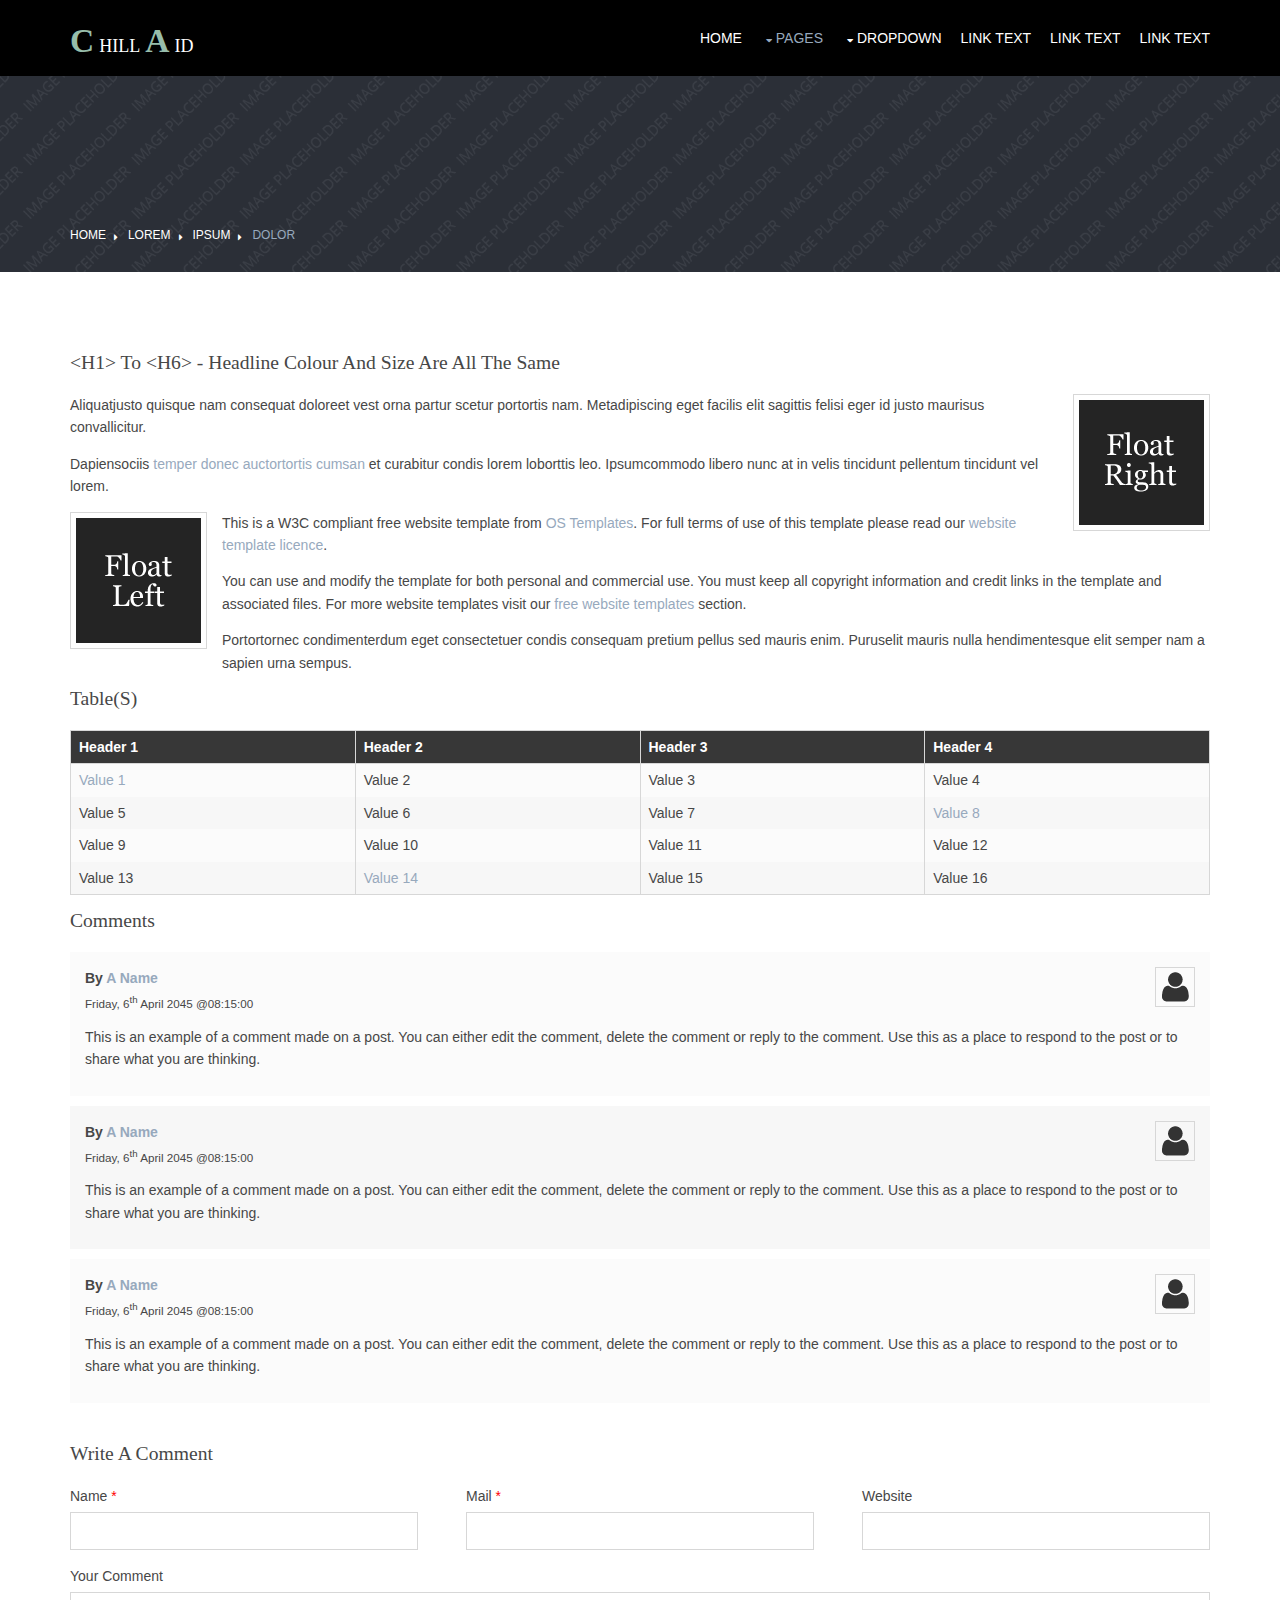
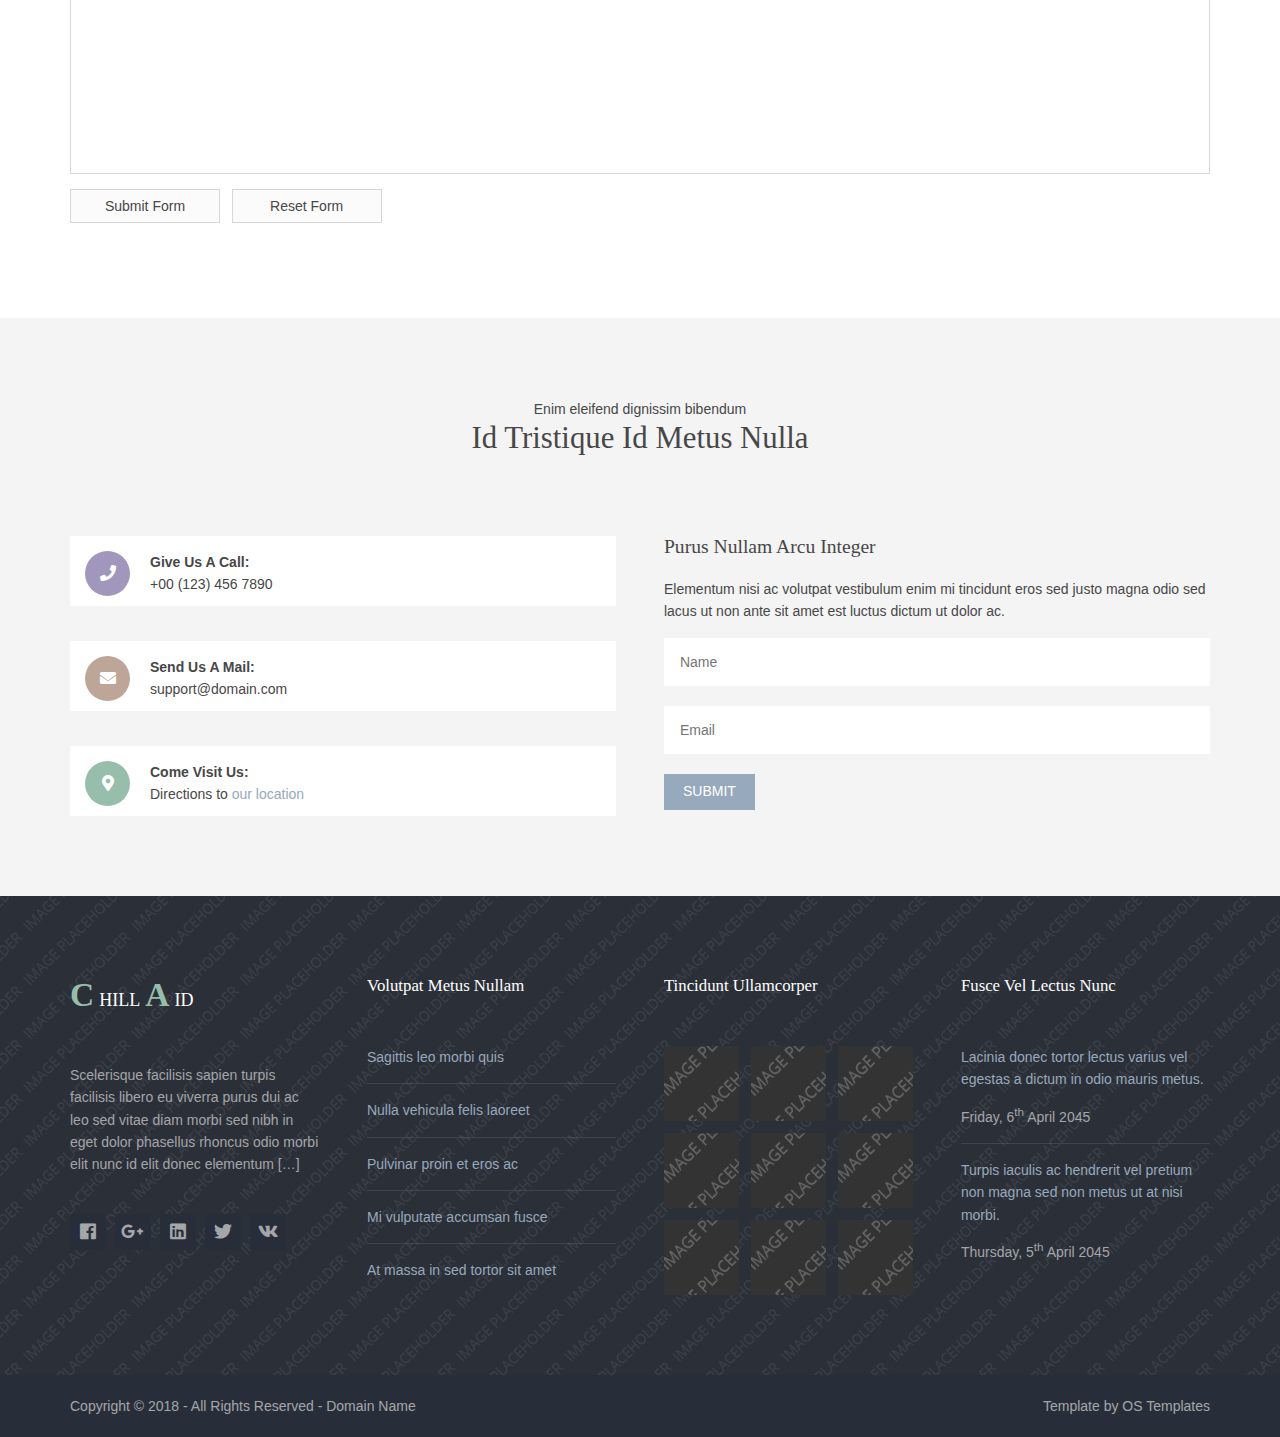
<file: WEB-FRONTEND-BLOG/chillaid/pages/full-width.html>
<!DOCTYPE html>
<!--
Template Name: Chillaid
Author: <a href="https://www.os-templates.com/">OS Templates</a>
Author URI: https://www.os-templates.com/
Copyright: OS-Templates.com
Licence: Free to use under our free template licence terms
Licence URI: https://www.os-templates.com/template-terms
-->
<html lang="">
<!-- To declare your language - read more here: https://www.w3.org/International/questions/qa-html-language-declarations -->
<head>
<title>Chillaid | Pages | Full Width</title>
<meta charset="utf-8">
<meta name="viewport" content="width=device-width, initial-scale=1.0, maximum-scale=1.0, user-scalable=no">
<link href="../layout/styles/layout.css" rel="stylesheet" type="text/css" media="all">
</head>
<body id="top">
<!-- ################################################################################################ -->
<!-- ################################################################################################ -->
<!-- ################################################################################################ -->
<div class="wrapper row1">
  <header id="header" class="hoc clear">
    <div id="logo" class="fl_left"> 
      <!-- ################################################################################################ -->
      <h1 class="logoname"><a href="../index.html">Chill<span>a</span>id</a></h1>
      <!-- ################################################################################################ -->
    </div>
    <nav id="mainav" class="fl_right"> 
      <!-- ################################################################################################ -->
      <ul class="clear">
        <li><a href="../index.html">Home</a></li>
        <li class="active"><a class="drop" href="#">Pages</a>
          <ul>
            <li><a href="gallery.html">Gallery</a></li>
            <li class="active"><a href="full-width.html">Full Width</a></li>
            <li><a href="sidebar-left.html">Sidebar Left</a></li>
            <li><a href="sidebar-right.html">Sidebar Right</a></li>
            <li><a href="basic-grid.html">Basic Grid</a></li>
            <li><a href="font-icons.html">Font Icons</a></li>
          </ul>
        </li>
        <li><a class="drop" href="#">Dropdown</a>
          <ul>
            <li><a href="#">Level 2</a></li>
            <li><a class="drop" href="#">Level 2 + Drop</a>
              <ul>
                <li><a href="#">Level 3</a></li>
                <li><a href="#">Level 3</a></li>
                <li><a href="#">Level 3</a></li>
              </ul>
            </li>
            <li><a href="#">Level 2</a></li>
          </ul>
        </li>
        <li><a href="#">Link Text</a></li>
        <li><a href="#">Link Text</a></li>
        <li><a href="#">Link Text</a></li>
      </ul>
      <!-- ################################################################################################ -->
    </nav>
  </header>
</div>
<!-- ################################################################################################ -->
<!-- ################################################################################################ -->
<!-- ################################################################################################ -->
<div class="bgded overlay" style="background-image:url('../images/demo/backgrounds/01.png');">
  <div id="breadcrumb" class="hoc clear"> 
    <!-- ################################################################################################ -->
    <ul>
      <li><a href="#">Home</a></li>
      <li><a href="#">Lorem</a></li>
      <li><a href="#">Ipsum</a></li>
      <li><a href="#">Dolor</a></li>
    </ul>
    <!-- ################################################################################################ -->
  </div>
</div>
<!-- ################################################################################################ -->
<!-- ################################################################################################ -->
<!-- ################################################################################################ -->
<div class="wrapper row3">
  <main class="hoc container clear"> 
    <!-- main body -->
    <!-- ################################################################################################ -->
    <div class="content"> 
      <!-- ################################################################################################ -->
      <h1>&lt;h1&gt; to &lt;h6&gt; - Headline Colour and Size Are All The Same</h1>
      <img class="imgr borderedbox inspace-5" src="../images/demo/imgr.gif" alt="">
      <p>Aliquatjusto quisque nam consequat doloreet vest orna partur scetur portortis nam. Metadipiscing eget facilis elit sagittis felisi eger id justo maurisus convallicitur.</p>
      <p>Dapiensociis <a href="#">temper donec auctortortis cumsan</a> et curabitur condis lorem loborttis leo. Ipsumcommodo libero nunc at in velis tincidunt pellentum tincidunt vel lorem.</p>
      <img class="imgl borderedbox inspace-5" src="../images/demo/imgl.gif" alt="">
      <p>This is a W3C compliant free website template from <a href="https://www.os-templates.com/" title="Free Website Templates">OS Templates</a>. For full terms of use of this template please read our <a href="https://www.os-templates.com/template-terms">website template licence</a>.</p>
      <p>You can use and modify the template for both personal and commercial use. You must keep all copyright information and credit links in the template and associated files. For more website templates visit our <a href="https://www.os-templates.com/">free website templates</a> section.</p>
      <p>Portortornec condimenterdum eget consectetuer condis consequam pretium pellus sed mauris enim. Puruselit mauris nulla hendimentesque elit semper nam a sapien urna sempus.</p>
      <h1>Table(s)</h1>
      <div class="scrollable">
        <table>
          <thead>
            <tr>
              <th>Header 1</th>
              <th>Header 2</th>
              <th>Header 3</th>
              <th>Header 4</th>
            </tr>
          </thead>
          <tbody>
            <tr>
              <td><a href="#">Value 1</a></td>
              <td>Value 2</td>
              <td>Value 3</td>
              <td>Value 4</td>
            </tr>
            <tr>
              <td>Value 5</td>
              <td>Value 6</td>
              <td>Value 7</td>
              <td><a href="#">Value 8</a></td>
            </tr>
            <tr>
              <td>Value 9</td>
              <td>Value 10</td>
              <td>Value 11</td>
              <td>Value 12</td>
            </tr>
            <tr>
              <td>Value 13</td>
              <td><a href="#">Value 14</a></td>
              <td>Value 15</td>
              <td>Value 16</td>
            </tr>
          </tbody>
        </table>
      </div>
      <div id="comments">
        <h2>Comments</h2>
        <ul>
          <li>
            <article>
              <header>
                <figure class="avatar"><img src="../images/demo/avatar.png" alt=""></figure>
                <address>
                By <a href="#">A Name</a>
                </address>
                <time datetime="2045-04-06T08:15+00:00">Friday, 6<sup>th</sup> April 2045 @08:15:00</time>
              </header>
              <div class="comcont">
                <p>This is an example of a comment made on a post. You can either edit the comment, delete the comment or reply to the comment. Use this as a place to respond to the post or to share what you are thinking.</p>
              </div>
            </article>
          </li>
          <li>
            <article>
              <header>
                <figure class="avatar"><img src="../images/demo/avatar.png" alt=""></figure>
                <address>
                By <a href="#">A Name</a>
                </address>
                <time datetime="2045-04-06T08:15+00:00">Friday, 6<sup>th</sup> April 2045 @08:15:00</time>
              </header>
              <div class="comcont">
                <p>This is an example of a comment made on a post. You can either edit the comment, delete the comment or reply to the comment. Use this as a place to respond to the post or to share what you are thinking.</p>
              </div>
            </article>
          </li>
          <li>
            <article>
              <header>
                <figure class="avatar"><img src="../images/demo/avatar.png" alt=""></figure>
                <address>
                By <a href="#">A Name</a>
                </address>
                <time datetime="2045-04-06T08:15+00:00">Friday, 6<sup>th</sup> April 2045 @08:15:00</time>
              </header>
              <div class="comcont">
                <p>This is an example of a comment made on a post. You can either edit the comment, delete the comment or reply to the comment. Use this as a place to respond to the post or to share what you are thinking.</p>
              </div>
            </article>
          </li>
        </ul>
        <h2>Write A Comment</h2>
        <form action="#" method="post">
          <div class="one_third first">
            <label for="name">Name <span>*</span></label>
            <input type="text" name="name" id="name" value="" size="22" required>
          </div>
          <div class="one_third">
            <label for="email">Mail <span>*</span></label>
            <input type="email" name="email" id="email" value="" size="22" required>
          </div>
          <div class="one_third">
            <label for="url">Website</label>
            <input type="url" name="url" id="url" value="" size="22">
          </div>
          <div class="block clear">
            <label for="comment">Your Comment</label>
            <textarea name="comment" id="comment" cols="25" rows="10"></textarea>
          </div>
          <div>
            <input type="submit" name="submit" value="Submit Form">
            &nbsp;
            <input type="reset" name="reset" value="Reset Form">
          </div>
        </form>
      </div>
      <!-- ################################################################################################ -->
    </div>
    <!-- ################################################################################################ -->
    <!-- / main body -->
    <div class="clear"></div>
  </main>
</div>
<!-- ################################################################################################ -->
<!-- ################################################################################################ -->
<!-- ################################################################################################ -->
<div class="wrapper row2">
  <section id="ctdetails" class="hoc container clear"> 
    <!-- ################################################################################################ -->
    <div class="sectiontitle">
      <p class="nospace font-xs">Enim eleifend dignissim bibendum</p>
      <h6 class="heading font-x2">Id tristique id metus nulla</h6>
    </div>
    <figure class="one_half first">
      <ul class="nospace clear">
        <li class="block clear"><a href="#"><i class="fas fa-phone"></i></a> <span><strong>Give us a call:</strong> +00 (123) 456 7890</span></li>
        <li class="block clear"><a href="#"><i class="fas fa-envelope"></i></a> <span><strong>Send us a mail:</strong> support@domain.com</span></li>
        <li class="block clear"><a href="#"><i class="fas fa-map-marker-alt"></i></a> <span><strong>Come visit us:</strong> Directions to <a href="#">our location</a></span></li>
      </ul>
    </figure>
    <article class="one_half">
      <h6 class="heading">Purus nullam arcu integer</h6>
      <p class="nospace btmspace-15">Elementum nisi ac volutpat vestibulum enim mi tincidunt eros sed justo magna odio sed lacus ut non ante sit amet est luctus dictum ut dolor ac.</p>
      <form action="#" method="post">
        <fieldset>
          <legend>Newsletter:</legend>
          <input type="text" value="" placeholder="Name">
          <input type="text" value="" placeholder="Email">
          <button type="submit" value="submit">Submit</button>
        </fieldset>
      </form>
    </article>
    <!-- ################################################################################################ -->
  </section>
</div>
<!-- ################################################################################################ -->
<!-- ################################################################################################ -->
<!-- ################################################################################################ -->
<div class="bgded overlay row4" style="background-image:url('../images/demo/backgrounds/01.png');">
  <footer id="footer" class="hoc clear"> 
    <!-- ################################################################################################ -->
    <div class="one_quarter first">
      <h1 class="logoname"><a href="../index.html">Chill<span>a</span>id</a></h1>
      <p>Scelerisque facilisis sapien turpis facilisis libero eu viverra purus dui ac leo sed vitae diam morbi sed nibh in eget dolor phasellus rhoncus odio morbi elit nunc id elit donec elementum [<a href="#">&hellip;</a>]</p>
      <ul class="faico clear">
        <li><a class="faicon-facebook" href="#"><i class="fab fa-facebook"></i></a></li>
        <li><a class="faicon-google-plus" href="#"><i class="fab fa-google-plus-g"></i></a></li>
        <li><a class="faicon-linkedin" href="#"><i class="fab fa-linkedin"></i></a></li>
        <li><a class="faicon-twitter" href="#"><i class="fab fa-twitter"></i></a></li>
        <li><a class="faicon-vk" href="#"><i class="fab fa-vk"></i></a></li>
      </ul>
    </div>
    <div class="one_quarter">
      <h6 class="heading">Volutpat metus nullam</h6>
      <ul class="nospace linklist">
        <li><a href="#">Sagittis leo morbi quis</a></li>
        <li><a href="#">Nulla vehicula felis laoreet</a></li>
        <li><a href="#">Pulvinar proin et eros ac</a></li>
        <li><a href="#">Mi vulputate accumsan fusce</a></li>
        <li><a href="#">At massa in sed tortor sit amet</a></li>
      </ul>
    </div>
    <div class="one_quarter">
      <h6 class="heading">Tincidunt ullamcorper</h6>
      <ul class="nospace clear latestimg">
        <li><a class="imgover" href="#"><img src="../images/demo/100x100.png" alt=""></a></li>
        <li><a class="imgover" href="#"><img src="../images/demo/100x100.png" alt=""></a></li>
        <li><a class="imgover" href="#"><img src="../images/demo/100x100.png" alt=""></a></li>
        <li><a class="imgover" href="#"><img src="../images/demo/100x100.png" alt=""></a></li>
        <li><a class="imgover" href="#"><img src="../images/demo/100x100.png" alt=""></a></li>
        <li><a class="imgover" href="#"><img src="../images/demo/100x100.png" alt=""></a></li>
        <li><a class="imgover" href="#"><img src="../images/demo/100x100.png" alt=""></a></li>
        <li><a class="imgover" href="#"><img src="../images/demo/100x100.png" alt=""></a></li>
        <li><a class="imgover" href="#"><img src="../images/demo/100x100.png" alt=""></a></li>
      </ul>
    </div>
    <div class="one_quarter">
      <h6 class="heading">Fusce vel lectus nunc</h6>
      <ul class="nospace linklist">
        <li>
          <article>
            <p class="nospace btmspace-10"><a href="#">Lacinia donec tortor lectus varius vel egestas a dictum in odio mauris metus.</a></p>
            <time class="block font-xs" datetime="2045-04-06">Friday, 6<sup>th</sup> April 2045</time>
          </article>
        </li>
        <li>
          <article>
            <p class="nospace btmspace-10"><a href="#">Turpis iaculis ac hendrerit vel pretium non magna sed non metus ut at nisi morbi.</a></p>
            <time class="block font-xs" datetime="2045-04-05">Thursday, 5<sup>th</sup> April 2045</time>
          </article>
        </li>
      </ul>
    </div>
    <!-- ################################################################################################ -->
  </footer>
</div>
<!-- ################################################################################################ -->
<!-- ################################################################################################ -->
<!-- ################################################################################################ -->
<div class="wrapper row5">
  <div id="copyright" class="hoc clear"> 
    <!-- ################################################################################################ -->
    <p class="fl_left">Copyright &copy; 2018 - All Rights Reserved - <a href="#">Domain Name</a></p>
    <p class="fl_right">Template by <a target="_blank" href="https://www.os-templates.com/" title="Free Website Templates">OS Templates</a></p>
    <!-- ################################################################################################ -->
  </div>
</div>
<!-- ################################################################################################ -->
<!-- ################################################################################################ -->
<!-- ################################################################################################ -->
<a id="backtotop" href="#top"><i class="fas fa-chevron-up"></i></a>
<!-- JAVASCRIPTS -->
<script src="../layout/scripts/jquery.min.js"></script>
<script src="../layout/scripts/jquery.backtotop.js"></script>
<script src="../layout/scripts/jquery.mobilemenu.js"></script>
</body>
</html>
</file>
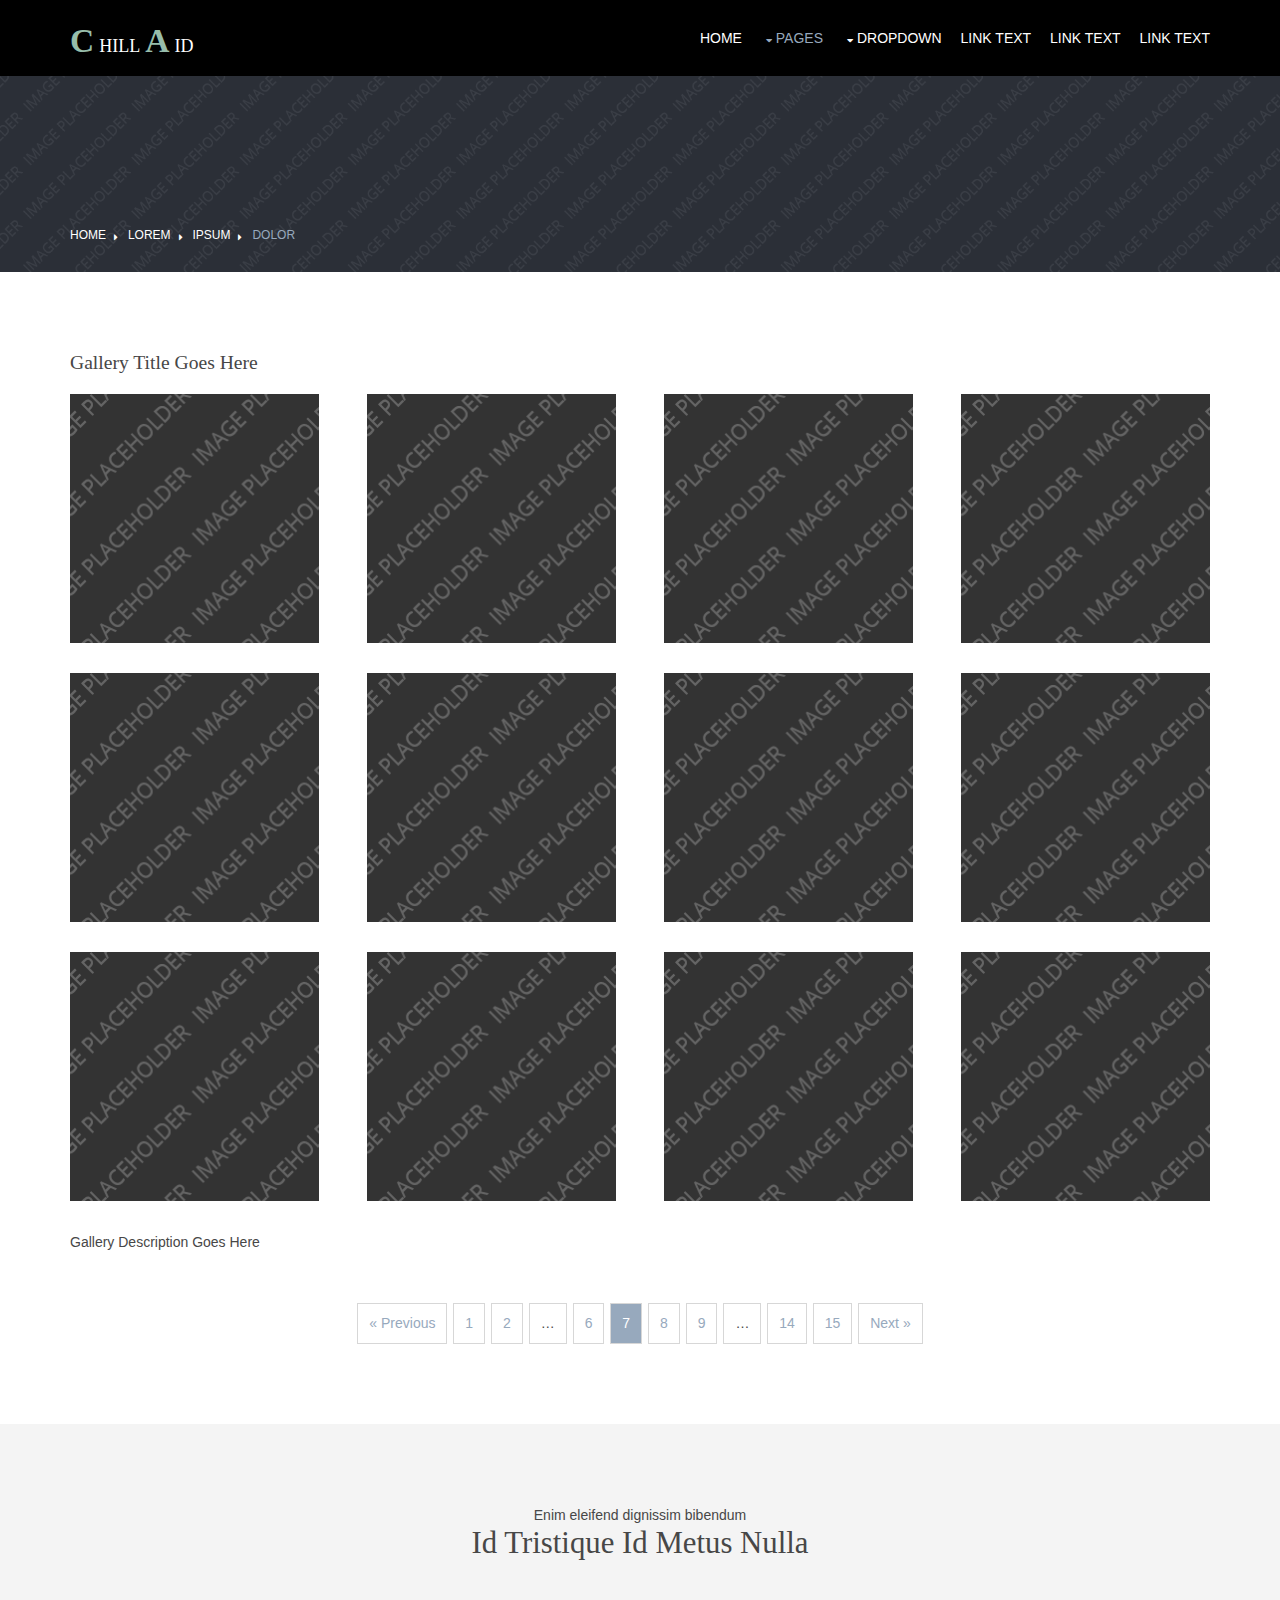
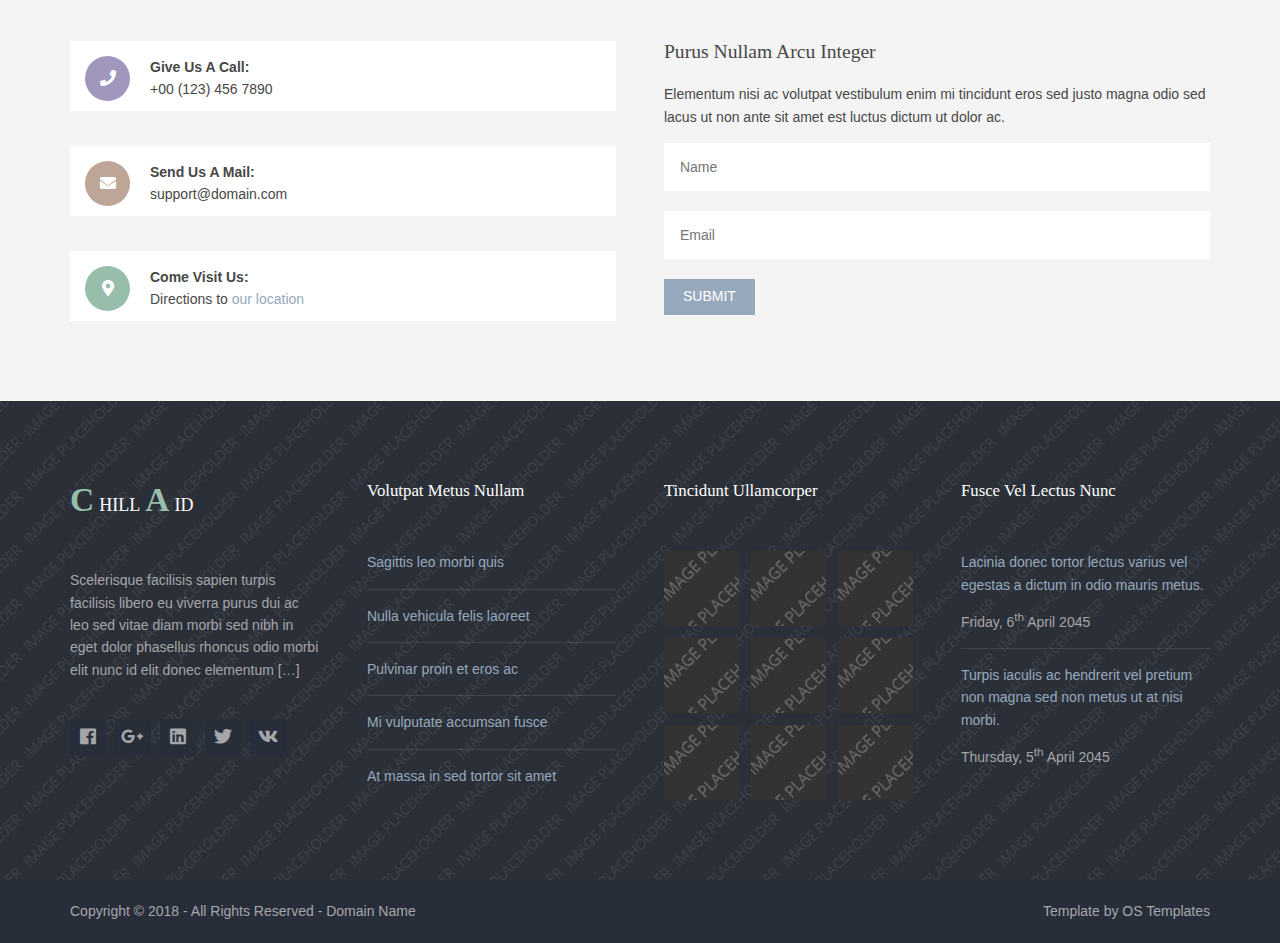
<file: WEB-FRONTEND-BLOG/chillaid/pages/gallery.html>
<!DOCTYPE html>
<!--
Template Name: Chillaid
Author: <a href="https://www.os-templates.com/">OS Templates</a>
Author URI: https://www.os-templates.com/
Copyright: OS-Templates.com
Licence: Free to use under our free template licence terms
Licence URI: https://www.os-templates.com/template-terms
-->
<html lang="">
<!-- To declare your language - read more here: https://www.w3.org/International/questions/qa-html-language-declarations -->
<head>
<title>Chillaid | Pages | Gallery</title>
<meta charset="utf-8">
<meta name="viewport" content="width=device-width, initial-scale=1.0, maximum-scale=1.0, user-scalable=no">
<link href="../layout/styles/layout.css" rel="stylesheet" type="text/css" media="all">
</head>
<body id="top">
<!-- ################################################################################################ -->
<!-- ################################################################################################ -->
<!-- ################################################################################################ -->
<div class="wrapper row1">
  <header id="header" class="hoc clear">
    <div id="logo" class="fl_left"> 
      <!-- ################################################################################################ -->
      <h1 class="logoname"><a href="../index.html">Chill<span>a</span>id</a></h1>
      <!-- ################################################################################################ -->
    </div>
    <nav id="mainav" class="fl_right"> 
      <!-- ################################################################################################ -->
      <ul class="clear">
        <li><a href="../index.html">Home</a></li>
        <li class="active"><a class="drop" href="#">Pages</a>
          <ul>
            <li class="active"><a href="gallery.html">Gallery</a></li>
            <li><a href="full-width.html">Full Width</a></li>
            <li><a href="sidebar-left.html">Sidebar Left</a></li>
            <li><a href="sidebar-right.html">Sidebar Right</a></li>
            <li><a href="basic-grid.html">Basic Grid</a></li>
            <li><a href="font-icons.html">Font Icons</a></li>
          </ul>
        </li>
        <li><a class="drop" href="#">Dropdown</a>
          <ul>
            <li><a href="#">Level 2</a></li>
            <li><a class="drop" href="#">Level 2 + Drop</a>
              <ul>
                <li><a href="#">Level 3</a></li>
                <li><a href="#">Level 3</a></li>
                <li><a href="#">Level 3</a></li>
              </ul>
            </li>
            <li><a href="#">Level 2</a></li>
          </ul>
        </li>
        <li><a href="#">Link Text</a></li>
        <li><a href="#">Link Text</a></li>
        <li><a href="#">Link Text</a></li>
      </ul>
      <!-- ################################################################################################ -->
    </nav>
  </header>
</div>
<!-- ################################################################################################ -->
<!-- ################################################################################################ -->
<!-- ################################################################################################ -->
<div class="bgded overlay" style="background-image:url('../images/demo/backgrounds/01.png');">
  <div id="breadcrumb" class="hoc clear"> 
    <!-- ################################################################################################ -->
    <ul>
      <li><a href="#">Home</a></li>
      <li><a href="#">Lorem</a></li>
      <li><a href="#">Ipsum</a></li>
      <li><a href="#">Dolor</a></li>
    </ul>
    <!-- ################################################################################################ -->
  </div>
</div>
<!-- ################################################################################################ -->
<!-- ################################################################################################ -->
<!-- ################################################################################################ -->
<div class="wrapper row3">
  <main class="hoc container clear"> 
    <!-- main body -->
    <!-- ################################################################################################ -->
    <div class="content"> 
      <!-- ################################################################################################ -->
      <div id="gallery">
        <figure>
          <header class="heading">Gallery Title Goes Here</header>
          <ul class="nospace clear">
            <li class="one_quarter first"><a href="#"><img src="../images/demo/gallery/01.png" alt=""></a></li>
            <li class="one_quarter"><a href="#"><img src="../images/demo/gallery/01.png" alt=""></a></li>
            <li class="one_quarter"><a href="#"><img src="../images/demo/gallery/01.png" alt=""></a></li>
            <li class="one_quarter"><a href="#"><img src="../images/demo/gallery/01.png" alt=""></a></li>
            <li class="one_quarter first"><a href="#"><img src="../images/demo/gallery/01.png" alt=""></a></li>
            <li class="one_quarter"><a href="#"><img src="../images/demo/gallery/01.png" alt=""></a></li>
            <li class="one_quarter"><a href="#"><img src="../images/demo/gallery/01.png" alt=""></a></li>
            <li class="one_quarter"><a href="#"><img src="../images/demo/gallery/01.png" alt=""></a></li>
            <li class="one_quarter first"><a href="#"><img src="../images/demo/gallery/01.png" alt=""></a></li>
            <li class="one_quarter"><a href="#"><img src="../images/demo/gallery/01.png" alt=""></a></li>
            <li class="one_quarter"><a href="#"><img src="../images/demo/gallery/01.png" alt=""></a></li>
            <li class="one_quarter"><a href="#"><img src="../images/demo/gallery/01.png" alt=""></a></li>
          </ul>
          <figcaption>Gallery Description Goes Here</figcaption>
        </figure>
      </div>
      <!-- ################################################################################################ -->
      <!-- ################################################################################################ -->
      <nav class="pagination">
        <ul>
          <li><a href="#">&laquo; Previous</a></li>
          <li><a href="#">1</a></li>
          <li><a href="#">2</a></li>
          <li><strong>&hellip;</strong></li>
          <li><a href="#">6</a></li>
          <li class="current"><strong>7</strong></li>
          <li><a href="#">8</a></li>
          <li><a href="#">9</a></li>
          <li><strong>&hellip;</strong></li>
          <li><a href="#">14</a></li>
          <li><a href="#">15</a></li>
          <li><a href="#">Next &raquo;</a></li>
        </ul>
      </nav>
      <!-- ################################################################################################ -->
    </div>
    <!-- ################################################################################################ -->
    <!-- / main body -->
    <div class="clear"></div>
  </main>
</div>
<!-- ################################################################################################ -->
<!-- ################################################################################################ -->
<!-- ################################################################################################ -->
<div class="wrapper row2">
  <section id="ctdetails" class="hoc container clear"> 
    <!-- ################################################################################################ -->
    <div class="sectiontitle">
      <p class="nospace font-xs">Enim eleifend dignissim bibendum</p>
      <h6 class="heading font-x2">Id tristique id metus nulla</h6>
    </div>
    <figure class="one_half first">
      <ul class="nospace clear">
        <li class="block clear"><a href="#"><i class="fas fa-phone"></i></a> <span><strong>Give us a call:</strong> +00 (123) 456 7890</span></li>
        <li class="block clear"><a href="#"><i class="fas fa-envelope"></i></a> <span><strong>Send us a mail:</strong> support@domain.com</span></li>
        <li class="block clear"><a href="#"><i class="fas fa-map-marker-alt"></i></a> <span><strong>Come visit us:</strong> Directions to <a href="#">our location</a></span></li>
      </ul>
    </figure>
    <article class="one_half">
      <h6 class="heading">Purus nullam arcu integer</h6>
      <p class="nospace btmspace-15">Elementum nisi ac volutpat vestibulum enim mi tincidunt eros sed justo magna odio sed lacus ut non ante sit amet est luctus dictum ut dolor ac.</p>
      <form action="#" method="post">
        <fieldset>
          <legend>Newsletter:</legend>
          <input type="text" value="" placeholder="Name">
          <input type="text" value="" placeholder="Email">
          <button type="submit" value="submit">Submit</button>
        </fieldset>
      </form>
    </article>
    <!-- ################################################################################################ -->
  </section>
</div>
<!-- ################################################################################################ -->
<!-- ################################################################################################ -->
<!-- ################################################################################################ -->
<div class="bgded overlay row4" style="background-image:url('../images/demo/backgrounds/01.png');">
  <footer id="footer" class="hoc clear"> 
    <!-- ################################################################################################ -->
    <div class="one_quarter first">
      <h1 class="logoname"><a href="../index.html">Chill<span>a</span>id</a></h1>
      <p>Scelerisque facilisis sapien turpis facilisis libero eu viverra purus dui ac leo sed vitae diam morbi sed nibh in eget dolor phasellus rhoncus odio morbi elit nunc id elit donec elementum [<a href="#">&hellip;</a>]</p>
      <ul class="faico clear">
        <li><a class="faicon-facebook" href="#"><i class="fab fa-facebook"></i></a></li>
        <li><a class="faicon-google-plus" href="#"><i class="fab fa-google-plus-g"></i></a></li>
        <li><a class="faicon-linkedin" href="#"><i class="fab fa-linkedin"></i></a></li>
        <li><a class="faicon-twitter" href="#"><i class="fab fa-twitter"></i></a></li>
        <li><a class="faicon-vk" href="#"><i class="fab fa-vk"></i></a></li>
      </ul>
    </div>
    <div class="one_quarter">
      <h6 class="heading">Volutpat metus nullam</h6>
      <ul class="nospace linklist">
        <li><a href="#">Sagittis leo morbi quis</a></li>
        <li><a href="#">Nulla vehicula felis laoreet</a></li>
        <li><a href="#">Pulvinar proin et eros ac</a></li>
        <li><a href="#">Mi vulputate accumsan fusce</a></li>
        <li><a href="#">At massa in sed tortor sit amet</a></li>
      </ul>
    </div>
    <div class="one_quarter">
      <h6 class="heading">Tincidunt ullamcorper</h6>
      <ul class="nospace clear latestimg">
        <li><a class="imgover" href="#"><img src="../images/demo/100x100.png" alt=""></a></li>
        <li><a class="imgover" href="#"><img src="../images/demo/100x100.png" alt=""></a></li>
        <li><a class="imgover" href="#"><img src="../images/demo/100x100.png" alt=""></a></li>
        <li><a class="imgover" href="#"><img src="../images/demo/100x100.png" alt=""></a></li>
        <li><a class="imgover" href="#"><img src="../images/demo/100x100.png" alt=""></a></li>
        <li><a class="imgover" href="#"><img src="../images/demo/100x100.png" alt=""></a></li>
        <li><a class="imgover" href="#"><img src="../images/demo/100x100.png" alt=""></a></li>
        <li><a class="imgover" href="#"><img src="../images/demo/100x100.png" alt=""></a></li>
        <li><a class="imgover" href="#"><img src="../images/demo/100x100.png" alt=""></a></li>
      </ul>
    </div>
    <div class="one_quarter">
      <h6 class="heading">Fusce vel lectus nunc</h6>
      <ul class="nospace linklist">
        <li>
          <article>
            <p class="nospace btmspace-10"><a href="#">Lacinia donec tortor lectus varius vel egestas a dictum in odio mauris metus.</a></p>
            <time class="block font-xs" datetime="2045-04-06">Friday, 6<sup>th</sup> April 2045</time>
          </article>
        </li>
        <li>
          <article>
            <p class="nospace btmspace-10"><a href="#">Turpis iaculis ac hendrerit vel pretium non magna sed non metus ut at nisi morbi.</a></p>
            <time class="block font-xs" datetime="2045-04-05">Thursday, 5<sup>th</sup> April 2045</time>
          </article>
        </li>
      </ul>
    </div>
    <!-- ################################################################################################ -->
  </footer>
</div>
<!-- ################################################################################################ -->
<!-- ################################################################################################ -->
<!-- ################################################################################################ -->
<div class="wrapper row5">
  <div id="copyright" class="hoc clear"> 
    <!-- ################################################################################################ -->
    <p class="fl_left">Copyright &copy; 2018 - All Rights Reserved - <a href="#">Domain Name</a></p>
    <p class="fl_right">Template by <a target="_blank" href="https://www.os-templates.com/" title="Free Website Templates">OS Templates</a></p>
    <!-- ################################################################################################ -->
  </div>
</div>
<!-- ################################################################################################ -->
<!-- ################################################################################################ -->
<!-- ################################################################################################ -->
<a id="backtotop" href="#top"><i class="fas fa-chevron-up"></i></a>
<!-- JAVASCRIPTS -->
<script src="../layout/scripts/jquery.min.js"></script>
<script src="../layout/scripts/jquery.backtotop.js"></script>
<script src="../layout/scripts/jquery.mobilemenu.js"></script>
</body>
</html>
</file>
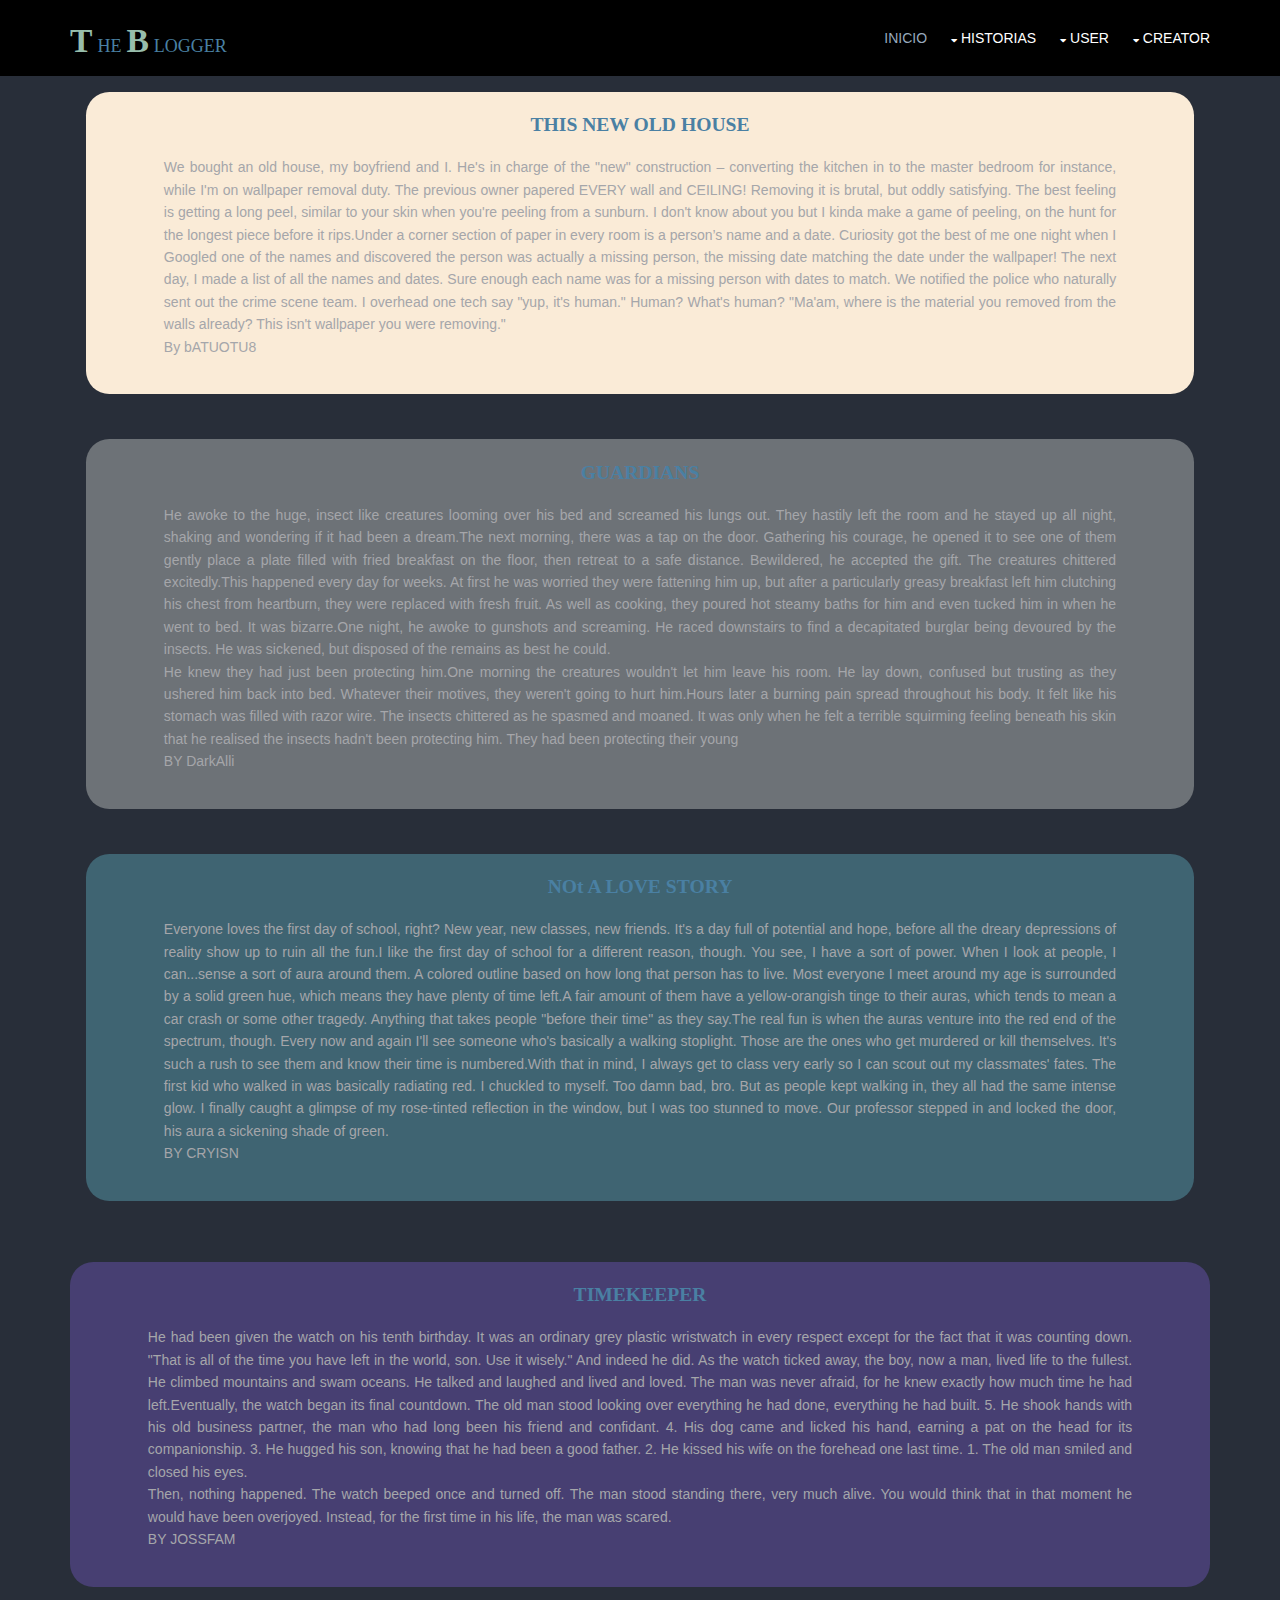
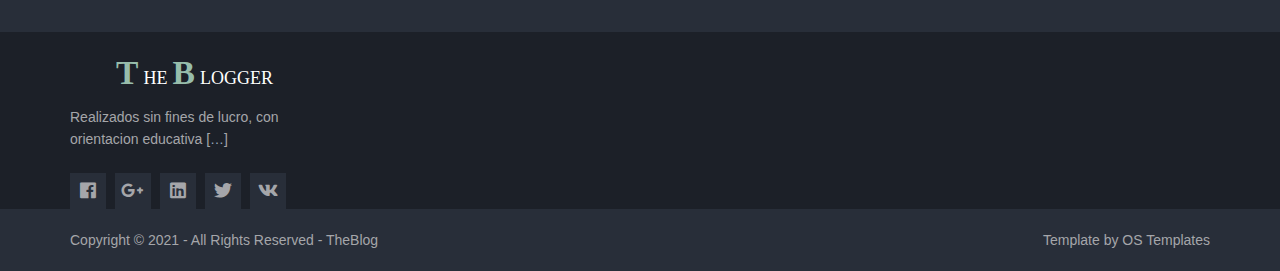
<file: WEB-FRONTEND-BLOG/chillaid/pages/horror-story.html>
<!DOCTYPE html>
<html lang="en">

<head>
    <title>HORROR</title>
    <meta charset="utf-8">
    <meta name="viewport" content="width=device-width, initial-scale=1.0, maximum-scale=1.0, user-scalable=no">
    <link href="../layout/styles/layout.css" rel="stylesheet" type="text/css" media="all">
    <link href="../layout/styles/styles-creator.css" rel="stylesheet" type="text/css" media="all">
</head>

<body>
    <div class="wrapper row1">
        <header id="header" class="hoc clear">
            <div id="logo" class="fl_left">
                <!-- ################################################################################################ -->
                <h1 class="logoname"><a href="../index.html">The<span>B</span>logger</a></h1>
                <!-- ################################################################################################ -->
            </div>
            <nav id="mainav" class="fl_right">
                <!-- ################################################################################################ -->
                <ul class="clear">
                    <li class="active"><a href="../index.html">Inicio</a></li>
                    <li><a class="drop" href="#">Historias</a>
                        <ul>
                            <li><a href="#">Horror</a></li>
                            <li><a href="../pages/action-story.html">Action</a></li>
                            <li><a href="../pages/romance-story.html">Romance</a></li>
                        </ul>
                    </li>
                    <li><a class="drop" href="#">User</a>
                        <ul>
                            <!-- <li><a href="pages/creator-form.html">Creator</a></li>-->
                            <li><a href="../pages/user-form.html">User Register</a></li>
                            <li><a href="../pages/user-login.html">Login</a></li>
                        </ul>
                    </li>
                    <li><a class="drop" href="#">Creator</a>
                        <ul>
                            <li><a href="../pages/creator-form.html">Creator Register</a></li>
                            <li><a href="../pages/creator-login.html">Login</a></li>
                        </ul>

                    </li>
            </nav>
        </header>
    </div>
    <div style="background-image:url('https://i.pinimg.com/originals/74/42/df/7442df453f2197f67249ab1b49ebb44b.jpg');">
        <section class="hoc container clear">
            <div class="hoc clear"
                style="background: antiquewhite;padding-left: 10ch;padding-right: 10ch;text-align: justify;border-radius: 3ch">
                <br>
                <h1><b>THIS NEW OLD HOUSE</b></h1>
                <p>
                    We bought an old house, my boyfriend and I. He's in charge of the "new" construction – converting
                    the kitchen in to the master bedroom for instance, while I'm on wallpaper removal duty. The previous
                    owner papered EVERY wall and CEILING! Removing it is brutal, but oddly satisfying. The best feeling
                    is getting a long peel, similar to your skin when you're peeling from a sunburn. I don't know about
                    you but I kinda make a game of peeling, on the hunt for the longest piece before it rips.Under a
                    corner section of paper in every room is a person’s name and a date. Curiosity got the best of me
                    one night when I Googled one of the names and discovered the person was actually a missing person,
                    the missing date matching the date under the wallpaper! The next day, I made a list of all the names
                    and dates. Sure enough each name was for a missing person with dates to match. We notified the
                    police who naturally sent out the crime scene team. I overhead one tech say "yup, it's human."
                    Human? What's human? "Ma'am, where is the material you removed from the walls already? This isn't
                    wallpaper you were removing."<br>
                    By bATUOTU8
                </p>
                <br>
            </div>
            <br><br>
            <div class="hoc clear"
                style="background: rgb(109, 114, 119);padding-left: 10ch;padding-right: 10ch;text-align: justify;border-radius: 3ch;">
                <br>
                <h1><b>GUARDIANS</b></h1>
                <p>
                    He awoke to the huge, insect like creatures looming over his bed and screamed his lungs out. They
                    hastily left the room and he stayed up all night, shaking and wondering if it had been a dream.The
                    next morning, there was a tap on the door. Gathering his courage, he opened it to see one of them
                    gently place a plate filled with fried breakfast on the floor, then retreat to a safe distance.
                    Bewildered, he accepted the gift. The creatures chittered excitedly.This happened every day for
                    weeks. At first he was worried they were fattening him up, but after a particularly greasy breakfast
                    left him clutching his chest from heartburn, they were replaced with fresh fruit. As well as
                    cooking, they poured hot steamy baths for him and even tucked him in when he went to bed. It was
                    bizarre.One night, he awoke to gunshots and screaming. He raced downstairs to find a decapitated
                    burglar being devoured by the insects. He was sickened, but disposed of the remains as best he
                    could.<br> He knew they had just been protecting him.One morning the creatures wouldn't let him
                    leave
                    his room. He lay down, confused but trusting as they ushered him back into bed. Whatever their
                    motives, they weren't going to hurt him.Hours later a burning pain spread throughout his body. It
                    felt like his stomach was filled with razor wire. The insects chittered as he spasmed and moaned. It
                    was only when he felt a terrible squirming feeling beneath his skin that he realised the insects
                    hadn't been protecting him. They had been protecting their young<br>
                    BY DarkAlli
                </p>
                <br>
            </div><br><br>
            <div class="hoc clear"
                style="background: rgb(63, 100, 114);padding-left: 10ch;padding-right: 10ch;text-align: justify;border-radius: 3ch;">
                <br>
                <h1><b>NOt A LOVE STORY</b></h1>
                <p>
                    Everyone loves the first day of school, right? New year, new classes, new friends. It's a day full
                    of potential and hope, before all the dreary depressions of reality show up to ruin all the fun.I
                    like the first day of school for a different reason, though. You see, I have a sort of power. When I
                    look at people, I can...sense a sort of aura around them. A colored outline based on how long that
                    person has to live. Most everyone I meet around my age is surrounded by a solid green hue, which
                    means they have plenty of time left.A fair amount of them have a yellow-orangish tinge to their
                    auras, which tends to mean a car crash or some other tragedy. Anything that takes people "before
                    their time" as they say.The real fun is when the auras venture into the red end of the spectrum,
                    though. Every now and again I'll see someone who's basically a walking stoplight. Those are the ones
                    who get murdered or kill themselves. It's such a rush to see them and know their time is
                    numbered.With that in mind, I always get to class very early so I can scout out my classmates'
                    fates. The first kid who walked in was basically radiating red. I chuckled to myself. Too damn bad,
                    bro. But as people kept walking in, they all had the same intense glow. I finally caught a glimpse
                    of my rose-tinted reflection in the window, but I was too stunned to move. Our professor stepped in
                    and locked the door, his aura a sickening shade of green.<br>
                    BY CRYISN
                </p>
                <br>
            </div>
    </div><br><br>
    <div class="hoc clear"
        style="background: rgb(71, 63, 114);padding-left: 10ch;padding-right: 10ch;text-align: justify;border-radius: 3ch;">
        <br>
        <h1><b>TIMEKEEPER</b></h1>
        <p>
            He had been given the watch on his tenth birthday. It was an ordinary grey plastic wristwatch in every
            respect except for the fact that it was counting down. "That is all of the time you have left in the world,
            son. Use it wisely." And indeed he did. As the watch ticked away, the boy, now a man, lived life to the
            fullest. He climbed mountains and swam oceans. He talked and laughed and lived and loved. The man was never
            afraid, for he knew exactly how much time he had left.Eventually, the watch began its final countdown. The
            old man stood looking over everything he had done, everything he had built. 5. He shook hands with his old
            business partner, the man who had long been his friend and confidant. 4. His dog came and licked his hand,
            earning a pat on the head for its companionship. 3. He hugged his son, knowing that he had been a good
            father. 2. He kissed his wife on the forehead one last time. 1. The old man smiled and closed his eyes.
<BR>
            Then, nothing happened. The watch beeped once and turned off. The man stood standing there, very much alive.
            You would think that in that moment he would have been overjoyed. Instead, for the first time in his life,
            the man was scared.<br>
            BY JOSSFAM
        </p>
        <br>
    </div>
    </section>
    </div>
    <br><br>
</body>
<div class="bgded overlay row4"
    style="background-image:url('https://images.unsplash.com/photo-1507842217343-583bb7270b66?ixid=MnwxMjA3fDB8MHxzZWFyY2h8NXx8Ym9va3NoZWxmfGVufDB8fDB8fA%3D%3D&ixlib=rb-1.2.1&w=1000&q=80');"">
    <footer id=" footer" class="hoc clear">
    <!-- ################################################################################################ -->
    <div class="one_quarter first">
        <br>
        <h1 class="logoname"><a href="index.html">The<span>B</span>logger</a></h1>
        <p>Realizados sin fines de lucro, con orientacion educativa [<a href="#">&hellip;</a>]
        </p>
        <ul class="faico clear">
            <li><a class="faicon-facebook" href="#"><i class="fab fa-facebook"></i></a></li>
            <li><a class="faicon-google-plus" href="#"><i class="fab fa-google-plus-g"></i></a></li>
            <li><a class="faicon-linkedin" href="#"><i class="fab fa-linkedin"></i></a></li>
            <li><a class="faicon-twitter" href="#"><i class="fab fa-twitter"></i></a></li>
            <li><a class="faicon-vk" href="#"><i class="fab fa-vk"></i></a></li>
        </ul>
    </div>
    </footer>
</div>

<div class="wrapper row5">
    <div id="copyright" class="hoc clear">
        <!-- ################################################################################################ -->
        <p class="fl_left">Copyright &copy; 2021 - All Rights Reserved - <a href="#">TheBlog</a></p>
        <p class="fl_right">Template by <a target="_blank" href="https://www.os-templates.com/"
                title="Free Website Templates">OS Templates</a></p>
        <!-- ################################################################################################ -->
    </div>
</div>
<a id="backtotop" href="#top"><i class="fas fa-chevron-up"></i></a>
<!-- JAVASCRIPTS -->
<script src="../layout/scripts/jquery.min.js"></script>
<script src="../layout/scripts/jquery.backtotop.js"></script>
<script src="../layout/scripts/jquery.mobilemenu.js"></script>
<!-- Homepage specific -->
<script src="../layout/scripts/jquery.easypiechart.min.js"></script>

</html>
</file>
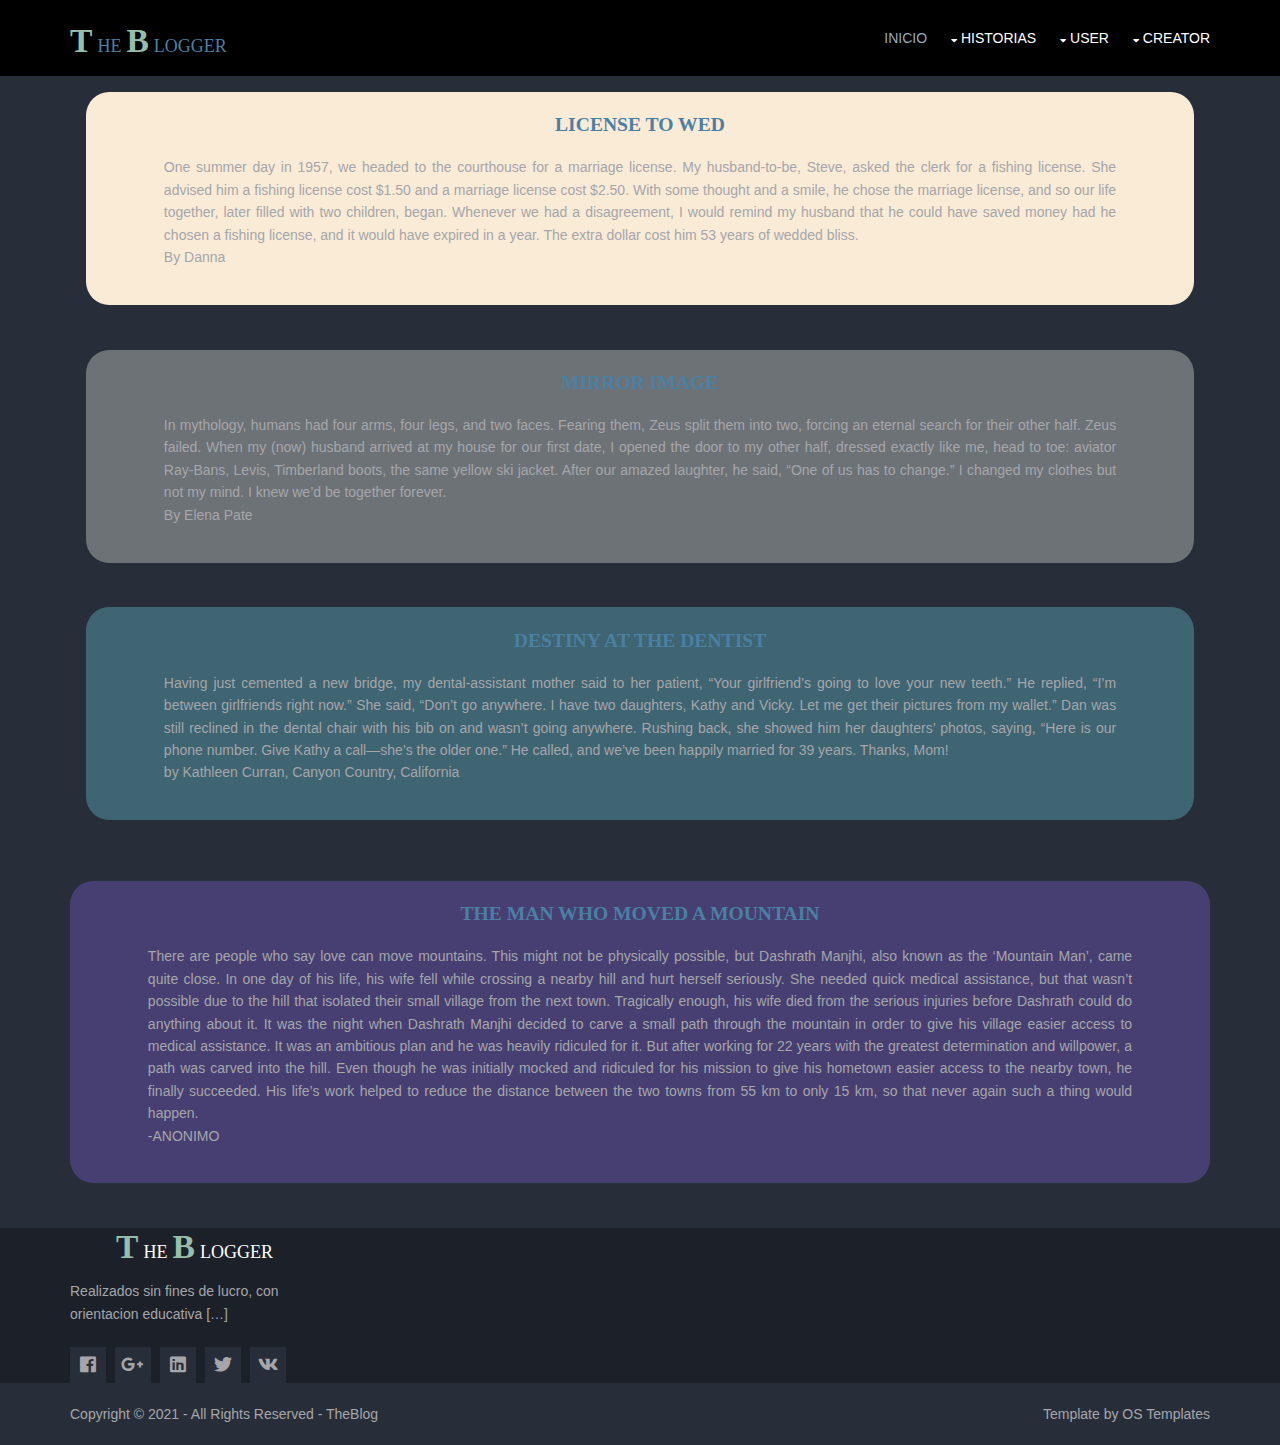
<file: WEB-FRONTEND-BLOG/chillaid/pages/romance-story.html>
<!DOCTYPE html>
<html lang="en">

<head>
    <title>Romance</title>
    <meta charset="utf-8">
    <meta name="viewport" content="width=device-width, initial-scale=1.0, maximum-scale=1.0, user-scalable=no">
    <link href="../layout/styles/layout.css" rel="stylesheet" type="text/css" media="all">
    <link href="../layout/styles/styles-creator.css" rel="stylesheet" type="text/css" media="all">
</head>

<body>
    <div class="wrapper row1">
        <header id="header" class="hoc clear">
            <div id="logo" class="fl_left">
                <!-- ################################################################################################ -->
                <h1 class="logoname"><a href="../index.html">The<span>B</span>logger</a></h1>
                <!-- ################################################################################################ -->
            </div>
            <nav id="mainav" class="fl_right">
                <!-- ################################################################################################ -->
                <ul class="clear">
                    <li class="active"><a href="../index.html">Inicio</a></li>
                    <li><a class="drop" href="#">Historias</a>
                        <ul>
                            <li><a href="../pages/horror-story.html">Horror</a></li>
                      <li><a href="../pages/action-story.html">Action</a></li>
                      <li><a href="#">Romance</a></li>
                        </ul>
                    </li>
                    <li><a class="drop" href="#">User</a>
                        <ul>
                            <!-- <li><a href="pages/creator-form.html">Creator</a></li>-->
                            <li><a href="../pages/user-form.html">User Register</a></li>
                            <li><a href="../pages/user-login.html">Login</a></li>
                        </ul>
                    </li>
                    <li><a class="drop" href="#">Creator</a>
                        <ul>
                            <li><a href="../pages/creator-form.html">Creator Register</a></li>
                            <li><a href="../pages/creator-login.html">Login</a></li>
                        </ul>

                    </li>
            </nav>
        </header>
    </div>
    <div style="background-image:url('https://i.pinimg.com/originals/74/42/df/7442df453f2197f67249ab1b49ebb44b.jpg');">
        <section class="hoc container clear">
            <div class="hoc clear"
                style="background: antiquewhite;padding-left: 10ch;padding-right: 10ch;text-align: justify;border-radius: 3ch">
                <br>
                <h1><b>LICENSE TO WED</b></h1>
                <p>
                    One summer day in 1957, we headed to the courthouse for a marriage license. My husband-to-be, Steve,
                    asked the clerk for a fishing license. She advised him a fishing license cost $1.50 and a marriage
                    license cost $2.50. With some thought and a smile, he chose the marriage license, and so our life
                    together, later filled with two children, began. Whenever we had a disagreement, I would remind my
                    husband that he could have saved money had he chosen a fishing license, and it would have expired in
                    a year. The extra dollar cost him 53 years of wedded bliss.<br>
                    By Danna
                </p>
                <br>
            </div>
            <br><br>
            <div class="hoc clear"
                style="background: rgb(109, 114, 119);padding-left: 10ch;padding-right: 10ch;text-align: justify;border-radius: 3ch;">
                <br>
                <h1><b>MIRROR IMAGE</b></h1>
                <p>
                    In mythology, humans had four arms, four legs, and two faces. Fearing them, Zeus split them into
                    two, forcing an eternal search for their other half. Zeus failed. When my (now) husband arrived at
                    my house for our first date, I opened the door to my other half, dressed exactly like me, head to
                    toe: aviator Ray-Bans, Levis, Timberland boots, the same yellow ski jacket. After our amazed
                    laughter, he said, “One of us has to change.” I changed my clothes but not my mind. I knew we’d be
                    together forever.<br>
                    By Elena Pate
                </p>
                <br>
            </div><br><br>
            <div class="hoc clear"
                style="background: rgb(63, 100, 114);padding-left: 10ch;padding-right: 10ch;text-align: justify;border-radius: 3ch;">
                <br>
                <h1><b>DESTINY AT THE DENTIST</b></h1>
                <p>
                    Having just cemented a new bridge, my dental-assistant mother said to her patient, “Your
                    girlfriend’s going to love your new teeth.” He replied, “I’m between girlfriends right now.” She
                    said, “Don’t go anywhere. I have two daughters, Kathy and Vicky. Let me get their pictures from my
                    wallet.” Dan was still reclined in the dental chair with his bib on and wasn’t going anywhere.
                    Rushing back, she showed him her daughters’ photos, saying, “Here is our phone number. Give Kathy a
                    call—she’s the older one.” He called, and we’ve been happily married for 39 years. Thanks, Mom!<br>
                    by Kathleen Curran, Canyon Country, California
                </p>
                <br>
            </div>
    </div><br><br>
    <div class="hoc clear"
        style="background: rgb(71, 63, 114);padding-left: 10ch;padding-right: 10ch;text-align: justify;border-radius: 3ch;">
        <br>
        <h1><b>THE MAN WHO MOVED A MOUNTAIN</b></h1>
        <p>
            There are people who say love can move mountains. This might not be physically possible, but Dashrath
            Manjhi, also known as the ‘Mountain Man’, came quite close. In one day of his life, his wife fell while
            crossing a nearby hill and hurt herself seriously. She needed quick medical assistance, but that wasn’t
            possible due to the hill that isolated their small village from the next town. Tragically enough, his wife
            died from the serious injuries before Dashrath could do anything about it. It was the night when Dashrath
            Manjhi decided to carve a small path through the mountain in order to give his village easier access to
            medical assistance. It was an ambitious plan and he was heavily ridiculed for it. But after working for 22
            years with the greatest determination and willpower, a path was carved into the hill. Even though he was
            initially mocked and ridiculed for his mission to give his hometown easier access to the nearby town, he
            finally succeeded. His life’s work helped to reduce the distance between the two towns from 55 km to only 15
            km, so that never again such a thing would happen.<br>
            -ANONIMO
        </p>
        <br>
    </div>
    </section>
    </div>
    <br><br>
</body>
<div class="bgded overlay row4"
    style="background-image:url('https://images.unsplash.com/photo-1507842217343-583bb7270b66?ixid=MnwxMjA3fDB8MHxzZWFyY2h8NXx8Ym9va3NoZWxmfGVufDB8fDB8fA%3D%3D&ixlib=rb-1.2.1&w=1000&q=80');"">
    <footer id=" footer" class="hoc clear">
    <!-- ################################################################################################ -->
    <div class="one_quarter first">
        <h1 class="logoname"><a href="index.html">The<span>B</span>logger</a></h1>
        <p>Realizados sin fines de lucro, con orientacion educativa [<a href="#">&hellip;</a>]
        </p>
        <ul class="faico clear">
            <li><a class="faicon-facebook" href="#"><i class="fab fa-facebook"></i></a></li>
            <li><a class="faicon-google-plus" href="#"><i class="fab fa-google-plus-g"></i></a></li>
            <li><a class="faicon-linkedin" href="#"><i class="fab fa-linkedin"></i></a></li>
            <li><a class="faicon-twitter" href="#"><i class="fab fa-twitter"></i></a></li>
            <li><a class="faicon-vk" href="#"><i class="fab fa-vk"></i></a></li>
        </ul>
    </div>
    </footer>
</div>

<div class="wrapper row5">
    <div id="copyright" class="hoc clear">
        <!-- ################################################################################################ -->
        <p class="fl_left">Copyright &copy; 2021 - All Rights Reserved - <a href="#">TheBlog</a></p>
        <p class="fl_right">Template by <a target="_blank" href="https://www.os-templates.com/"
                title="Free Website Templates">OS Templates</a></p>
        <!-- ################################################################################################ -->
    </div>
</div>
<a id="backtotop" href="#top"><i class="fas fa-chevron-up"></i></a>
<!-- JAVASCRIPTS -->
<script src="../layout/scripts/jquery.min.js"></script>
<script src="../layout/scripts/jquery.backtotop.js"></script>
<script src="../layout/scripts/jquery.mobilemenu.js"></script>
<!-- Homepage specific -->
<script src="../layout/scripts/jquery.easypiechart.min.js"></script>

</html>
</file>
<file: WEB-PROYECTO-BLOG/WEB-FRONTEND-BLOG/chillaid/layout/styles/layout.css>
@charset "utf-8";
/*
Template Name: Chillaid
Author: <a href="https://www.os-templates.com/">OS Templates</a>
Author URI: https://www.os-templates.com/
Copyright: OS-Templates.com
Licence: Free to use under our free template licence terms
Licence URI: https://www.os-templates.com/template-terms
File: Layout CSS
*/

@import url("fontawesome-free/css/fontawesome-all.min.css");
@import url("framework.css");

/* Rows
--------------------------------------------------------------------------------------------------------------- */
.row0, .row0 a{}
.row1, .row1 a{}
.row2, .row2 a{}
.row3, .row3 a{}
.row4, .row4 a{}
.row5, .row5 a{}


/* Header
--------------------------------------------------------------------------------------------------------------- */
#header{}

#header #logo{margin:22px 0 0 0;}


/* Page Intro
--------------------------------------------------------------------------------------------------------------- */
#pageintro{padding:200px 0 280px;}/* 280px => 80px for #introblocks negative margin */

#pageintro article, #pageintro article p{display:block; max-width:75%; margin:0 auto; text-align:center;}
#pageintro article p{max-width:65%; line-height:2rem;}
#pageintro .heading{margin-bottom:20px; font-size:4rem;}
#pageintro footer{margin-top:50px;}


/* Content Area
--------------------------------------------------------------------------------------------------------------- */
.container{padding:80px 0;}

/* Content */
.container .content{}

.sectiontitle{display:block; max-width:55%; margin:0 auto 80px; text-align:center;}
.sectiontitle *{margin:0;}

.elements{}
.elements-three li, .elements-four li{margin-bottom:50px;}
.elements-three li:nth-last-child(-n+3), .elements-four li:nth-last-child(-n+4){margin-bottom:0;}/* Removes bottom margin from the last line of items - margin is restored in the media queries when items stack */
.elements-three li:nth-child(3n+1), .elements-four li:nth-child(4n+1){margin-left:0; clear:left;}/* Removes the need to add class="first" */
.elements article{display:block; padding:30px 15px; border-radius:50px 0; text-align:center;}
.elements article *{margin:0 0 15px 0; padding:0; line-height:1;}
.elements article i{width:60px; height:60px; line-height:60px; margin-bottom:30px; font-size:1.6rem; text-align:center; border-radius:50%;}
.elements article .heading{font-size:1.2rem; font-weight:700;}
.elements article p{margin:0; line-height:normal;}

/* Introblocks */
#introblocks{display:block; position:relative; margin:-160px 0 130px 0; z-index:1;}/* 160px => 80px + container padding */

/* Services */
#services{}
#services .elements article{border-radius:0;}

/* Shout */
.shout{}
.shout figure{display:block; max-width:546px;/* same width as the image - contains the caption */}
.shout figure img{}
.shout figure figcaption{display:block; position:relative;}
.shout figure figcaption a{display:block; position:relative; padding:15px; border:solid; border-width:0 1px 1px 1px;}
.shout figure figcaption a::after{position:absolute; top:12px; right:15px; width:30px; height:30px; line-height:30px; font-family:"Font Awesome\ 5 Free"; font-weight:900; content:"\f105";/* fa-angle-right */ text-align:center; border-radius:50%;}

/* Team Members */
.team{}
.team li:last-child{margin-bottom:0;}/* Used when elements stack in small viewports */
.team figure{display:block; text-align:center;}
.team figure *{margin:0; padding:0;}
.team figure a{}
.team figure img{}
.team figure figcaption{padding:20px 10px; line-height:1; border:solid; border-width:0 1px 1px 1px;}
.team figure strong{display:block; margin-bottom:8px; font-size:1.4rem; font-weight:400;}
.team figure em{display:block; font-style:normal; font-size:.8rem;}

/* Easy Pie Charts */
.pr-charts{}
.pr-charts .pr-chart-ctrl{display:block; float:left; width:25%; min-height:200px;}
.pr-charts .pr-chart-ctrl .pr-chart{display:block; position:relative; width:100%; margin:0 0 20px 0; text-align:center;}
.pr-charts .pr-chart-ctrl .pr-chart canvas{display:block; margin:0 auto; padding:0; vertical-align:top;}
.pr-charts .pr-chart-ctrl .pr-chart i{position:absolute; top:0; left:0; width:100%; height:200px; line-height:200px; font-size:18px; font-style:normal;}/* Must have same height & line height as set in the javascript size element to vertical align centre */
.pr-charts .pr-chart-ctrl p{margin:0; padding:0; text-transform:uppercase;}

/* Testimonials */
#testimonials{}
#testimonials article{text-align:center;}
#testimonials article *{margin:0; padding:0;}
#testimonials article figure{display:inline-block; margin-bottom:20px;}
#testimonials article figure img{float:left; margin-right:15px; border-radius:50%;}
#testimonials article figure figcaption{float:left; margin-top:30px; font-size:1.4rem; text-align:left;}
#testimonials article figure figcaption .heading{font-size:1.4rem;}
#testimonials article figure figcaption em{display:block; margin-top:-5px; font-size:.8rem; font-style:normal;}
#testimonials article blockquote{margin-bottom:20px; padding:20px; border-radius:25px 0;}
#testimonials article blockquote::before{top:15px; left:15px; font-size:30px; line-height:30px;}

/* Latest */
#latest{}
#latest > li:last-child{margin-bottom:0;}/* Used when elements stack in small viewports */
#latest article{}
#latest article figure{}
#latest article figure img{}
#latest article .meta{display:block; margin:0 0 15px 0; padding:5px 10px;}
#latest article .meta li{display:block; float:left; width:50%; font-size:.8rem;}
#latest article .meta li:last-child{text-align:right;}
#latest article .meta li i{margin-right:5px;}
#latest article .excerpt{display:block; max-width:85%; margin:0 auto; padding:15px 0 15px 15px; border-left:1px solid;}
#latest article .excerpt time{display:block; margin-bottom:8px; text-transform:uppercase; font-size:.8rem; font-style:normal; line-height:1;}
#latest article .excerpt .heading{margin:0; padding:0; font-size:1.2rem;}

/* Comments */
#comments ul{margin:0 0 40px 0; padding:0; list-style:none;}
#comments li{margin:0 0 10px 0; padding:15px;}
#comments .avatar{float:right; margin:0 0 10px 10px; padding:3px; border:1px solid;}
#comments address{font-weight:bold;}
#comments time{font-size:smaller;}
#comments .comcont{display:block; margin:0; padding:0;}
#comments .comcont p{margin:10px 5px 10px 0; padding:0;}

#comments form{display:block; width:100%;}
#comments input, #comments textarea{width:100%; padding:10px; border:1px solid;}
#comments textarea{overflow:auto;}
#comments div{margin-bottom:15px;}
#comments input[type="submit"], #comments input[type="reset"]{display:inline-block; width:auto; min-width:150px; margin:0; padding:8px 5px; cursor:pointer;}

/* Sidebar */
.container .sidebar{}

.sidebar .sdb_holder{margin-bottom:50px;}
.sidebar .sdb_holder:last-child{margin-bottom:0;}


/* Contact Details
--------------------------------------------------------------------------------------------------------------- */
#ctdetails{}

#ctdetails figure > ul{}
#ctdetails figure > ul li{position:relative; margin:0 0 35px 0; padding:15px 15px 15px 80px; line-height:1;}
#ctdetails figure > ul li:last-child{margin:0;}/* Used when elements stack in small viewports */
#ctdetails figure > ul li i{position:absolute; top:15px; left:15px; width:45px; height:45px; line-height:45px; font-size:16px; text-align:center; border-radius:50%;}
#ctdetails figure > ul li span{display:block; padding:4px 0 0 0;}
#ctdetails figure > ul li strong{display:block; margin:0 0 8px 0; text-transform:capitalize;}

#ctdetails article{margin-bottom:0;}/* Used when elements stack in small viewports */
#ctdetails input, #ctdetails button{border:1px solid;}
#ctdetails input{display:block; width:100%; padding:15px; margin-bottom:20px;}
#ctdetails button{padding:8px 18px 10px; text-transform:uppercase; font-weight:400; cursor:pointer;}


/* Footer
--------------------------------------------------------------------------------------------------------------- */
#footer{padding:80px 0;}

#footer .heading{margin-bottom:50px; font-size:1.2rem;}
#footer .logoname{margin-bottom:50px;}
#footer p + .faico{margin-top:30px;}

#footer .linklist li{display:block; margin-bottom:15px; padding:0 0 15px 0; border-bottom:1px solid;}
#footer .linklist li:last-child{margin:0; padding:0; border:none;}
#footer .linklist li::before, #footer .linklist li::after{display:table; content:"";}
#footer .linklist li, #footer .linklist li::after{clear:both;}

#footer .latestimg{}
#footer .latestimg > li{display:inline-block; float:left; width:30%; margin:0 0 5% 5%;}
#footer .latestimg > li:nth-last-child(-n+3){margin-bottom:0;}/* Removes bottom margin from the last three items - margin is restored in the media queries when items stack */
#footer .latestimg > li:nth-child(3n+1){margin-left:0; clear:left;}/* Removes the need to add class="first" */
#footer .latestimg > li img{width:100%;}/* Force the image to resize to take the full space - may have to be changed for tablets, depends on personal preference */
#footer .latestimg > li a.imgover{display:block;}


/* Copyright
--------------------------------------------------------------------------------------------------------------- */
#copyright{padding:20px 0;}
#copyright *{margin:0; padding:0;}


/* Transition Fade
This gives a smooth transition to "ALL" elements used in the layout - other than the navigation form used in mobile devices
If you don't want it to fade all elements, you have to list the ones you want to be faded individually
Delete it completely to stop fading
--------------------------------------------------------------------------------------------------------------- */
*, *::before, *::after{transition:all .3s ease-in-out;}
#mainav form *{transition:none !important;}


/* ------------------------------------------------------------------------------------------------------------ */
/* ------------------------------------------------------------------------------------------------------------ */
/* ------------------------------------------------------------------------------------------------------------ */
/* ------------------------------------------------------------------------------------------------------------ */
/* ------------------------------------------------------------------------------------------------------------ */


/* Navigation
--------------------------------------------------------------------------------------------------------------- */
nav ul, nav ol{margin:0; padding:0; list-style:none;}

#mainav, #breadcrumb, .sidebar nav{line-height:normal;}
#mainav .drop::after, #mainav li li .drop::after, #breadcrumb li a::after, .sidebar nav a::after{position:absolute; font-family:"Font Awesome\ 5 Free"; font-weight:900; font-size:10px; line-height:10px;}

/* Top Navigation */
#mainav{}
#mainav ul{text-transform:uppercase;}
#mainav ul ul{position:absolute; width:180px; text-transform:none; z-index:9999;}
#mainav ul ul ul{left:180px; top:0;}
#mainav li{display:inline-block; position:relative; margin:0 15px 0 0; padding:0;}
#mainav li:last-child{margin-right:0;}
#mainav li li{width:100%; margin:0;}
#mainav li a{display:block; padding:30px 0;}
#mainav li li a{border:solid; border-width:0 0 1px 0;}
#mainav .drop{padding-left:15px;}
#mainav li li a, #mainav li li .drop{display:block; margin:0; padding:10px 15px;}
#mainav .drop::after, #mainav li li .drop::after{content:"\f0d7";}
#mainav .drop::after{top:35px; left:5px;}
#mainav li li .drop::after{top:15px; left:5px;}
#mainav ul ul{visibility:hidden; opacity:0;}
#mainav ul li:hover > ul{visibility:visible; opacity:1;}

#mainav form{display:none; width:100%; margin:0; padding:0;}
#mainav form select, #mainav form select option{display:block; cursor:pointer; outline:none;}
#mainav form select{width:100%; padding:5px; border:none;}
#mainav form select option{margin:5px; padding:0; border:none;}

/* Breadcrumb */
#breadcrumb{padding:150px 0 30px;}
#breadcrumb ul{margin:0; padding:0; list-style:none; text-transform:uppercase;}
#breadcrumb li{display:inline-block; margin:0 6px 0 0; padding:0;}
#breadcrumb li a{display:block; position:relative; margin:0; padding:0 12px 0 0; font-size:12px;}
#breadcrumb li a::after{top:4px; right:0; content:"\f0da";}
#breadcrumb li:last-child a{margin:0; padding:0;}
#breadcrumb li:last-child a::after{display:none;}
#breadcrumb .heading{margin:0; font-size:2rem;}

/* Sidebar Navigation */
.sidebar nav{display:block; width:100%;}
.sidebar nav li{margin:0 0 3px 0; padding:0;}
.sidebar nav a{display:block; position:relative; margin:0; padding:5px 10px 5px 15px; text-decoration:none; border:solid; border-width:0 0 1px 0;}
.sidebar nav a::after{top:10px; left:5px; content:"\f0da";}
.sidebar nav ul ul a{padding-left:35px;}
.sidebar nav ul ul a::after{left:25px;}
.sidebar nav ul ul ul a{padding-left:55px;}
.sidebar nav ul ul ul a::after{left:45px;}

/* Pagination */
.pagination{display:block; width:100%; text-align:center; clear:both;}
.pagination li{display:inline-block; margin:0 2px 0 0;}
.pagination li:last-child{margin-right:0;}
.pagination a, .pagination strong{display:block; padding:8px 11px; border:1px solid; background-clip:padding-box; font-weight:normal;}

/* Back to Top */
#backtotop{z-index:999; display:inline-block; position:fixed; visibility:hidden; bottom:20px; right:20px; width:36px; height:36px; line-height:36px; font-size:16px; text-align:center; opacity:.2;}
#backtotop i{display:block; width:100%; height:100%; line-height:inherit;}
#backtotop.visible{visibility:visible; opacity:.5;}
#backtotop:hover{opacity:1;}


/* Tables
--------------------------------------------------------------------------------------------------------------- */
table, th, td{border:1px solid; border-collapse:collapse; vertical-align:top;}
table, th{table-layout:auto;}
table{width:100%; margin-bottom:15px;}
th, td{padding:5px 8px;}
td{border-width:0 1px;}


/* Gallery
--------------------------------------------------------------------------------------------------------------- */
#gallery{display:block; width:100%; margin-bottom:50px;}
#gallery figure figcaption{display:block; width:100%; clear:both;}
#gallery li{margin-bottom:30px;}


/* Font Awesome Social Icons
--------------------------------------------------------------------------------------------------------------- */
.faico{margin:0; padding:0; list-style:none;}
.faico li{display:inline-block; margin:8px 5px 0 0; padding:0; line-height:normal;}
.faico li:last-child{margin-right:0;}
.faico a{display:inline-block; width:36px; height:36px; line-height:36px; font-size:18px; text-align:center;}

.faico a{color:inherit; background-color:#282E39;}
.faico a:hover{color:#FFFFFF;}

.faicon-dribble:hover{background-color:#EA4C89;}
.faicon-facebook:hover{background-color:#3B5998;}
.faicon-google-plus:hover{background-color:#DB4A39;}
.faicon-linkedin:hover{background-color:#0E76A8;}
.faicon-twitter:hover{background-color:#00ACEE;}
.faicon-vk:hover{background-color:#4E658E;}


/* ------------------------------------------------------------------------------------------------------------ */
/* ------------------------------------------------------------------------------------------------------------ */
/* ------------------------------------------------------------------------------------------------------------ */
/* ------------------------------------------------------------------------------------------------------------ */
/* ------------------------------------------------------------------------------------------------------------ */


/* Colours
--------------------------------------------------------------------------------------------------------------- */
body{color:#A5A6AA; background-color:#282E39;}
a{color:#97A9BD;}
a:active, a:focus{background:transparent !important;}/* IE10 + 11 Bugfix - prevents grey background */
hr, .borderedbox{border-color:#D7D7D7;}
label span{color:#FF0000; background-color:inherit;}
input:focus, textarea:focus, *:required:focus{border-color:#97A9BD !important;}

.overlay{color:#FFFFFF; background-color:inherit;}
.overlay::after{color:inherit; background-color:rgba(40,46,57,.7);/* #282E39 */}
.overlay.light::after{background-color:rgba(151,169,189,.7);/* #97A9BD */}

.gradient{color:#474747; background:linear-gradient(to bottom, #F4F4F4 55%, #FFFFFF 50%, #FFFFFF 100%);}/* Overlap dark to make a hard transition */
@media screen and (max-width:750px){/* Only the colours height has been changed */
	.gradient{background:linear-gradient(to bottom, #F4F4F4 24%, #FFFFFF 19%, #FFFFFF 100%);}
}

.btn, .btn.inverse:hover{color:#FFFFFF; background-color:#97A9BD; border-color:#97A9BD;}
.btn:hover, .btn.inverse{color:inherit; background-color:transparent; border-color:inherit;}

.imgover:hover::before{background-color:rgba(151,169,189,.5);/* #97A9BD */}
.imgover, .imgover:hover::after{color:#FFFFFF;}

.logoname a{color:#FFFFFF;}
.logoname::first-letter, .logoname span{color:#97BDAB;}


/* Rows */
.row0, .row0 a{}
.row1{color:#FFFFFF; background-color:#000000;}
.row2{color:#474747; background-color:#F4F4F4;}
.row3{color:#474747; background-color:#FFFFFF;}
.row4{color:#A5A6AA; background-color:#000000;}
.row5, .row5 a{color:#A5A6AA; background-color:#282E39;}
.coloured{color:#FFFFFF; background-color:#97A9BD;}


/* Header */
#header #logo a{color:inherit;}


/* Page Intro */
#pageintro{color:#FFFFFF;}


/* Content Area */
.elements article{color:#474747; background-color:#FFFFFF; box-shadow:0px 0px 15px rgba(0,0,0,.3);}
.elements article:hover{color:#FFFFFF; background-color:#97A9BD;}/* Default */
.elements article a i{color:#FFFFFF; background-color:#97A9BD;}/* Default */
.elements article:hover a i{color:#97A9BD; background-color:#FFFFFF;}/* Default */

/* ###### DELETE THE FOLLOWING IF ONLY THE DEFAULT COLOUR IS REQUIRED ###### */
#introblocks .elements li article{color:#FFFFFF; background-color:#97A9BD;}/* Blue */
#introblocks .elements li article a i{color:#97A9BD; background-color:#FFFFFF;}/* Blue */
#introblocks .elements li article:hover{color:#474747; background-color:#FFFFFF !important;}
#introblocks .elements li article:hover a i{color:#FFFFFF !important; background-color:#97A9BD;}
#introblocks .elements li:nth-child(2) article, #introblocks .elements li:nth-child(2) article:hover a i{background-color:#A197BD;}/* Purple */
#introblocks .elements li:nth-child(2) article a i{color:#A197BD;}/* Purple */
#introblocks .elements li:nth-child(3) article, #introblocks .elements li:nth-child(3) article:hover a i{background-color:#BDA697;}/* Brown */
#introblocks .elements li:nth-child(3) article a i{color:#BDA697;}/* Brown */
#introblocks .elements li:nth-child(4) article, #introblocks .elements li:nth-child(4) article:hover a i{background-color:#97BDAB;}/* Green */
#introblocks .elements li:nth-child(4) article a i{color:#97BDAB;}/* Green */
/* ###### END DELETE ###### */

.shout figure figcaption a{color:inherit; background-color:inherit; border-color:#D7D7D7;}
.shout figure:hover figcaption a, .shout figure figcaption a::after{color:#FFFFFF; background-color:#97A9BD; border-color:#97A9BD;}
.shout figure:hover figcaption a::after{color:#97A9BD; background-color:#FFFFFF;}

.team figure figcaption{color:#474747; background-color:#FFFFFF; border-color:#D7D7D7;}

#testimonials article blockquote{color:#474747; background-color:#FFFFFF;}
#testimonials article blockquote::before{color:rgba(0,0,0,.05);}
#testimonials article blockquote::after{border-top-color:#FFFFFF;}

#latest article .meta, #latest article .meta *{color:#FFFFFF; background-color:#282E39;}
#latest article .excerpt{border-color:#D7D7D7;}


/* Contact Details */
#ctdetails figure > ul li{color:inherit; background-color:#FFFFFF;}
#ctdetails figure > ul li:hover a{color:#FFFFFF;}
#ctdetails figure > ul li:hover, #ctdetails figure > ul li a i{color:#FFFFFF; background-color:#97A9BD;}/* Default */
#ctdetails figure > ul li:hover a i{color:#97A9BD; background-color:#FFFFFF;}/* Default */

/* ###### DELETE THE FOLLOWING IF ONLY THE DEFAULT COLOUR IS REQUIRED ###### */
#ctdetails figure > ul li:hover, #ctdetails figure > ul li a i{color:#FFFFFF; background-color:#A197BD;}
#ctdetails figure > ul li:hover a i{color:#A197BD; background-color:#FFFFFF !important;}
#ctdetails figure > ul li:nth-child(2):hover, #ctdetails figure > ul li:nth-child(2) a i{background-color:#BDA697;}
#ctdetails figure > ul li:nth-child(2):hover a i{color:#BDA697;}
#ctdetails figure > ul li:nth-child(3):hover, #ctdetails figure > ul li:nth-child(3) a i{background-color:#97BDAB;}
#ctdetails figure > ul li:nth-child(3):hover a i{color:#97BDAB;}
/* ###### END DELETE ###### */

#ctdetails input, #ctdetails button{border-color:transparent;}
#ctdetails input{color:#474747; background-color:#FFFFFF;}
#ctdetails button{color:#FFFFFF; background-color:#97A9BD;}
#ctdetails button:hover{color:inherit; background-color:transparent; border-color:inherit;}


/* Footer */
#footer .heading{color:#FFFFFF;}
#footer hr, #footer .borderedbox, #footer .linklist li{border-color:rgba(255,255,255,.1);}


/* Navigation */
#mainav li a{color:inherit;}
#mainav .active a, #mainav a:hover, #mainav li:hover > a{color:#97A9BD; background-color:inherit;}
#mainav li li a, #mainav .active li a{color:#FFFFFF; background-color:rgba(151,169,189,.5); border-color:rgba(151,169,189,.5);/* #97A9BD */}
#mainav li li:hover > a, #mainav .active .active > a{color:#FFFFFF; background-color:#97A9BD;}
#mainav form select{color:#474747; background-color:#FFFFFF;}

#breadcrumb a{color:inherit; background-color:inherit;}
#breadcrumb li:last-child a{color:#97A9BD;}

.container .sidebar nav a{color:inherit; border-color:#D7D7D7;}
.container .sidebar nav a:hover{color:#97A9BD;}

.pagination a, .pagination strong{border-color:#D7D7D7;}
.pagination .current *{color:#FFFFFF; background-color:#97A9BD;}

#backtotop{color:#FFFFFF; background-color:#97A9BD;}


/* Tables + Comments */
table, th, td, #comments .avatar, #comments input, #comments textarea{border-color:#D7D7D7;}
th{color:#FFFFFF; background-color:#373737;}
tr, #comments li, #comments input[type="submit"], #comments input[type="reset"]{color:inherit; background-color:#FBFBFB;}
tr:nth-child(even), #comments li:nth-child(even){color:inherit; background-color:#F7F7F7;}
table a, #comments a{background-color:inherit;}


/* ------------------------------------------------------------------------------------------------------------ */
/* ------------------------------------------------------------------------------------------------------------ */
/* ------------------------------------------------------------------------------------------------------------ */
/* ------------------------------------------------------------------------------------------------------------ */
/* ------------------------------------------------------------------------------------------------------------ */


/* Media Queries
--------------------------------------------------------------------------------------------------------------- */
@-ms-viewport{width:device-width;}


/* Max Wrapper Width - Laptop, Desktop etc.
--------------------------------------------------------------------------------------------------------------- */
@media screen and (min-width:1140px){
	.hoc{max-width:1140px;}
}

@media screen and (min-width:978px) and (max-width:1140px){
	.hoc{max-width:95%;}
}


/* Mobile Devices
--------------------------------------------------------------------------------------------------------------- */
@media screen and (max-width:978px){
	.hoc{max-width:90%;}

	#header{padding:30px 0;}
	#header #logo{margin-top:0;}

	#mainav{}
	#mainav ul{display:none;}
	#mainav form{display:block; margin-top:2px;}

	#breadcrumb{}

	.container{}
	#comments input[type="reset"]{margin-top:10px;}
	.pagination li{display:inline-block; margin:0 5px 5px 0;}

	#footer{}

	#copyright{}
	#copyright p:first-of-type{margin-bottom:10px;}
}

@media screen and (max-width:750px){
	.imgl, .imgr{display:inline-block; float:none; margin:0 0 10px 0;}
	.fl_left, .fl_right{display:block; float:none;}
	.group .group > *:last-child, .clear .clear > *:last-child, .clear .group > *:last-child, .group .clear > *:last-child{margin-bottom:0;}/* Experimental - Needs more testing in different situations, stops double margin when stacking */
	.one_half, .one_third, .two_third, .one_quarter, .two_quarter, .three_quarter{display:block; float:none; width:auto; margin:0 0 30px 0;}

	#header{text-align:center;}
	#header #logo{margin:0 0 15px 0;}

	#pageintro article, #pageintro article p{max-width:none;}
	#pageintro .heading{font-size:2rem;}

	.sectiontitle{max-width:none;}
	.shout figure, .team li, #latest > li{margin:0 auto 50px;}
	.team li, #latest li{max-width:348px;}/* Restrict the width to the one_third grid element */
	.elements-three li:nth-last-child(-n+3), .elements-four li:nth-last-child(-n+4){margin-bottom:50px;}
	.elements-three li:last-child, .elements-four li:last-child, .shout figure:last-child{margin-bottom:0;}

	#ctdetails figure{margin-bottom:80px;}/* Gives good separation between the two elements */

	#footer{padding-bottom:50px;}/* Not needed - just looks better */
	#footer .latestimg > li, #footer .latestimg > li:nth-last-child(-n+3){display:inline-block; float:none; width:auto; margin:0 5% 5% 0;}
	#footer .latestimg > li:last-child{margin-bottom:0;}
	#footer .latestimg > li img{width:auto;}
}

@media screen and (min-width:451px) and (max-width:900px){
	.pr-charts .pr-chart-ctrl{width:50%; margin-bottom:50px;}
	.pr-charts .pr-chart-ctrl:nth-child(n+3){margin-bottom:0;}
}

@media screen and (max-width:450px){
	.pr-charts .pr-chart-ctrl{width:100%; margin-bottom:50px;}
	.pr-charts .pr-chart-ctrl:last-child{margin-bottom:0;}

	#testimonials article figure img{float:none; margin:0 0 20px 0;}
	#testimonials article figure figcaption{float:none; margin:0; text-align:center;}
}


/* Other
--------------------------------------------------------------------------------------------------------------- */
@media screen and (max-width:650px){
	.scrollable{display:block; width:100%; margin:0 0 30px 0; padding:0 0 15px 0; overflow:auto; overflow-x:scroll;}
	.scrollable table{margin:0; padding:0; white-space:nowrap;}

	.inline li{display:block; margin-bottom:10px;}
	.pushright li{margin-right:0;}

	.font-x2{font-size:1.6rem;}
	.font-x3{font-size:1.8rem;}
}
</file>
<file: WEB-FRONTEND-BLOG/chillaid/layout/styles/layout.css>
@charset "utf-8";
/*
Template Name: Chillaid
Author: <a href="https://www.os-templates.com/">OS Templates</a>
Author URI: https://www.os-templates.com/
Copyright: OS-Templates.com
Licence: Free to use under our free template licence terms
Licence URI: https://www.os-templates.com/template-terms
File: Layout CSS
*/

@import url("fontawesome-free/css/fontawesome-all.min.css");
@import url("framework.css");

/* Rows
--------------------------------------------------------------------------------------------------------------- */
.row0, .row0 a{}
.row1, .row1 a{}
.row2, .row2 a{}
.row3, .row3 a{}
.row4, .row4 a{}
.row5, .row5 a{}


/* Header
--------------------------------------------------------------------------------------------------------------- */
#header{}

#header #logo{margin:22px 0 0 0;}


/* Page Intro
--------------------------------------------------------------------------------------------------------------- */
#pageintro{padding:200px 0 280px;}/* 280px => 80px for #introblocks negative margin */

#pageintro article, #pageintro article p{display:block; max-width:75%; margin:0 auto; text-align:center;}
#pageintro article p{max-width:65%; line-height:2rem;}
#pageintro .heading{margin-bottom:20px; font-size:4rem;}
#pageintro footer{margin-top:50px;}


/* Content Area
--------------------------------------------------------------------------------------------------------------- */
.container{padding:80px 0;}

/* Content */
.container .content{}

.sectiontitle{display:block; max-width:55%; margin:0 auto 80px; text-align:center;}
.sectiontitle *{margin:0;}

.elements{}
.elements-three li, .elements-four li{margin-bottom:50px;}
.elements-three li:nth-last-child(-n+3), .elements-four li:nth-last-child(-n+4){margin-bottom:0;}/* Removes bottom margin from the last line of items - margin is restored in the media queries when items stack */
.elements-three li:nth-child(3n+1), .elements-four li:nth-child(4n+1){margin-left:0; clear:left;}/* Removes the need to add class="first" */
.elements article{display:block; padding:30px 15px; border-radius:50px 0; text-align:center;}
.elements article *{margin:0 0 15px 0; padding:0; line-height:1;}
.elements article i{width:60px; height:60px; line-height:60px; margin-bottom:30px; font-size:1.6rem; text-align:center; border-radius:50%;}
.elements article .heading{font-size:1.2rem; font-weight:700;}
.elements article p{margin:0; line-height:normal;}

/* Introblocks */
#introblocks{display:block; position:relative; margin:-160px 0 130px 0; z-index:1;}/* 160px => 80px + container padding */

/* Services */
#services{}
#services .elements article{border-radius:0;}

/* Shout */
.shout{}
.shout figure{display:block; max-width:546px;/* same width as the image - contains the caption */}
.shout figure img{}
.shout figure figcaption{display:block; position:relative;}
.shout figure figcaption a{display:block; position:relative; padding:15px; border:solid; border-width:0 1px 1px 1px;}
.shout figure figcaption a::after{position:absolute; top:12px; right:15px; width:30px; height:30px; line-height:30px; font-family:"Font Awesome\ 5 Free"; font-weight:900; content:"\f105";/* fa-angle-right */ text-align:center; border-radius:50%;}

/* Team Members */
.team{}
.team li:last-child{margin-bottom:0;}/* Used when elements stack in small viewports */
.team figure{display:block; text-align:center;}
.team figure *{margin:0; padding:0;}
.team figure a{}
.team figure img{}
.team figure figcaption{padding:20px 10px; line-height:1; border:solid; border-width:0 1px 1px 1px;}
.team figure strong{display:block; margin-bottom:8px; font-size:1.4rem; font-weight:400;}
.team figure em{display:block; font-style:normal; font-size:.8rem;}

/* Easy Pie Charts */
.pr-charts{}
.pr-charts .pr-chart-ctrl{display:block; float:left; width:25%; min-height:200px;}
.pr-charts .pr-chart-ctrl .pr-chart{display:block; position:relative; width:100%; margin:0 0 20px 0; text-align:center;}
.pr-charts .pr-chart-ctrl .pr-chart canvas{display:block; margin:0 auto; padding:0; vertical-align:top;}
.pr-charts .pr-chart-ctrl .pr-chart i{position:absolute; top:0; left:0; width:100%; height:200px; line-height:200px; font-size:18px; font-style:normal;}/* Must have same height & line height as set in the javascript size element to vertical align centre */
.pr-charts .pr-chart-ctrl p{margin:0; padding:0; text-transform:uppercase;}

/* Testimonials */
#testimonials{}
#testimonials article{text-align:center;}
#testimonials article *{margin:0; padding:0;}
#testimonials article figure{display:inline-block; margin-bottom:20px;}
#testimonials article figure img{float:left; margin-right:15px; border-radius:50%;}
#testimonials article figure figcaption{float:left; margin-top:30px; font-size:1.4rem; text-align:left;}
#testimonials article figure figcaption .heading{font-size:1.4rem;}
#testimonials article figure figcaption em{display:block; margin-top:-5px; font-size:.8rem; font-style:normal;}
#testimonials article blockquote{margin-bottom:20px; padding:20px; border-radius:25px 0;}
#testimonials article blockquote::before{top:15px; left:15px; font-size:30px; line-height:30px;}

/* Latest */
#latest{}
#latest > li:last-child{margin-bottom:0;}/* Used when elements stack in small viewports */
#latest article{}
#latest article figure{}
#latest article figure img{}
#latest article .meta{display:block; margin:0 0 15px 0; padding:5px 10px;}
#latest article .meta li{display:block; float:left; width:50%; font-size:.8rem;}
#latest article .meta li:last-child{text-align:right;}
#latest article .meta li i{margin-right:5px;}
#latest article .excerpt{display:block; max-width:85%; margin:0 auto; padding:15px 0 15px 15px; border-left:1px solid;}
#latest article .excerpt time{display:block; margin-bottom:8px; text-transform:uppercase; font-size:.8rem; font-style:normal; line-height:1;}
#latest article .excerpt .heading{margin:0; padding:0; font-size:1.2rem;}

/* Comments */
#comments ul{margin:0 0 40px 0; padding:0; list-style:none;}
#comments li{margin:0 0 10px 0; padding:15px;}
#comments .avatar{float:right; margin:0 0 10px 10px; padding:3px; border:1px solid;}
#comments address{font-weight:bold;}
#comments time{font-size:smaller;}
#comments .comcont{display:block; margin:0; padding:0;}
#comments .comcont p{margin:10px 5px 10px 0; padding:0;}

#comments form{display:block; width:100%;}
#comments input, #comments textarea{width:100%; padding:10px; border:1px solid;}
#comments textarea{overflow:auto;}
#comments div{margin-bottom:15px;}
#comments input[type="submit"], #comments input[type="reset"]{display:inline-block; width:auto; min-width:150px; margin:0; padding:8px 5px; cursor:pointer;}

/* Sidebar */
.container .sidebar{}

.sidebar .sdb_holder{margin-bottom:50px;}
.sidebar .sdb_holder:last-child{margin-bottom:0;}


/* Contact Details
--------------------------------------------------------------------------------------------------------------- */
#ctdetails{}

#ctdetails figure > ul{}
#ctdetails figure > ul li{position:relative; margin:0 0 35px 0; padding:15px 15px 15px 80px; line-height:1;}
#ctdetails figure > ul li:last-child{margin:0;}/* Used when elements stack in small viewports */
#ctdetails figure > ul li i{position:absolute; top:15px; left:15px; width:45px; height:45px; line-height:45px; font-size:16px; text-align:center; border-radius:50%;}
#ctdetails figure > ul li span{display:block; padding:4px 0 0 0;}
#ctdetails figure > ul li strong{display:block; margin:0 0 8px 0; text-transform:capitalize;}

#ctdetails article{margin-bottom:0;}/* Used when elements stack in small viewports */
#ctdetails input, #ctdetails button{border:1px solid;}
#ctdetails input{display:block; width:100%; padding:15px; margin-bottom:20px;}
#ctdetails button{padding:8px 18px 10px; text-transform:uppercase; font-weight:400; cursor:pointer;}


/* Footer
--------------------------------------------------------------------------------------------------------------- */
#footer{padding:80px 0;}

#footer .heading{margin-bottom:50px; font-size:1.2rem;}
#footer .logoname{margin-bottom:50px;}
#footer p + .faico{margin-top:30px;}

#footer .linklist li{display:block; margin-bottom:15px; padding:0 0 15px 0; border-bottom:1px solid;}
#footer .linklist li:last-child{margin:0; padding:0; border:none;}
#footer .linklist li::before, #footer .linklist li::after{display:table; content:"";}
#footer .linklist li, #footer .linklist li::after{clear:both;}

#footer .latestimg{}
#footer .latestimg > li{display:inline-block; float:left; width:30%; margin:0 0 5% 5%;}
#footer .latestimg > li:nth-last-child(-n+3){margin-bottom:0;}/* Removes bottom margin from the last three items - margin is restored in the media queries when items stack */
#footer .latestimg > li:nth-child(3n+1){margin-left:0; clear:left;}/* Removes the need to add class="first" */
#footer .latestimg > li img{width:100%;}/* Force the image to resize to take the full space - may have to be changed for tablets, depends on personal preference */
#footer .latestimg > li a.imgover{display:block;}


/* Copyright
--------------------------------------------------------------------------------------------------------------- */
#copyright{padding:20px 0;}
#copyright *{margin:0; padding:0;}


/* Transition Fade
This gives a smooth transition to "ALL" elements used in the layout - other than the navigation form used in mobile devices
If you don't want it to fade all elements, you have to list the ones you want to be faded individually
Delete it completely to stop fading
--------------------------------------------------------------------------------------------------------------- */
*, *::before, *::after{transition:all .3s ease-in-out;}
#mainav form *{transition:none !important;}


/* ------------------------------------------------------------------------------------------------------------ */
/* ------------------------------------------------------------------------------------------------------------ */
/* ------------------------------------------------------------------------------------------------------------ */
/* ------------------------------------------------------------------------------------------------------------ */
/* ------------------------------------------------------------------------------------------------------------ */


/* Navigation
--------------------------------------------------------------------------------------------------------------- */
nav ul, nav ol{margin:0; padding:0; list-style:none;}

#mainav, #breadcrumb, .sidebar nav{line-height:normal;}
#mainav .drop::after, #mainav li li .drop::after, #breadcrumb li a::after, .sidebar nav a::after{position:absolute; font-family:"Font Awesome\ 5 Free"; font-weight:900; font-size:10px; line-height:10px;}

/* Top Navigation */
#mainav{}
#mainav ul{text-transform:uppercase;}
#mainav ul ul{position:absolute; width:180px; text-transform:none; z-index:9999;}
#mainav ul ul ul{left:180px; top:0;}
#mainav li{display:inline-block; position:relative; margin:0 15px 0 0; padding:0;}
#mainav li:last-child{margin-right:0;}
#mainav li li{width:100%; margin:0;}
#mainav li a{display:block; padding:30px 0;}
#mainav li li a{border:solid; border-width:0 0 1px 0;}
#mainav .drop{padding-left:15px;}
#mainav li li a, #mainav li li .drop{display:block; margin:0; padding:10px 15px;}
#mainav .drop::after, #mainav li li .drop::after{content:"\f0d7";}
#mainav .drop::after{top:35px; left:5px;}
#mainav li li .drop::after{top:15px; left:5px;}
#mainav ul ul{visibility:hidden; opacity:0;}
#mainav ul li:hover > ul{visibility:visible; opacity:1;}

#mainav form{display:none; width:100%; margin:0; padding:0;}
#mainav form select, #mainav form select option{display:block; cursor:pointer; outline:none;}
#mainav form select{width:100%; padding:5px; border:none;}
#mainav form select option{margin:5px; padding:0; border:none;}

/* Breadcrumb */
#breadcrumb{padding:150px 0 30px;}
#breadcrumb ul{margin:0; padding:0; list-style:none; text-transform:uppercase;}
#breadcrumb li{display:inline-block; margin:0 6px 0 0; padding:0;}
#breadcrumb li a{display:block; position:relative; margin:0; padding:0 12px 0 0; font-size:12px;}
#breadcrumb li a::after{top:4px; right:0; content:"\f0da";}
#breadcrumb li:last-child a{margin:0; padding:0;}
#breadcrumb li:last-child a::after{display:none;}
#breadcrumb .heading{margin:0; font-size:2rem;}

/* Sidebar Navigation */
.sidebar nav{display:block; width:100%;}
.sidebar nav li{margin:0 0 3px 0; padding:0;}
.sidebar nav a{display:block; position:relative; margin:0; padding:5px 10px 5px 15px; text-decoration:none; border:solid; border-width:0 0 1px 0;}
.sidebar nav a::after{top:10px; left:5px; content:"\f0da";}
.sidebar nav ul ul a{padding-left:35px;}
.sidebar nav ul ul a::after{left:25px;}
.sidebar nav ul ul ul a{padding-left:55px;}
.sidebar nav ul ul ul a::after{left:45px;}

/* Pagination */
.pagination{display:block; width:100%; text-align:center; clear:both;}
.pagination li{display:inline-block; margin:0 2px 0 0;}
.pagination li:last-child{margin-right:0;}
.pagination a, .pagination strong{display:block; padding:8px 11px; border:1px solid; background-clip:padding-box; font-weight:normal;}

/* Back to Top */
#backtotop{z-index:999; display:inline-block; position:fixed; visibility:hidden; bottom:20px; right:20px; width:36px; height:36px; line-height:36px; font-size:16px; text-align:center; opacity:.2;}
#backtotop i{display:block; width:100%; height:100%; line-height:inherit;}
#backtotop.visible{visibility:visible; opacity:.5;}
#backtotop:hover{opacity:1;}


/* Tables
--------------------------------------------------------------------------------------------------------------- */
table, th, td{border:1px solid; border-collapse:collapse; vertical-align:top;}
table, th{table-layout:auto;}
table{width:100%; margin-bottom:15px;}
th, td{padding:5px 8px;}
td{border-width:0 1px;}


/* Gallery
--------------------------------------------------------------------------------------------------------------- */
#gallery{display:block; width:100%; margin-bottom:50px;}
#gallery figure figcaption{display:block; width:100%; clear:both;}
#gallery li{margin-bottom:30px;}


/* Font Awesome Social Icons
--------------------------------------------------------------------------------------------------------------- */
.faico{margin:0; padding:0; list-style:none;}
.faico li{display:inline-block; margin:8px 5px 0 0; padding:0; line-height:normal;}
.faico li:last-child{margin-right:0;}
.faico a{display:inline-block; width:36px; height:36px; line-height:36px; font-size:18px; text-align:center;}

.faico a{color:inherit; background-color:#282E39;}
.faico a:hover{color:#FFFFFF;}

.faicon-dribble:hover{background-color:#EA4C89;}
.faicon-facebook:hover{background-color:#3B5998;}
.faicon-google-plus:hover{background-color:#DB4A39;}
.faicon-linkedin:hover{background-color:#0E76A8;}
.faicon-twitter:hover{background-color:#00ACEE;}
.faicon-vk:hover{background-color:#4E658E;}


/* ------------------------------------------------------------------------------------------------------------ */
/* ------------------------------------------------------------------------------------------------------------ */
/* ------------------------------------------------------------------------------------------------------------ */
/* ------------------------------------------------------------------------------------------------------------ */
/* ------------------------------------------------------------------------------------------------------------ */


/* Colours
--------------------------------------------------------------------------------------------------------------- */
body{color:#A5A6AA; background-color:#282E39;}
a{color:#97A9BD;}
a:active, a:focus{background:transparent !important;}/* IE10 + 11 Bugfix - prevents grey background */
hr, .borderedbox{border-color:#D7D7D7;}
label span{color:#FF0000; background-color:inherit;}
input:focus, textarea:focus, *:required:focus{border-color:#97A9BD !important;}

.overlay{color:#FFFFFF; background-color:inherit;}
.overlay::after{color:inherit; background-color:rgba(40,46,57,.7);/* #282E39 */}
.overlay.light::after{background-color:rgba(151,169,189,.7);/* #97A9BD */}

.gradient{color:#474747; background:linear-gradient(to bottom, #F4F4F4 55%, #FFFFFF 50%, #FFFFFF 100%);}/* Overlap dark to make a hard transition */
@media screen and (max-width:750px){/* Only the colours height has been changed */
	.gradient{background:linear-gradient(to bottom, #F4F4F4 24%, #FFFFFF 19%, #FFFFFF 100%);}
}

.btn, .btn.inverse:hover{color:#FFFFFF; background-color:#97A9BD; border-color:#97A9BD;}
.btn:hover, .btn.inverse{color:inherit; background-color:transparent; border-color:inherit;}

.imgover:hover::before{background-color:rgba(151,169,189,.5);/* #97A9BD */}
.imgover, .imgover:hover::after{color:#FFFFFF;}

.logoname a{color:#FFFFFF;}
.logoname::first-letter, .logoname span{color:#97BDAB;}


/* Rows */
.row0, .row0 a{}
.row1{color:#FFFFFF; background-color:#000000;}
.row2{color:#474747; background-color:#F4F4F4;}
.row3{color:#474747; background-color:#FFFFFF;}
.row4{color:#A5A6AA; background-color:#000000;}
.row5, .row5 a{color:#A5A6AA; background-color:#282E39;}
.coloured{color:#FFFFFF; background-color:#97A9BD;}


/* Header */
#header #logo a{color:inherit;}


/* Page Intro */
#pageintro{color:#FFFFFF;}


/* Content Area */
.elements article{color:#474747; background-color:#FFFFFF; box-shadow:0px 0px 15px rgba(0,0,0,.3);}
.elements article:hover{color:#FFFFFF; background-color:#97A9BD;}/* Default */
.elements article a i{color:#FFFFFF; background-color:#97A9BD;}/* Default */
.elements article:hover a i{color:#97A9BD; background-color:#FFFFFF;}/* Default */

/* ###### DELETE THE FOLLOWING IF ONLY THE DEFAULT COLOUR IS REQUIRED ###### */
#introblocks .elements li article{color:#FFFFFF; background-color:#97A9BD;}/* Blue */
#introblocks .elements li article a i{color:#97A9BD; background-color:#FFFFFF;}/* Blue */
#introblocks .elements li article:hover{color:#474747; background-color:#FFFFFF !important;}
#introblocks .elements li article:hover a i{color:#FFFFFF !important; background-color:#97A9BD;}
#introblocks .elements li:nth-child(2) article, #introblocks .elements li:nth-child(2) article:hover a i{background-color:#A197BD;}/* Purple */
#introblocks .elements li:nth-child(2) article a i{color:#A197BD;}/* Purple */
#introblocks .elements li:nth-child(3) article, #introblocks .elements li:nth-child(3) article:hover a i{background-color:#BDA697;}/* Brown */
#introblocks .elements li:nth-child(3) article a i{color:#BDA697;}/* Brown */
#introblocks .elements li:nth-child(4) article, #introblocks .elements li:nth-child(4) article:hover a i{background-color:#97BDAB;}/* Green */
#introblocks .elements li:nth-child(4) article a i{color:#97BDAB;}/* Green */
/* ###### END DELETE ###### */

.shout figure figcaption a{color:inherit; background-color:inherit; border-color:#D7D7D7;}
.shout figure:hover figcaption a, .shout figure figcaption a::after{color:#FFFFFF; background-color:#97A9BD; border-color:#97A9BD;}
.shout figure:hover figcaption a::after{color:#97A9BD; background-color:#FFFFFF;}

.team figure figcaption{color:#474747; background-color:#FFFFFF; border-color:#D7D7D7;}

#testimonials article blockquote{color:#474747; background-color:#FFFFFF;}
#testimonials article blockquote::before{color:rgba(0,0,0,.05);}
#testimonials article blockquote::after{border-top-color:#FFFFFF;}

#latest article .meta, #latest article .meta *{color:#FFFFFF; background-color:#282E39;}
#latest article .excerpt{border-color:#D7D7D7;}


/* Contact Details */
#ctdetails figure > ul li{color:inherit; background-color:#FFFFFF;}
#ctdetails figure > ul li:hover a{color:#FFFFFF;}
#ctdetails figure > ul li:hover, #ctdetails figure > ul li a i{color:#FFFFFF; background-color:#97A9BD;}/* Default */
#ctdetails figure > ul li:hover a i{color:#97A9BD; background-color:#FFFFFF;}/* Default */

/* ###### DELETE THE FOLLOWING IF ONLY THE DEFAULT COLOUR IS REQUIRED ###### */
#ctdetails figure > ul li:hover, #ctdetails figure > ul li a i{color:#FFFFFF; background-color:#A197BD;}
#ctdetails figure > ul li:hover a i{color:#A197BD; background-color:#FFFFFF !important;}
#ctdetails figure > ul li:nth-child(2):hover, #ctdetails figure > ul li:nth-child(2) a i{background-color:#BDA697;}
#ctdetails figure > ul li:nth-child(2):hover a i{color:#BDA697;}
#ctdetails figure > ul li:nth-child(3):hover, #ctdetails figure > ul li:nth-child(3) a i{background-color:#97BDAB;}
#ctdetails figure > ul li:nth-child(3):hover a i{color:#97BDAB;}
/* ###### END DELETE ###### */

#ctdetails input, #ctdetails button{border-color:transparent;}
#ctdetails input{color:#474747; background-color:#FFFFFF;}
#ctdetails button{color:#FFFFFF; background-color:#97A9BD;}
#ctdetails button:hover{color:inherit; background-color:transparent; border-color:inherit;}


/* Footer */
#footer .heading{color:#FFFFFF;}
#footer hr, #footer .borderedbox, #footer .linklist li{border-color:rgba(255,255,255,.1);}


/* Navigation */
#mainav li a{color:inherit;}
#mainav .active a, #mainav a:hover, #mainav li:hover > a{color:#97A9BD; background-color:inherit;}
#mainav li li a, #mainav .active li a{color:#FFFFFF; background-color:rgba(151,169,189,.5); border-color:rgba(151,169,189,.5);/* #97A9BD */}
#mainav li li:hover > a, #mainav .active .active > a{color:#FFFFFF; background-color:#97A9BD;}
#mainav form select{color:#474747; background-color:#FFFFFF;}

#breadcrumb a{color:inherit; background-color:inherit;}
#breadcrumb li:last-child a{color:#97A9BD;}

.container .sidebar nav a{color:inherit; border-color:#D7D7D7;}
.container .sidebar nav a:hover{color:#97A9BD;}

.pagination a, .pagination strong{border-color:#D7D7D7;}
.pagination .current *{color:#FFFFFF; background-color:#97A9BD;}

#backtotop{color:#FFFFFF; background-color:#97A9BD;}


/* Tables + Comments */
table, th, td, #comments .avatar, #comments input, #comments textarea{border-color:#D7D7D7;}
th{color:#FFFFFF; background-color:#373737;}
tr, #comments li, #comments input[type="submit"], #comments input[type="reset"]{color:inherit; background-color:#FBFBFB;}
tr:nth-child(even), #comments li:nth-child(even){color:inherit; background-color:#F7F7F7;}
table a, #comments a{background-color:inherit;}


/* ------------------------------------------------------------------------------------------------------------ */
/* ------------------------------------------------------------------------------------------------------------ */
/* ------------------------------------------------------------------------------------------------------------ */
/* ------------------------------------------------------------------------------------------------------------ */
/* ------------------------------------------------------------------------------------------------------------ */


/* Media Queries
--------------------------------------------------------------------------------------------------------------- */
@-ms-viewport{width:device-width;}


/* Max Wrapper Width - Laptop, Desktop etc.
--------------------------------------------------------------------------------------------------------------- */
@media screen and (min-width:1140px){
	.hoc{max-width:1140px;}
}

@media screen and (min-width:978px) and (max-width:1140px){
	.hoc{max-width:95%;}
}


/* Mobile Devices
--------------------------------------------------------------------------------------------------------------- */
@media screen and (max-width:978px){
	.hoc{max-width:90%;}

	#header{padding:30px 0;}
	#header #logo{margin-top:0;}

	#mainav{}
	#mainav ul{display:none;}
	#mainav form{display:block; margin-top:2px;}

	#breadcrumb{}

	.container{}
	#comments input[type="reset"]{margin-top:10px;}
	.pagination li{display:inline-block; margin:0 5px 5px 0;}

	#footer{}

	#copyright{}
	#copyright p:first-of-type{margin-bottom:10px;}
}

@media screen and (max-width:750px){
	.imgl, .imgr{display:inline-block; float:none; margin:0 0 10px 0;}
	.fl_left, .fl_right{display:block; float:none;}
	.group .group > *:last-child, .clear .clear > *:last-child, .clear .group > *:last-child, .group .clear > *:last-child{margin-bottom:0;}/* Experimental - Needs more testing in different situations, stops double margin when stacking */
	.one_half, .one_third, .two_third, .one_quarter, .two_quarter, .three_quarter{display:block; float:none; width:auto; margin:0 0 30px 0;}

	#header{text-align:center;}
	#header #logo{margin:0 0 15px 0;}

	#pageintro article, #pageintro article p{max-width:none;}
	#pageintro .heading{font-size:2rem;}

	.sectiontitle{max-width:none;}
	.shout figure, .team li, #latest > li{margin:0 auto 50px;}
	.team li, #latest li{max-width:348px;}/* Restrict the width to the one_third grid element */
	.elements-three li:nth-last-child(-n+3), .elements-four li:nth-last-child(-n+4){margin-bottom:50px;}
	.elements-three li:last-child, .elements-four li:last-child, .shout figure:last-child{margin-bottom:0;}

	#ctdetails figure{margin-bottom:80px;}/* Gives good separation between the two elements */

	#footer{padding-bottom:50px;}/* Not needed - just looks better */
	#footer .latestimg > li, #footer .latestimg > li:nth-last-child(-n+3){display:inline-block; float:none; width:auto; margin:0 5% 5% 0;}
	#footer .latestimg > li:last-child{margin-bottom:0;}
	#footer .latestimg > li img{width:auto;}
}

@media screen and (min-width:451px) and (max-width:900px){
	.pr-charts .pr-chart-ctrl{width:50%; margin-bottom:50px;}
	.pr-charts .pr-chart-ctrl:nth-child(n+3){margin-bottom:0;}
}

@media screen and (max-width:450px){
	.pr-charts .pr-chart-ctrl{width:100%; margin-bottom:50px;}
	.pr-charts .pr-chart-ctrl:last-child{margin-bottom:0;}

	#testimonials article figure img{float:none; margin:0 0 20px 0;}
	#testimonials article figure figcaption{float:none; margin:0; text-align:center;}
}


/* Other
--------------------------------------------------------------------------------------------------------------- */
@media screen and (max-width:650px){
	.scrollable{display:block; width:100%; margin:0 0 30px 0; padding:0 0 15px 0; overflow:auto; overflow-x:scroll;}
	.scrollable table{margin:0; padding:0; white-space:nowrap;}

	.inline li{display:block; margin-bottom:10px;}
	.pushright li{margin-right:0;}

	.font-x2{font-size:1.6rem;}
	.font-x3{font-size:1.8rem;}
}
</file>
<file: WEB-FRONTEND-BLOG/chillaid/layout/styles/styles-creator.css>
body {
    font-family: Arial, Helvetica, sans-serif;
  }

  * {
    box-sizing: border-box;
  }

  input[type=number]
{
  -moz-appearance: text;
  
}

 
.content-select {
	display: inline-block;
	width: 100%;
	cursor: pointer;
  	padding: 7px 10px;
  	height: 42px;
  	outline: 0; 
  	border: 0;
	border-radius: 0;
	background: #f0f0f0;
	color: #7b7b7b;
	font-size: 1em;
	color: #999;
	font-family: 
	'Quicksand', sans-serif;
	border:2px solid rgba(0,0,0,0.2);
    border-radius: 12px;
    position: relative;
    transition: all 0.25s ease;
}
 
.content-select select:hover{
	background: #B1E8CD;
}

.radio {
  font-size: 2.25rem;
  color: var(--color);
  display: grid;
  grid-template-columns: min-content auto;
  grid-gap: 0.5em;
}


  /* Full-width input fields */
  input[type=text],
  input[type=password] {
    width: 100%;
    padding: 15px;
    margin: 5px 0 22px 0;
    display: inline-block;
    border: none;
    background: #f1f1f1;
  }

  /* Add a background color when the inputs get focus */
  input[type=text]:focus,
  input[type=password]:focus {
    background-color: #ddd;
    outline: none;
  }

  input[type="date"] {
    appearance: none;
    -webkit-appearance: none;
    color: #95a5a6;
    font-family: "Helvetica", arial, sans-serif;
    font-size: 18px;
    border:1px solid #ecf0f1;
    background:#ecf0f1;
    padding:5px;
    display: inline-block !important;
    visibility: visible !important;
}
  /* Set a style for all buttons */
  button {
    background-color: #04AA6D;
    color: white;
    padding: 14px 20px;
    margin: 8px 0;
    border: none;
    cursor: pointer;
    width: 100%;
    opacity: 0.9;
  }

  button:hover {
    opacity: 1;
  }

  /* Extra styles for the cancel button */
  .cancelbtn {
    padding: 14px 20px;
    background-color: #f44336;
  }

  /* Float cancel and signup buttons and add an equal width */
  .cancelbtn,
  .signupbtn {
    float: left;
    width: 50%;
  }

  /* Add padding to container elements */
  .container {
    padding: 16px;
  }

  /* The Modal (background) */
  .modal {
    display: none;
    /* Hidden by default */
    position: fixed;
    /* Stay in place */
    z-index: 1;
    /* Sit on top */
    left: 0;
    top: 0;
    width: 100%;
    /* Full width */
    height: 100%;
    /* Full height */
    overflow: auto;
    /* Enable scroll if needed */
    background-color: #474e5d;
    padding-top: 50px;
  }

  /* Modal Content/Box */
  .modal-content {
    background-color: #fefefe;
    margin: 5% auto 15% auto;
    /* 5% from the top, 15% from the bottom and centered */
    border: 1px solid #888;
    width: 80%;
    /* Could be more or less, depending on screen size */
  }
  .imgRedonda {
    width:150px;
    height:150px;
    border-radius:500px;
    border:5px solid rgb(183, 132, 199);
}
  /* Style the horizontal ruler */
  hr {
    border: 1px solid #f1f1f1;
    margin-bottom: 25px;
  }
h1{
  color: rgb(74, 128, 163);
   text-align: center;
}
h2{
  color: rgb(74, 128, 163);
  
}
h3{
  color: rgb(74, 128, 163);
  
}
span{
  color: rgb(74, 128, 163);
}
  /* The Close Button (x) */
  .close {
    position: absolute;
    right: 35px;
    top: 15px;
    font-size: 40px;
    font-weight: bold;
    color: #f1f1f1;
  }

  .close:hover,
  .close:focus {
    color: #f44336;
    cursor: pointer;
  }

  /* Clear floats */
  .clearfix::after {
    content: "";
    clear: both;
    display: table;
  }

  /* Change styles for cancel button and signup button on extra small screens */
  @media screen and (max-width: 300px) {

    .cancelbtn,
    .signupbtn {
      width: 100%;
    }
  }
</file>
